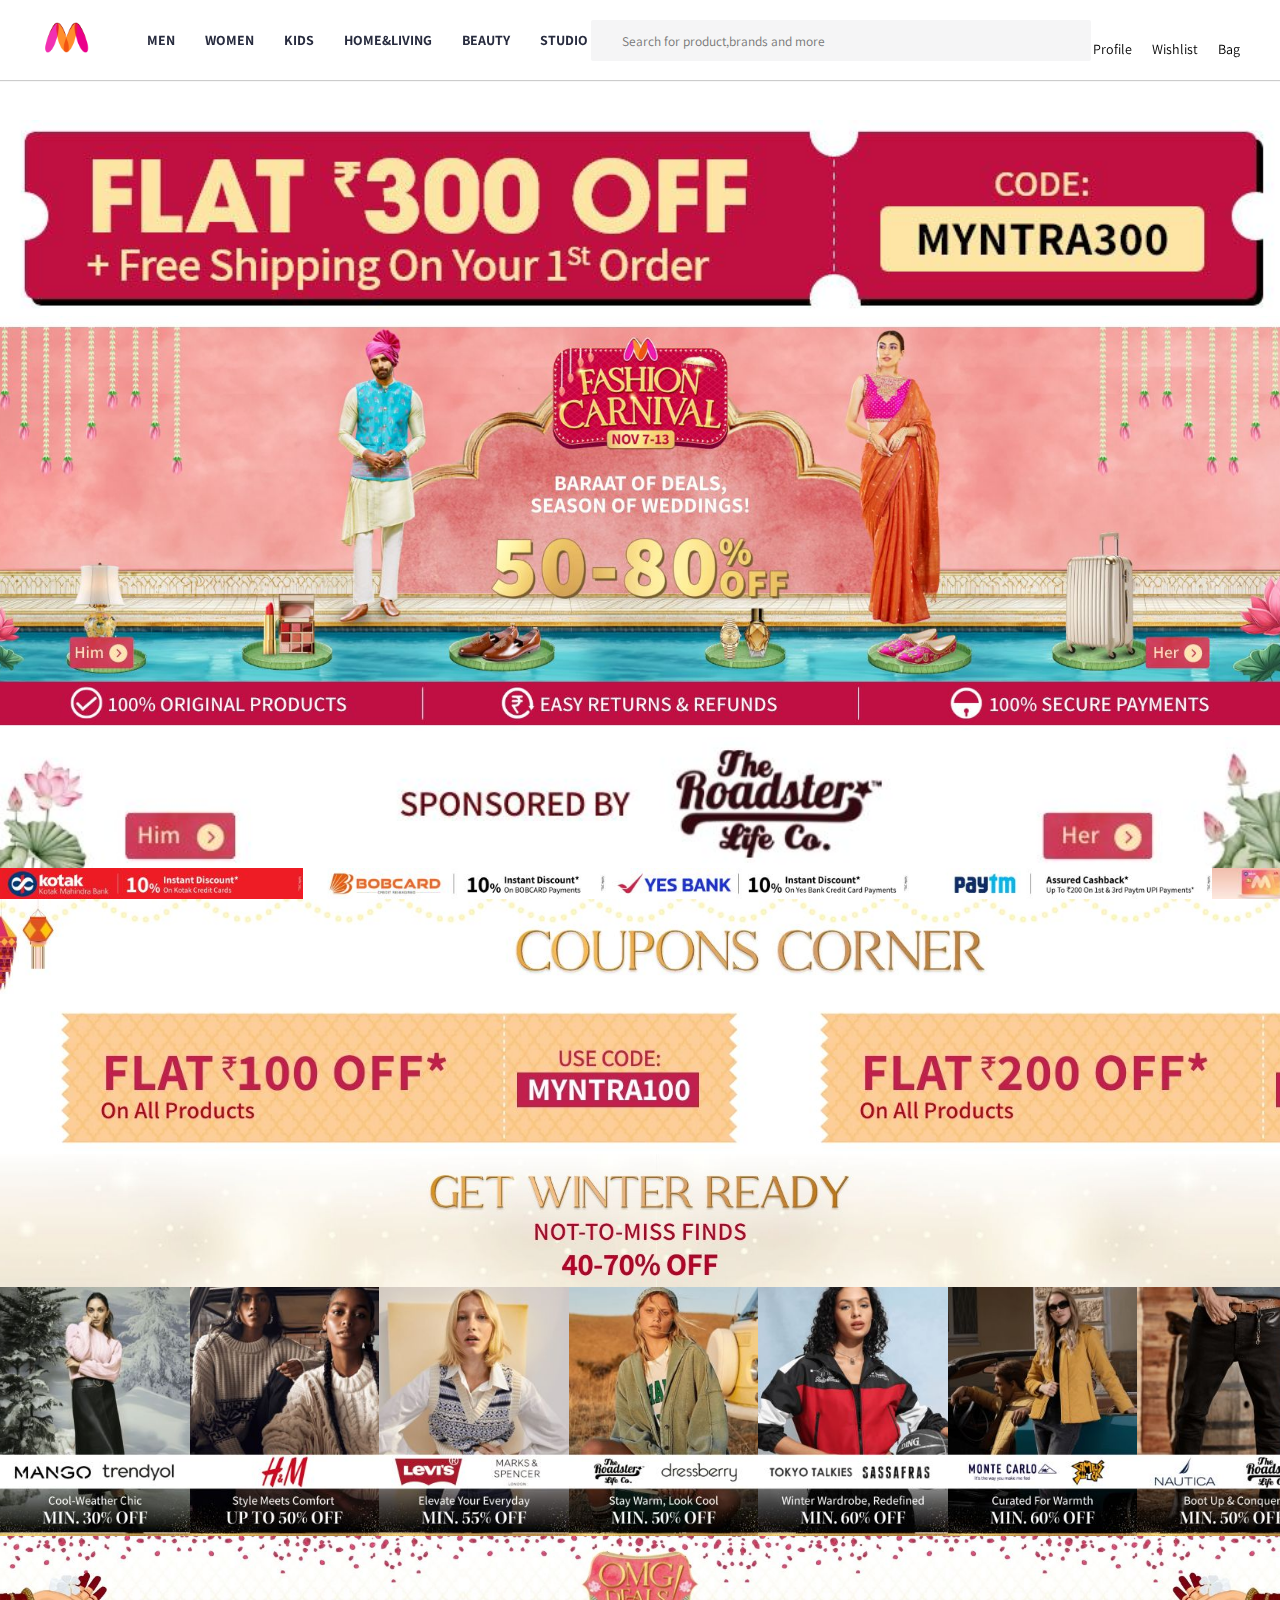
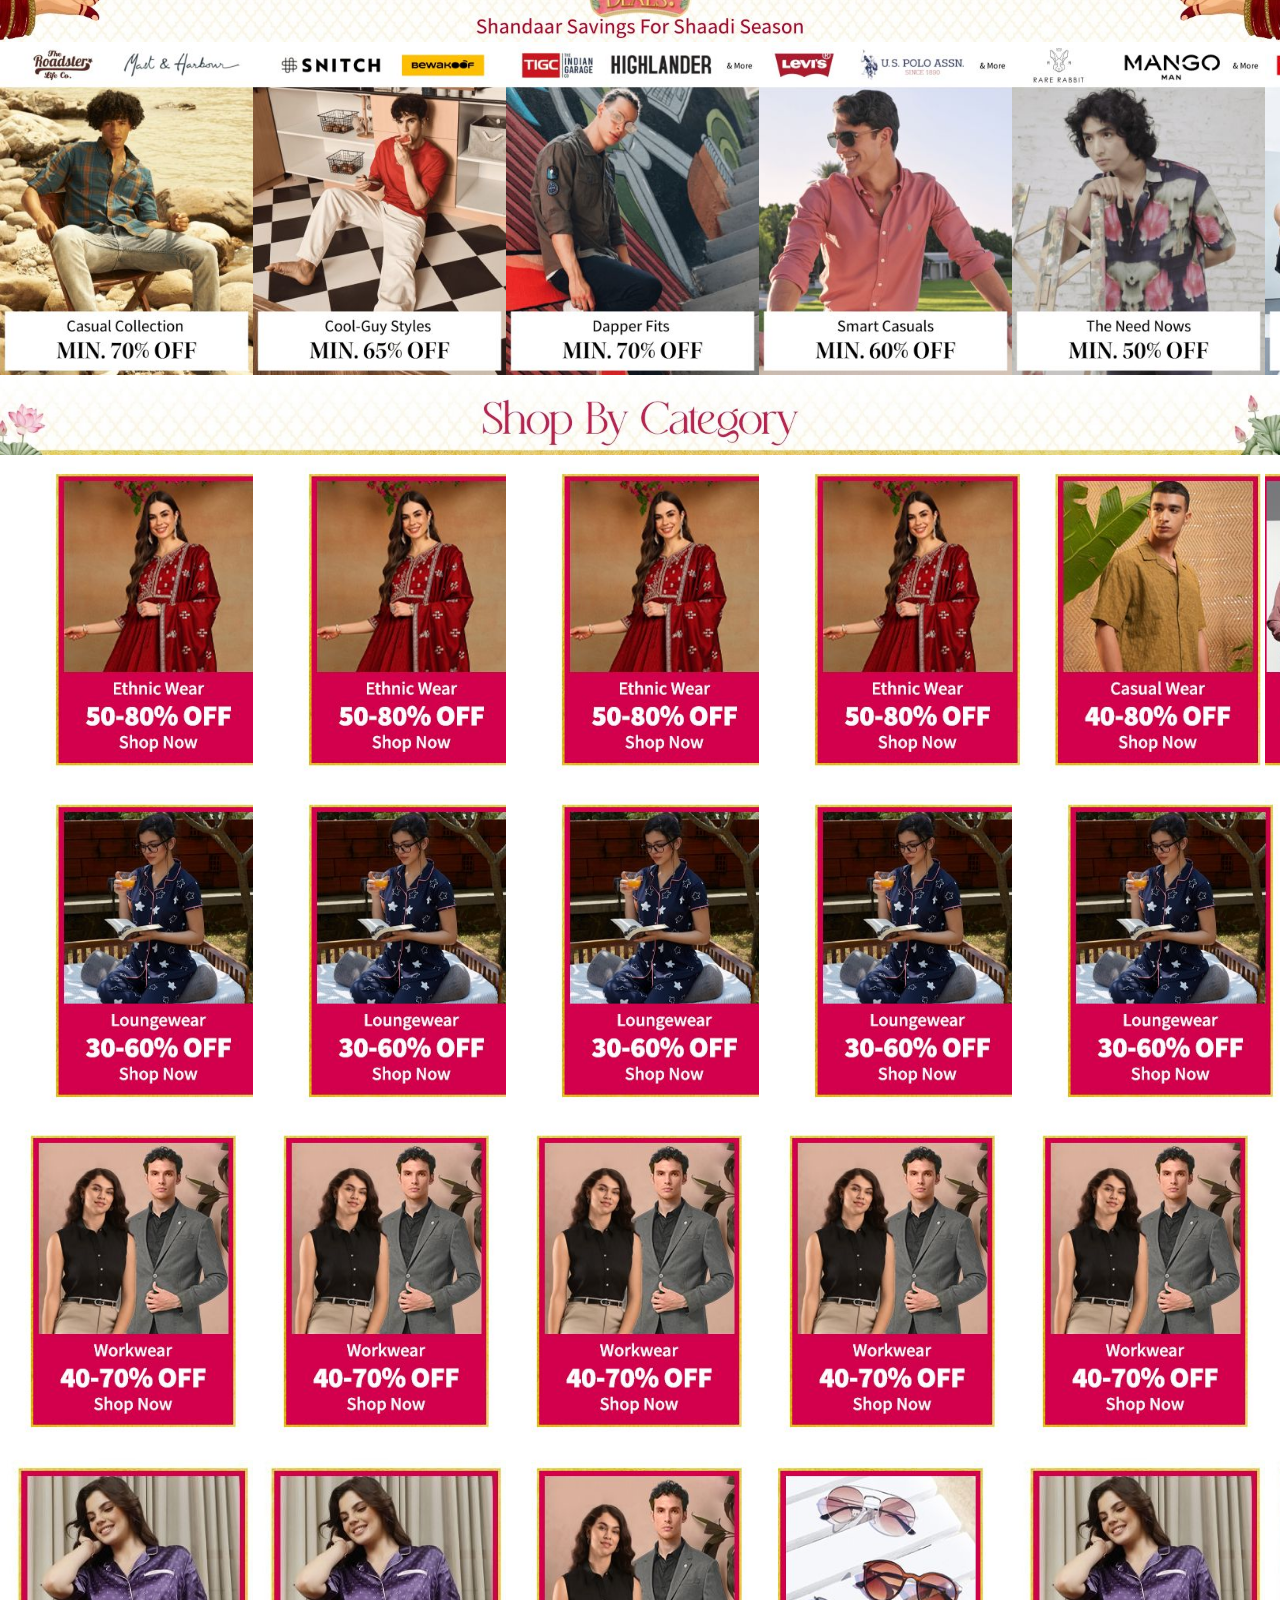
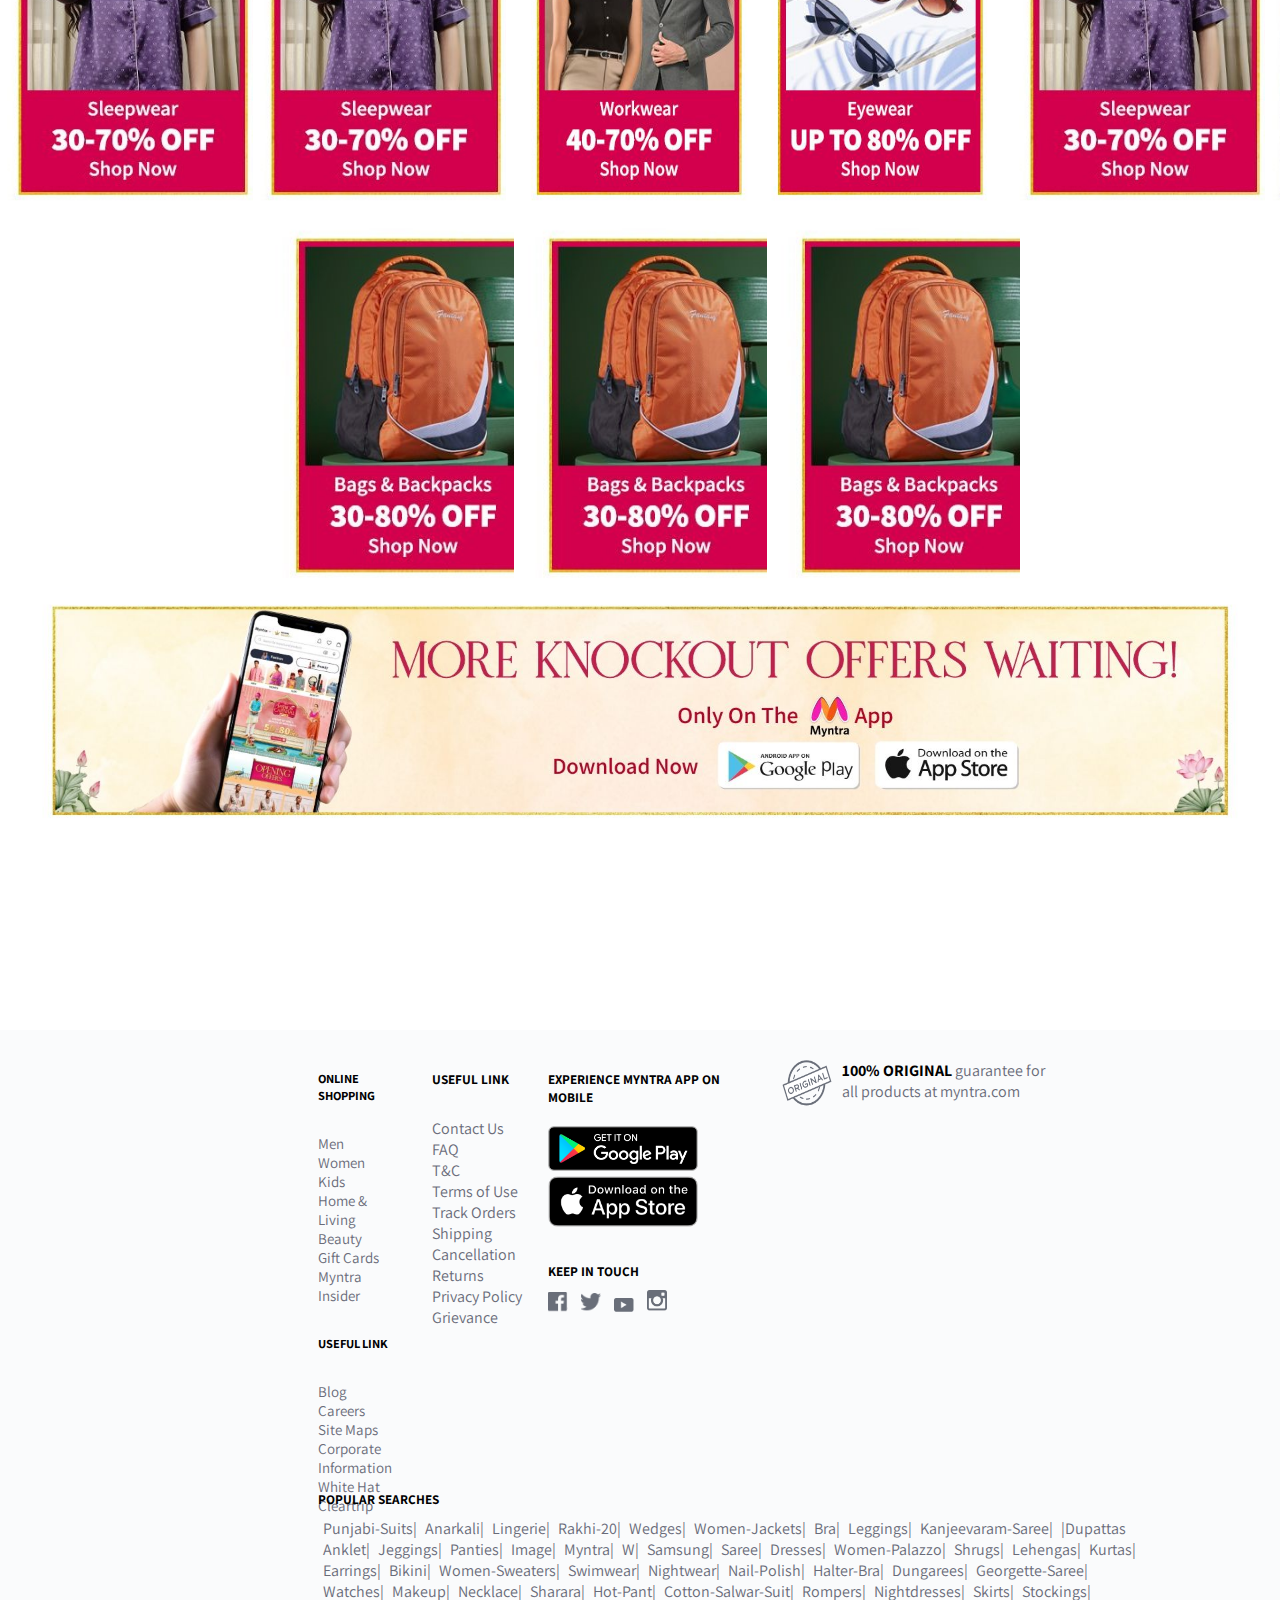
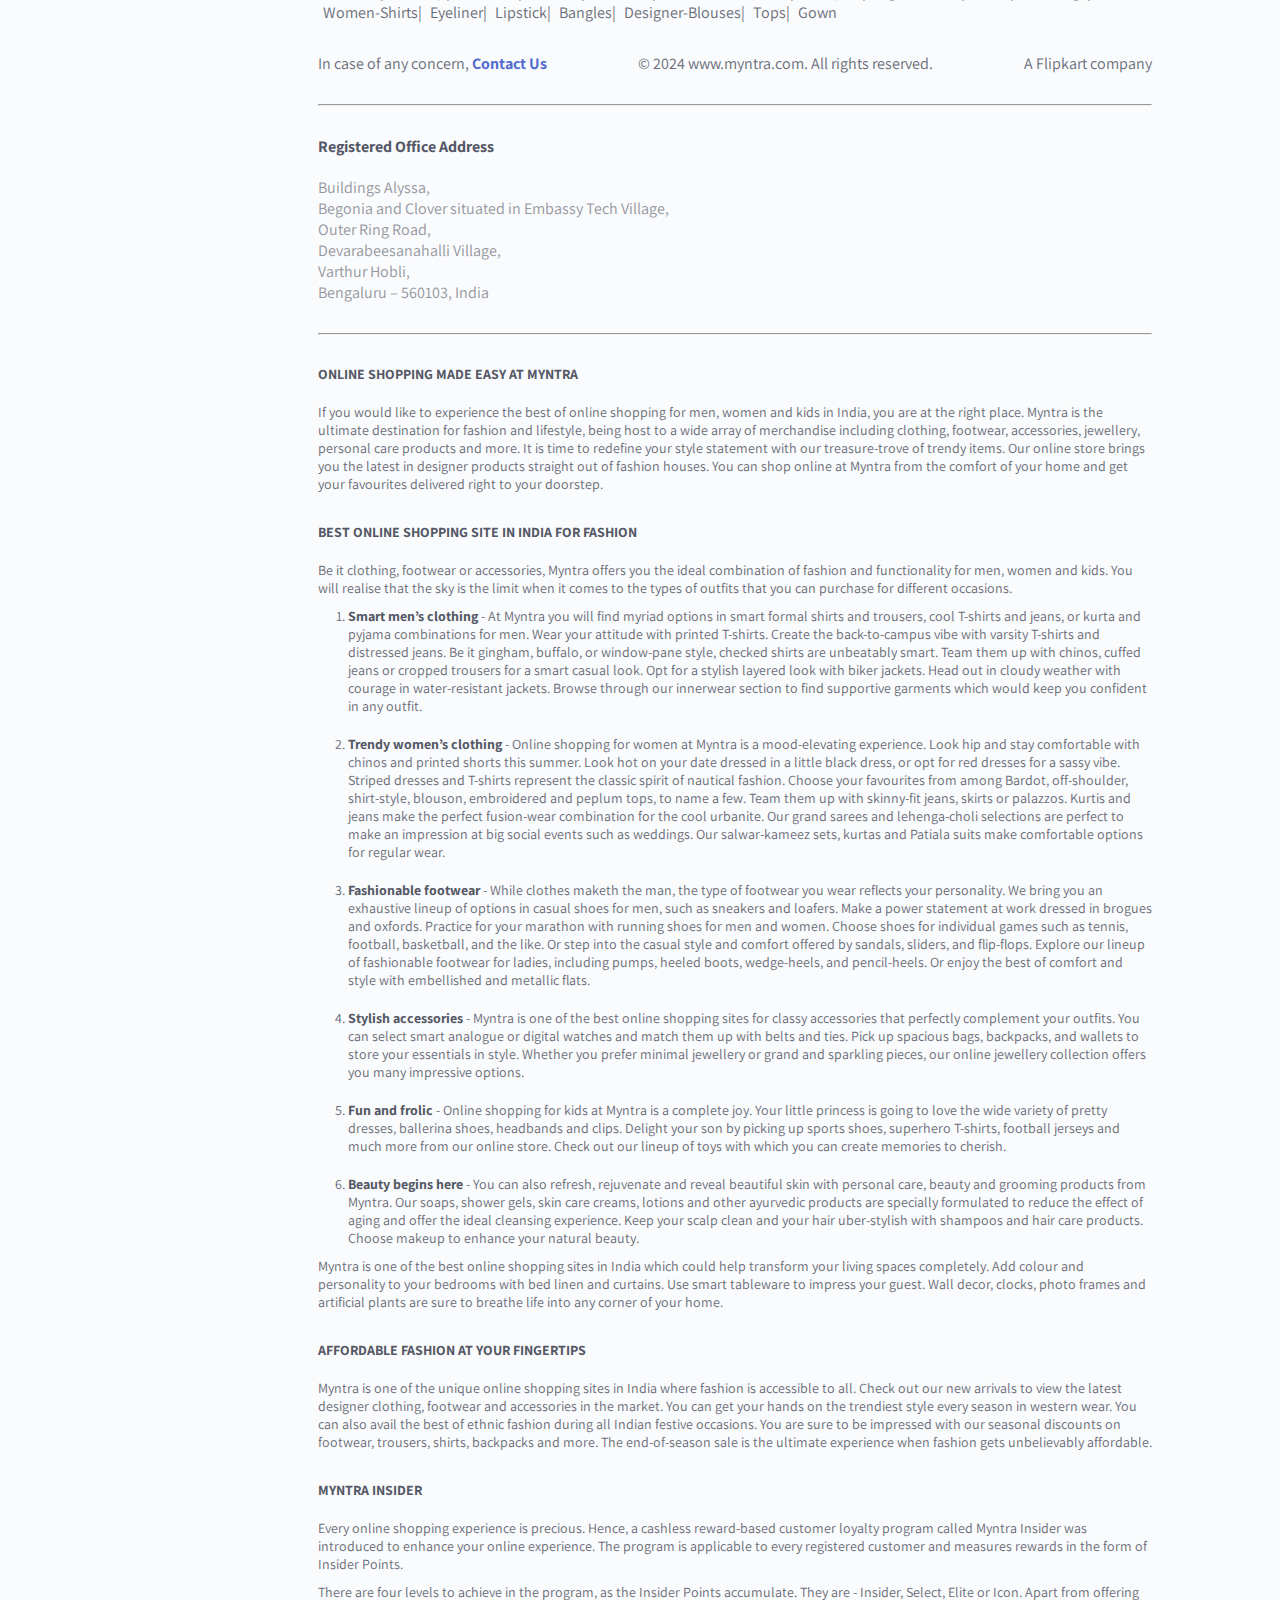
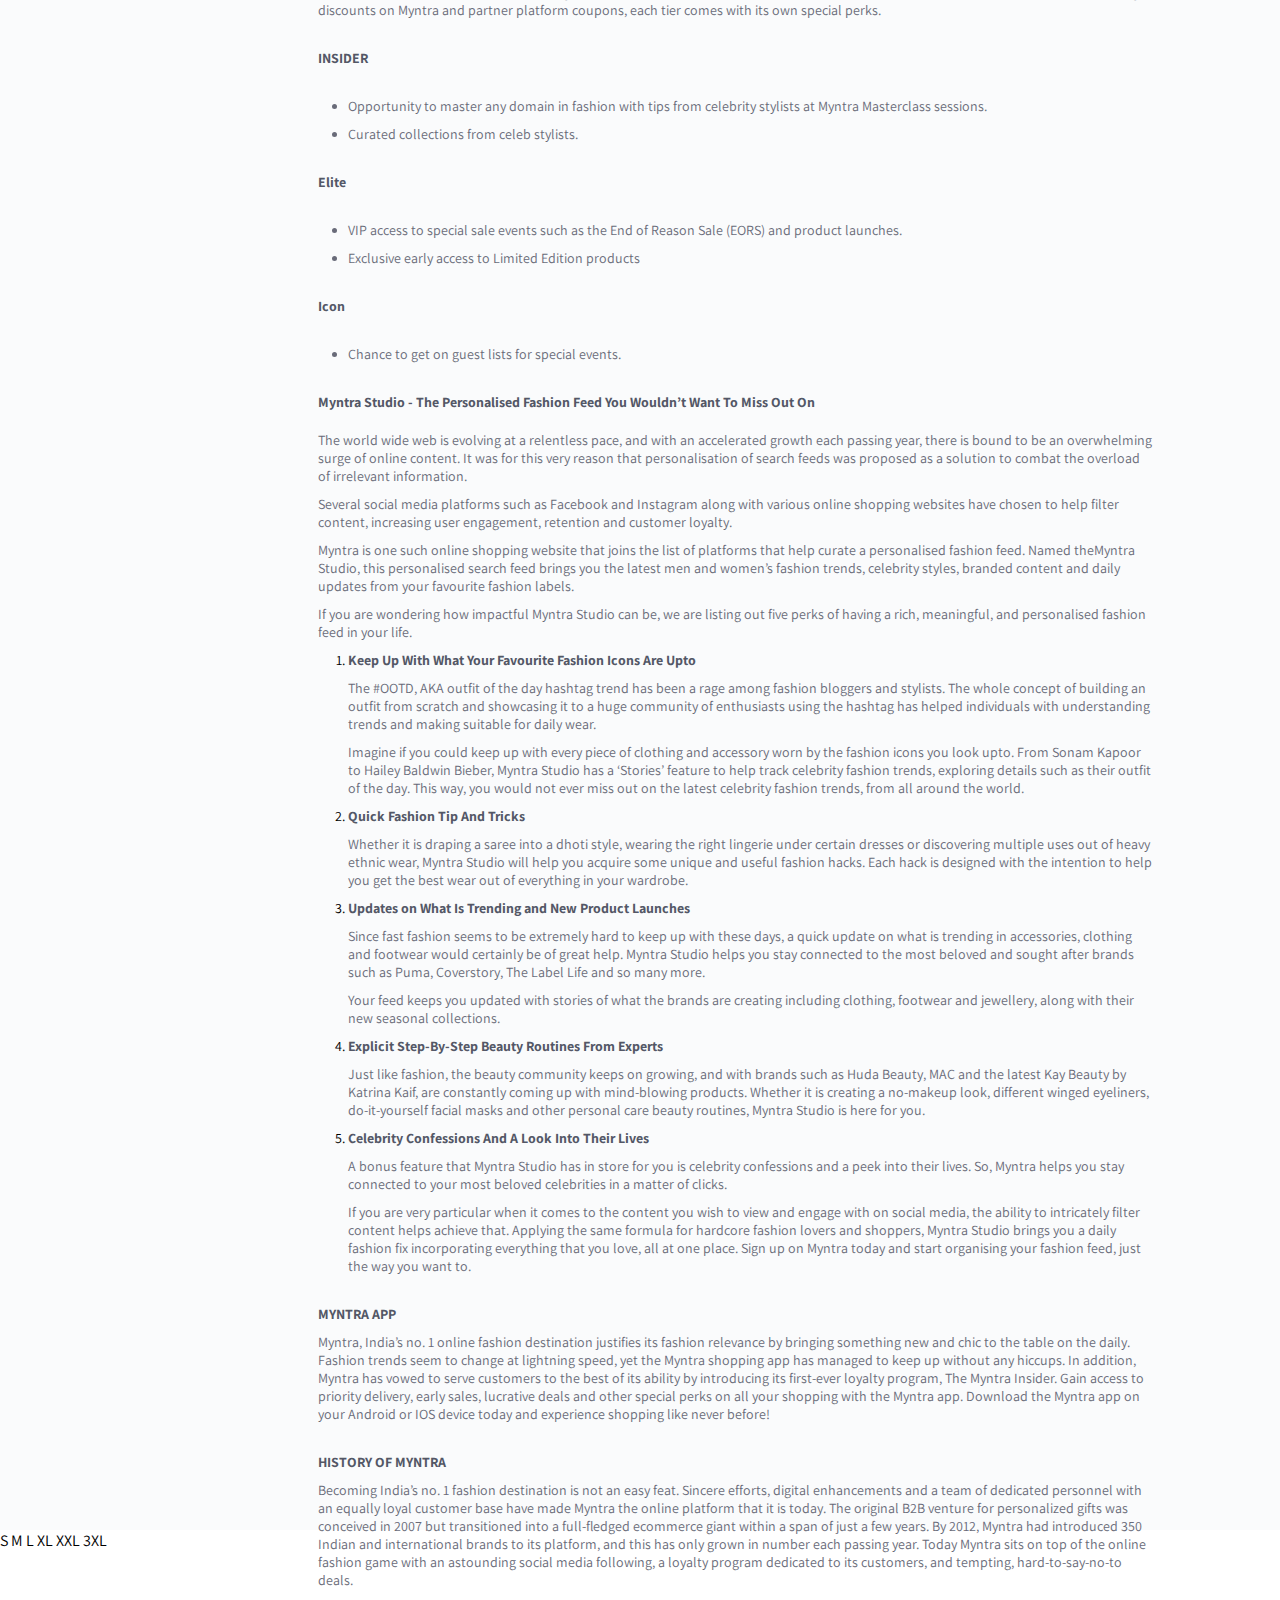
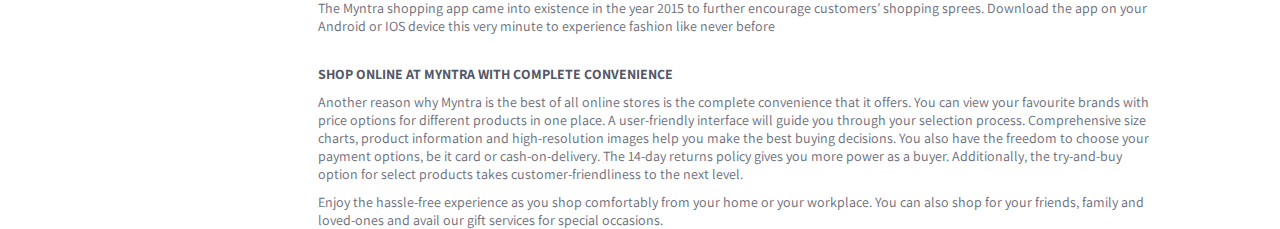
<file: index.html>
<!DOCTYPE html>
<html lang="en">
<head>
    <meta charset="UTF-8">
    <meta name="viewport" content="width=device-width, initial-scale=1.0">
    <title>Myntra</title>
    <link rel="stylesheet" href="css/style.css">
    <link rel="preconnect" href="https://fonts.googleapis.com">
<link rel="preconnect" href="https://fonts.gstatic.com" crossorigin>
<link href="https://fonts.googleapis.com/css2?family=Assistant:wght@200..800&display=swap" rel="stylesheet">
    <link rel="stylesheet" href="https://cdnjs.cloudflare.com/ajax/libs/font-awesome/6.6.0/css/all.min.css" integrity="sha512-Kc323vGBEqzTmouAECnVceyQqyqdsSiqLQISBL29aUW4U/M7pSPA/gEUZQqv1cwx4OnYxTxve5UMg5GT6L4JJg==" crossorigin="anonymous" referrerpolicy="no-referrer" />
</head>
<body>
    <div class="main">
        <!--header section start-->
        <div class="header">
        <div class="logo">
            <a href="index.html"><img src="logo/myntra-1200x900.webp"/></a>
        </div>
        <div class="nav-bar">
               <div class="men"><div class="men-text"> MEN</div>
                <div class="men-part">
                    <div class="topwear">
                      <ul>
                      <li style="color: #FF547C;font-weight: bold;"> Topwear</li>
                      <a href="tshirt.html"> <li> T-Shirt</li></a>
                      <a href="tshirt.html"> <li> Casual Shirts</li></a>
                      <a href="tshirt.html"> <li> Formal Shirts</li></a>
                       <li>SweatShirts</li>
                       <li>Sweaters</li>
                       <li>Jackets</li>
                       <li>Blazers & Coats</li>
                       <li>Suits</li>
                       <li> Rain Jackets</li>
                      </ul>
                      <hr style="margin-top: 5px; margin-bottom: 5px; border: #EAEAEC 0.5px solid;">
                      <ul>
                      <li >Indian & festival wear</li>
                      <li> kurtas & kurtas set</li>
                      <li> sherwanis</li>
                      <li> nehru jackets</li>
                      <li>dhotis</li>
                    </ul>
                    </div>
                    <div class="topwear" style="background-color:#F5F5F6">
                        <ul >
                            <li style="color: #FF547C;font-weight: bold;">Bottomwear</li>
                            <li>jeans</li>
                            <li> casual trousers</li>
                            <li> formal trousers</li>
                            <li>shorts</li>
                            <li>track pants & joggers</li>
                          </ul>
                          <hr style="margin-top: 5px; margin-bottom: 5px;border: #EAEAEC 0.5px solid;">
                          <ul>
                            <li style="color: #FF547C;font-weight: bold;">Innerwear & sleepwear</li>
                            <li>briefs & trucks</li>
                            <li> boxers</li>
                            <li> vests</li>
                            <li>sleepwear & loungewear</li>
                            <li>thermals</li>
                          </ul>
                          <hr style="margin-top: 5px; margin-bottom: 5px;border: #EAEAEC 0.5px solid;">
                          <li style="color: #FF547C;font-weight: bold;">Plus Size</li>
                          </div>
                          <div class="topwear">
                            <ul>
                            <li style="color: #FF547C;font-weight: bold;"> footwear</li>
                             <li> T-Shirt</li>
                             <li> Casual Shoes</li>
                             <li> sports Shoes</li>
                             <li> formal shoes</li>
                             <li>sneakers</li>
                             <li>sandals &  floaters</li>
                             <li>flip flop</li>
                             <li>Socks</li>
    
                            </ul>
                            <hr style="margin-top: 5px; margin-bottom: 5px;border: #EAEAEC 0.5px solid;">
                            <ul>
                                <li style="color: #FF547C;font-weight: bold;"> Personal Care & grooming</li>
                                <li style="color: #FF547C;font-weight: bold;"> Sunglasses & frames</li>
                                <li style="color: #FF547C;font-weight: bold;"> watches</li>
                          </ul>
                          </div>
                          <div class="topwear" style="background-color:#F5F5F6">
                            <ul>
                            <li style="color: #FF547C;font-weight: bold; "> Sports & active wear</li>
                             <li> sports shoes</li>
                             <li> sports sandals</li>
                             <li> active T-Shirts</li>
                             <li>track pants & shorts</li>
                             <li>tracksuits</li>
                             <li>Jackets & SweatShirts</li>
                             <li>sports accessories</li>
                             <li>Swimwear</li>
                            </ul>
                            <hr style="margin-top: 5px; margin-bottom: 5px; border: #EAEAEC 0.5px solid;">
                            <ul>
                            <li style="color: #FF547C;font-weight: bold;"> gadgets</li>
                            <li >smart wearables</li>
                            <li> fitness gadgets</li>
                            <li> headphones</li>
                            <li> speakers</li>
                          </ul>
                          </div>
                          <div class="topwear">
                            <ul>
                            <li style="color: #FF547C;font-weight: bold;">fashion accessories</li>
                             <li> wallets</li>
                             <li> belts</li>
                             <li>perfume & body mists</li>
                             <li>trimmers</li>
                             <li>deodorants</li>
                             <li>ties,cufflinks & pocket squares</li>
                             <li>accessory gifts sets</li>
                             <li>caps & hats</li>
                             <li>muffers,scarves & gloves</li>
                             
                            </ul>
                            <hr style="margin-top: 5px; margin-bottom: 5px; border: #EAEAEC 0.5px solid;" >
                            <ul>
                              <li style="color: #FF547C;font-weight: bold;">bags & backpacks</li>
                              <li style="color: #FF547C;font-weight: bold;">luggages & trolleys</li>
                              
                          </ul>
                          </div>
                    </div>
                    </div>
             
               <!-- women header start -->
               <div class="women"><div class="women-text">WOMEN</div>
                <div class="men-part">
                  <div class="topwear">
                    <ul>
                    <li style="color: #FF547C;font-weight: bold;"> Topwear</li>
                    <a href="tshirt.html"> <li> T-Shirt</li></a>
                    <a href="tshirt.html"> <li> Casual Shirts</li></a>
                    <a href="tshirt.html"> <li> Formal Shirts</li></a>
                     <li>SweatShirts</li>
                     <li>Sweaters</li>
                     <li>Jackets</li>
                     <li>Blazers & Coats</li>
                     <li>Suits</li>
                     <li> Rain Jackets</li>
                    </ul>
                    <hr style="margin-top: 5px; margin-bottom: 5px; border: #EAEAEC 0.5px solid;">
                    <ul>
                    <li >Indian & festival wear</li>
                    <li> kurtas & kurtas set</li>
                    <li> sherwanis</li>
                    <li> nehru jackets</li>
                    <li>dhotis</li>
                  </ul>
                  </div>
                  <div class="topwear" style="background-color:#F5F5F6">
                      <ul >
                          <li style="color: #FF547C;font-weight: bold;">Bottomwear</li>
                          <li>jeans</li>
                          <li> casual trousers</li>
                          <li> formal trousers</li>
                          <li>shorts</li>
                          <li>track pants & joggers</li>
                        </ul>
                        <hr style="margin-top: 5px; margin-bottom: 5px;border: #EAEAEC 0.5px solid;">
                        <ul>
                          <li style="color: #FF547C;font-weight: bold;">Innerwear & sleepwear</li>
                          <li>briefs & trucks</li>
                          <li> boxers</li>
                          <li> vests</li>
                          <li>sleepwear & loungewear</li>
                          <li>thermals</li>
                        </ul>
                        <hr style="margin-top: 5px; margin-bottom: 5px;border: #EAEAEC 0.5px solid;">
                        <li style="color: #FF547C;font-weight: bold;">Plus Size</li>
                        </div>
                        <div class="topwear">
                          <ul>
                          <li style="color: #FF547C;font-weight: bold;"> footwear</li>
                           <li> T-Shirt</li>
                           <li> Casual Shoes</li>
                           <li> sports Shoes</li>
                           <li> formal shoes</li>
                           <li>sneakers</li>
                           <li>sandals &  floaters</li>
                           <li>flip flop</li>
                           <li>Socks</li>
  
                          </ul>
                          <hr style="margin-top: 5px; margin-bottom: 5px;border: #EAEAEC 0.5px solid;">
                          <ul>
                              <li style="color: #FF547C;font-weight: bold;"> Personal Care & grooming</li>
                              <li style="color: #FF547C;font-weight: bold;"> Sunglasses & frames</li>
                              <li style="color: #FF547C;font-weight: bold;"> watches</li>
                        </ul>
                        </div>
                        <div class="topwear" style="background-color:#F5F5F6">
                          <ul>
                          <li style="color: #FF547C;font-weight: bold; "> Sports & active wear</li>
                           <li> sports shoes</li>
                           <li> sports sandals</li>
                           <li> active T-Shirts</li>
                           <li>track pants & shorts</li>
                           <li>tracksuits</li>
                           <li>Jackets & SweatShirts</li>
                           <li>sports accessories</li>
                           <li>Swimwear</li>
                          </ul>
                          <hr style="margin-top: 5px; margin-bottom: 5px; border: #EAEAEC 0.5px solid;">
                          <ul>
                          <li style="color: #FF547C;font-weight: bold;"> gadgets</li>
                          <li >smart wearables</li>
                          <li> fitness gadgets</li>
                          <li> headphones</li>
                          <li> speakers</li>
                        </ul>
                        </div>
                        <div class="topwear">
                          <ul>
                          <li style="color: #FF547C;font-weight: bold;">fashion accessories</li>
                           <li> wallets</li>
                           <li> belts</li>
                           <li>perfume & body mists</li>
                           <li>trimmers</li>
                           <li>deodorants</li>
                           <li>ties,cufflinks & pocket squares</li>
                           <li>accessory gifts sets</li>
                           <li>caps & hats</li>
                           <li>muffers,scarves & gloves</li>
                           
                          </ul>
                          <hr style="margin-top: 5px; margin-bottom: 5px; border: #EAEAEC 0.5px solid;" >
                          <ul>
                            <li style="color: #FF547C;font-weight: bold;">bags & backpacks</li>
                            <li style="color: #FF547C;font-weight: bold;">luggages & trolleys</li>
                            
                        </ul>
                        </div>
                  </div>
               </div>
               <div class="kids"><div class="women-text">KIDS</div>
                <div class="men-part">
                  <div class="topwear">
                    <ul>
                    <li style="color: #FF547C;font-weight: bold;"> Topwear</li>
                    <a href="tshirt.html"> <li> T-Shirt</li></a>
                    <a href="tshirt.html"> <li> Casual Shirts</li></a>
                    <a href="tshirt.html"> <li> Formal Shirts</li></a>
                     <li>SweatShirts</li>
                     <li>Sweaters</li>
                     <li>Jackets</li>
                     <li>Blazers & Coats</li>
                     <li>Suits</li>
                     <li> Rain Jackets</li>
                    </ul>
                    <hr style="margin-top: 5px; margin-bottom: 5px; border: #EAEAEC 0.5px solid;">
                    <ul>
                    <li >Indian & festival wear</li>
                    <li> kurtas & kurtas set</li>
                    <li> sherwanis</li>
                    <li> nehru jackets</li>
                    <li>dhotis</li>
                  </ul>
                  </div>
                  <div class="topwear" style="background-color:#F5F5F6">
                      <ul >
                          <li style="color: #FF547C;font-weight: bold;">Bottomwear</li>
                          <li>jeans</li>
                          <li> casual trousers</li>
                          <li> formal trousers</li>
                          <li>shorts</li>
                          <li>track pants & joggers</li>
                        </ul>
                        <hr style="margin-top: 5px; margin-bottom: 5px;border: #EAEAEC 0.5px solid;">
                        <ul>
                          <li style="color: #FF547C;font-weight: bold;">Innerwear & sleepwear</li>
                          <li>briefs & trucks</li>
                          <li> boxers</li>
                          <li> vests</li>
                          <li>sleepwear & loungewear</li>
                          <li>thermals</li>
                        </ul>
                        <hr style="margin-top: 5px; margin-bottom: 5px;border: #EAEAEC 0.5px solid;">
                        <li style="color: #FF547C;font-weight: bold;">Plus Size</li>
                        </div>
                        <div class="topwear">
                          <ul>
                          <li style="color: #FF547C;font-weight: bold;"> footwear</li>
                           <li> T-Shirt</li>
                           <li> Casual Shoes</li>
                           <li> sports Shoes</li>
                           <li> formal shoes</li>
                           <li>sneakers</li>
                           <li>sandals &  floaters</li>
                           <li>flip flop</li>
                           <li>Socks</li>
  
                          </ul>
                          <hr style="margin-top: 5px; margin-bottom: 5px;border: #EAEAEC 0.5px solid;">
                          <ul>
                              <li style="color: #FF547C;font-weight: bold;"> Personal Care & grooming</li>
                              <li style="color: #FF547C;font-weight: bold;"> Sunglasses & frames</li>
                              <li style="color: #FF547C;font-weight: bold;"> watches</li>
                        </ul>
                        </div>
                        <div class="topwear" style="background-color:#F5F5F6">
                          <ul>
                          <li style="color: #FF547C;font-weight: bold; "> Sports & active wear</li>
                           <li> sports shoes</li>
                           <li> sports sandals</li>
                           <li> active T-Shirts</li>
                           <li>track pants & shorts</li>
                           <li>tracksuits</li>
                           <li>Jackets & SweatShirts</li>
                           <li>sports accessories</li>
                           <li>Swimwear</li>
                          </ul>
                          <hr style="margin-top: 5px; margin-bottom: 5px; border: #EAEAEC 0.5px solid;">
                          <ul>
                          <li style="color: #FF547C;font-weight: bold;"> gadgets</li>
                          <li >smart wearables</li>
                          <li> fitness gadgets</li>
                          <li> headphones</li>
                          <li> speakers</li>
                        </ul>
                        </div>
                        <div class="topwear">
                          <ul>
                          <li style="color: #FF547C;font-weight: bold;">fashion accessories</li>
                           <li> wallets</li>
                           <li> belts</li>
                           <li>perfume & body mists</li>
                           <li>trimmers</li>
                           <li>deodorants</li>
                           <li>ties,cufflinks & pocket squares</li>
                           <li>accessory gifts sets</li>
                           <li>caps & hats</li>
                           <li>muffers,scarves & gloves</li>
                           
                          </ul>
                          <hr style="margin-top: 5px; margin-bottom: 5px; border: #EAEAEC 0.5px solid;" >
                          <ul>
                            <li style="color: #FF547C;font-weight: bold;">bags & backpacks</li>
                            <li style="color: #FF547C;font-weight: bold;">luggages & trolleys</li>
                            
                        </ul>
                        </div>
                  </div>
               </div>
               <div class="home"><div class="women-text">HOME&LIVING</div>
                <div class="men-part">
                  <div class="topwear">
                    <ul>
                    <li style="color: #FF547C;font-weight: bold;"> Topwear</li>
                    <a href="tshirt.html"> <li> T-Shirt</li></a>
                    <a href="tshirt.html"> <li> Casual Shirts</li></a>
                    <a href="tshirt.html"> <li> Formal Shirts</li></a>
                     <li>SweatShirts</li>
                     <li>Sweaters</li>
                     <li>Jackets</li>
                     <li>Blazers & Coats</li>
                     <li>Suits</li>
                     <li> Rain Jackets</li>
                    </ul>
                    <hr style="margin-top: 5px; margin-bottom: 5px; border: #EAEAEC 0.5px solid;">
                    <ul>
                    <li >Indian & festival wear</li>
                    <li> kurtas & kurtas set</li>
                    <li> sherwanis</li>
                    <li> nehru jackets</li>
                    <li>dhotis</li>
                  </ul>
                  </div>
                  <div class="topwear" style="background-color:#F5F5F6">
                      <ul >
                          <li style="color: #FF547C;font-weight: bold;">Bottomwear</li>
                          <li>jeans</li>
                          <li> casual trousers</li>
                          <li> formal trousers</li>
                          <li>shorts</li>
                          <li>track pants & joggers</li>
                        </ul>
                        <hr style="margin-top: 5px; margin-bottom: 5px;border: #EAEAEC 0.5px solid;">
                        <ul>
                          <li style="color: #FF547C;font-weight: bold;">Innerwear & sleepwear</li>
                          <li>briefs & trucks</li>
                          <li> boxers</li>
                          <li> vests</li>
                          <li>sleepwear & loungewear</li>
                          <li>thermals</li>
                        </ul>
                        <hr style="margin-top: 5px; margin-bottom: 5px;border: #EAEAEC 0.5px solid;">
                        <li style="color: #FF547C;font-weight: bold;">Plus Size</li>
                        </div>
                        <div class="topwear">
                          <ul>
                          <li style="color: #FF547C;font-weight: bold;"> footwear</li>
                           <li> T-Shirt</li>
                           <li> Casual Shoes</li>
                           <li> sports Shoes</li>
                           <li> formal shoes</li>
                           <li>sneakers</li>
                           <li>sandals &  floaters</li>
                           <li>flip flop</li>
                           <li>Socks</li>
  
                          </ul>
                          <hr style="margin-top: 5px; margin-bottom: 5px;border: #EAEAEC 0.5px solid;">
                          <ul>
                              <li style="color: #FF547C;font-weight: bold;"> Personal Care & grooming</li>
                              <li style="color: #FF547C;font-weight: bold;"> Sunglasses & frames</li>
                              <li style="color: #FF547C;font-weight: bold;"> watches</li>
                        </ul>
                        </div>
                        <div class="topwear" style="background-color:#F5F5F6">
                          <ul>
                          <li style="color: #FF547C;font-weight: bold; "> Sports & active wear</li>
                           <li> sports shoes</li>
                           <li> sports sandals</li>
                           <li> active T-Shirts</li>
                           <li>track pants & shorts</li>
                           <li>tracksuits</li>
                           <li>Jackets & SweatShirts</li>
                           <li>sports accessories</li>
                           <li>Swimwear</li>
                          </ul>
                          <hr style="margin-top: 5px; margin-bottom: 5px; border: #EAEAEC 0.5px solid;">
                          <ul>
                          <li style="color: #FF547C;font-weight: bold;"> gadgets</li>
                          <li >smart wearables</li>
                          <li> fitness gadgets</li>
                          <li> headphones</li>
                          <li> speakers</li>
                        </ul>
                        </div>
                        <div class="topwear">
                          <ul>
                          <li style="color: #FF547C;font-weight: bold;">fashion accessories</li>
                           <li> wallets</li>
                           <li> belts</li>
                           <li>perfume & body mists</li>
                           <li>trimmers</li>
                           <li>deodorants</li>
                           <li>ties,cufflinks & pocket squares</li>
                           <li>accessory gifts sets</li>
                           <li>caps & hats</li>
                           <li>muffers,scarves & gloves</li>
                           
                          </ul>
                          <hr style="margin-top: 5px; margin-bottom: 5px; border: #EAEAEC 0.5px solid;" >
                          <ul>
                            <li style="color: #FF547C;font-weight: bold;">bags & backpacks</li>
                            <li style="color: #FF547C;font-weight: bold;">luggages & trolleys</li>
                            
                        </ul>
                        </div>
                  </div>
               </div>
               <div class="beauty"><div class="women-text">BEAUTY</div>
                <div class="men-part">
                  <div class="topwear">
                    <ul>
                    <li style="color: #FF547C;font-weight: bold;"> Topwear</li>
                    <a href="tshirt.html"> <li> T-Shirt</li></a>
                    <a href="tshirt.html"> <li> Casual Shirts</li></a>
                    <a href="tshirt.html"> <li> Formal Shirts</li></a>
                     <li>SweatShirts</li>
                     <li>Sweaters</li>
                     <li>Jackets</li>
                     <li>Blazers & Coats</li>
                     <li>Suits</li>
                     <li> Rain Jackets</li>
                    </ul>
                    <hr style="margin-top: 5px; margin-bottom: 5px; border: #EAEAEC 0.5px solid;">
                    <ul>
                    <li >Indian & festival wear</li>
                    <li> kurtas & kurtas set</li>
                    <li> sherwanis</li>
                    <li> nehru jackets</li>
                    <li>dhotis</li>
                  </ul>
                  </div>
                  <div class="topwear" style="background-color:#F5F5F6">
                      <ul >
                          <li style="color: #FF547C;font-weight: bold;">Bottomwear</li>
                          <li>jeans</li>
                          <li> casual trousers</li>
                          <li> formal trousers</li>
                          <li>shorts</li>
                          <li>track pants & joggers</li>
                        </ul>
                        <hr style="margin-top: 5px; margin-bottom: 5px;border: #EAEAEC 0.5px solid;">
                        <ul>
                          <li style="color: #FF547C;font-weight: bold;">Innerwear & sleepwear</li>
                          <li>briefs & trucks</li>
                          <li> boxers</li>
                          <li> vests</li>
                          <li>sleepwear & loungewear</li>
                          <li>thermals</li>
                        </ul>
                        <hr style="margin-top: 5px; margin-bottom: 5px;border: #EAEAEC 0.5px solid;">
                        <li style="color: #FF547C;font-weight: bold;">Plus Size</li>
                        </div>
                        <div class="topwear">
                          <ul>
                          <li style="color: #FF547C;font-weight: bold;"> footwear</li>
                           <li> T-Shirt</li>
                           <li> Casual Shoes</li>
                           <li> sports Shoes</li>
                           <li> formal shoes</li>
                           <li>sneakers</li>
                           <li>sandals &  floaters</li>
                           <li>flip flop</li>
                           <li>Socks</li>
  
                          </ul>
                          <hr style="margin-top: 5px; margin-bottom: 5px;border: #EAEAEC 0.5px solid;">
                          <ul>
                              <li style="color: #FF547C;font-weight: bold;"> Personal Care & grooming</li>
                              <li style="color: #FF547C;font-weight: bold;"> Sunglasses & frames</li>
                              <li style="color: #FF547C;font-weight: bold;"> watches</li>
                        </ul>
                        </div>
                        <div class="topwear" style="background-color:#F5F5F6">
                          <ul>
                          <li style="color: #FF547C;font-weight: bold; "> Sports & active wear</li>
                           <li> sports shoes</li>
                           <li> sports sandals</li>
                           <li> active T-Shirts</li>
                           <li>track pants & shorts</li>
                           <li>tracksuits</li>
                           <li>Jackets & SweatShirts</li>
                           <li>sports accessories</li>
                           <li>Swimwear</li>
                          </ul>
                          <hr style="margin-top: 5px; margin-bottom: 5px; border: #EAEAEC 0.5px solid;">
                          <ul>
                          <li style="color: #FF547C;font-weight: bold;"> gadgets</li>
                          <li >smart wearables</li>
                          <li> fitness gadgets</li>
                          <li> headphones</li>
                          <li> speakers</li>
                        </ul>
                        </div>
                        <div class="topwear">
                          <ul>
                          <li style="color: #FF547C;font-weight: bold;">fashion accessories</li>
                           <li> wallets</li>
                           <li> belts</li>
                           <li>perfume & body mists</li>
                           <li>trimmers</li>
                           <li>deodorants</li>
                           <li>ties,cufflinks & pocket squares</li>
                           <li>accessory gifts sets</li>
                           <li>caps & hats</li>
                           <li>muffers,scarves & gloves</li>
                           
                          </ul>
                          <hr style="margin-top: 5px; margin-bottom: 5px; border: #EAEAEC 0.5px solid;" >
                          <ul>
                            <li style="color: #FF547C;font-weight: bold;">bags & backpacks</li>
                            <li style="color: #FF547C;font-weight: bold;">luggages & trolleys</li>
                            
                        </ul>
                        </div>
                  </div>
               </div>
               <div class="studio"><div class="women-text">STUDIO</div>
                
                  </div>
          
            </div>
        <div class="searchbar">
            <div class="search-icon"> <i class="fa-solid fa-magnifying-glass"></i></div>
            <div>
                <input type="text" placeholder="Search for product,brands and more">
            </div>
        </div>
        <div class="account">
            <div class="profile"><a href="https://www.myntra.com/giftcard"></a><i class="fa-regular fa-user"></i><br>Profile</div>
            <div class="wishlist"><a href="https://www.myntra.com/wishlist"><i class="fa-regular fa-heart"></i><br>Wishlist</a></div>
            <div class="bag"><a href="https://www.myntra.com/checkout/cart"><i class="fa-solid fa-bag-shopping"></i><br>Bag</a></div>
        </div>
    </div>
    <!--header section end-->
    <!--body section start-->
    <div class="body">
        <div class="top">
           <img src="images/1.jpg" style="width: 333px;">
           <img src="images/2.jpg"style="width: 333px;">
           <img src="images/3.jpg"style="width: 333px;">
           <img src="images/4.jpg"style="width: 333px;">
        </div>
        <div class="topnext1">
            <img src="images/banner.jpg" style="width:710px;">
            <img src="images/banner2.jpg" style="width:710px;">
        </div>
        <div class="topnext1">
            <img src="images/f78c2c2b-3674-40a7-8079-ea0925250f941730868992012-Sponsor-Strip_980x100_1--1-.jpg"style="width:710px;">
            <img src="images/1ca30252-5e5c-4375-b226-768c8f2531901730868991992-Sponsor-Strip_980x100_2.jpg"style="width:710px;">
        </div>
        <div class="bank">
            <img src="images/he4FRsr8_8382fb7092d54b668f64db2338cb9bb3.jpg">
            <img src="images/5esQhR7g_f0039ad29aaf46b196ed924585e8ecde.jpg">
            <img src="images/stN1AcY2_592201e9ce6e4894a3314bc57e8d4b5e.jpg">
            <img src="images/rRGfJIU6_cfe897585b274e70b0e18170082c00fc.jpg">
            <img src="images/fKZUzCWR_9663c31a6ce547a8a186ee2b01d1a2aa.jpg">
        </div>
        <div class="coupan">
            <img src="images/56b0f966-2b95-4a4d-a268-1dcf494904f51729500354340-COUPONS-CORNER.jpg" style="width:1519px">
            <div class="coupan-code">
            <img src="images/cdf3c232-c1d7-42f8-9198-a199d40e754e1730143733621-MYNTRA100.jpg">
            <img src="images/619e224b-c310-4fba-be78-9b8e39ce751f1730143733653-MYNTRA200.jpg">
        </div>
        </div>
        <div class="sale">
            <img src="images/12356b14-759f-4132-bc7e-2d203afc952b1729245835769-Get-Winter-Ready--1-.jpg" style="width:100%;"> </div>
            <div class="sale-part">
            <img src="images/Nu2e2Kt8_ffd035a2f446479a9ffde6db35bb4906.jpeg">
            <img src="images/9mPqaUL3_81db2226481341789af513993a6c57e8.jpeg">
            <img src="images/QrSiaeDt_c985a27686bf48139177be9696c0e71c.jpeg">
            <img src="images/ojiPnxmT_e1c69e4c593e4e049889dc3a462c8233.jpeg">
            <img src="images/idfQiUc0_02a70c66d82040d9b9d0c6bad491ea70.jpeg">
            <img src="images/rBUH5NEm_c471020698ab4d7a9d685f2de625f96b.jpeg">
            <img src="images/DD8RtokO_405860993b5a46d4bc33fa24587b7662.jpeg">
            <img src="images/bYeg9aQJ_2a915cabbb6f4fb7ae54c8dc1d60227a.jpeg">
       </div>
       <div class="sale">
        <img src="images/cbcbfc6f-49bd-422c-ba53-cd1d12ca8ec11730143570543-OMG--DEALS.jpg"style="width:100%;" >
       </div>
       <div class="season">
        <img src="images/EileUif6_a1a0700ec4114d748a33d96f6897742e.jpeg">
        <img src="images/eRJfM3xa_1069046ccbcd4370ad227d2cf910f488.jpeg">
        <img SRC="images/958b4bea-3676-481e-9f8c-420b3e4dd4981726130495870-image_png_1989492659.jpeg">
        <img src="images/391b32a3-30ac-4a23-974b-f01a754875ae1726130482495-image_png_2125590105.jpeg">
        <img src="images/057a64eb-f57d-4bbf-a6c0-3c3f7f1ba99c1726130422406-image_png_1312734185.jpeg">
        <img src="images/08b0b89a-8fca-494a-9efe-e1705bc2f10a1726130408450-image_png222705097.jpeg">
       </div>
       <div class="sale">
        <img src="images/664443d4-6285-42ef-a66b-079de565d8ce1730143570607-Shop-By-Category.jpg" style="width:100%;" >
       </div>
       <div class="category">
        <img src="images/rumviYWs_98082df82a4a4043ad4a62f26987371b.jpg">
         <img src="images/rumviYWs_98082df82a4a4043ad4a62f26987371b.jpg">
          <img src="images/rumviYWs_98082df82a4a4043ad4a62f26987371b.jpg">
           <img src="images/rumviYWs_98082df82a4a4043ad4a62f26987371b.jpg">
        <img src="images/J3garsgV_d6c8bd6e1d094a67a0b9466d6205fc0f.jpg">
        <img src="images/FZyKzpLm_335fc346e6ea481eb3cc990fc3666907.jpg">
       </div>
       <div class="category">
        <img src="images/BUBOeRPQ_637b19027f8848bcaeb0046e86c01ae9.jpg">
         <img src="images/BUBOeRPQ_637b19027f8848bcaeb0046e86c01ae9.jpg">
          <img src="images/BUBOeRPQ_637b19027f8848bcaeb0046e86c01ae9.jpg">
           <img src="images/BUBOeRPQ_637b19027f8848bcaeb0046e86c01ae9.jpg">
            <img src="images/BUBOeRPQ_637b19027f8848bcaeb0046e86c01ae9.jpg">
        <img src="images/U50BYEY4_9935f4d054be46f49807b42e80a3f9c2.jpg">
       </div>
       <div class="category">
         <img src="images/mzwZY0Wf_2018f7de127c4c468ab23ed38ba66309.jpg">
         <img src="images/mzwZY0Wf_2018f7de127c4c468ab23ed38ba66309.jpg">
         <img src="images/mzwZY0Wf_2018f7de127c4c468ab23ed38ba66309.jpg">
         <img src="images/mzwZY0Wf_2018f7de127c4c468ab23ed38ba66309.jpg">
         <img src="images/mzwZY0Wf_2018f7de127c4c468ab23ed38ba66309.jpg">
         <img src="images/mzwZY0Wf_2018f7de127c4c468ab23ed38ba66309.jpg">
        </div>
        <div class="category">
            <img src="images/6lCENmn9_c762545b0fec4d11b991abd1471ee4c9.jpg">
            <img src="images/6lCENmn9_c762545b0fec4d11b991abd1471ee4c9.jpg">
            <img src="images/mzwZY0Wf_2018f7de127c4c468ab23ed38ba66309.jpg">
            <img src="images/Ae724eBf_8655858902394adaac53973aeb9d5c07.jpg">
            <img src="images/6lCENmn9_c762545b0fec4d11b991abd1471ee4c9.jpg">
            <img src="images/6lCENmn9_c762545b0fec4d11b991abd1471ee4c9.jpg">
        </div>
        <div class="category-part">
         <img src="images/KpB6LOCo_8a4c0a1f442e4c59894d1fa1f3f10a0c.jpg">
          <img src="images/KpB6LOCo_8a4c0a1f442e4c59894d1fa1f3f10a0c.jpg">
           <img src="images/KpB6LOCo_8a4c0a1f442e4c59894d1fa1f3f10a0c.jpg">
        </div>
        <div class="sale">
            <img src="images/e50f9df7-3426-41e1-8180-bb48dde836e61730205475443-App-Install-Banner.jpg" style="width:100%;">
        </div>
    </div>
    <!--body section stop-->
   <!--footer start-->
   <div class="footer-main">
   <div class="footer">
    <div class="footer-part">
    <div class="shopping">
        <h5 style="padding-bottom: 30px;">ONLINE SHOPPING</h5>
        <UL>
            <li> <a href="https://www.myntra.com/shop/men">Men</a></li>
            <li><a href="https://www.myntra.com/shop/women">Women</a></li>
            <li><a href="https://www.myntra.com/shop/kids">Kids</a></li>
            <li><a href="https://www.myntra.com/shop/home-living">Home & Living</a></li>
            <li><a href="https://www.myntra.com/personal-care">Beauty</a></li>
            <li><a href="https://www.myntra.com/giftcard">Gift Cards</a></li>
            <li><a href="https://www.myntra.com/myntrainsider?cache=false">Myntra Insider</a></li>
        </UL>
        <h5 style="padding-top: 30px;padding-bottom: 30px;">USEFUL LINK</h5>
        <ul>
            <li><a href="https://blog.myntra.com/">Blog</a></li>
            <li><a href="https://blog.myntra.com/">Careers</a></li>
            <li><a href="https://blog.myntra.com/">Site Maps</a></li>
            <li><a href="https://blog.myntra.com/">Corporate Information</a></li>
            <li><a href="https://blog.myntra.com/">White Hat</a></li>
            <li><a href="https://blog.myntra.com/"> Cleartrip</a></li>
        </ul>
    </div>
    <div class="customer">
        <h5 style=" padding-top: 40px;padding-bottom: 30px;">USEFUL LINK</h5>
        <ul>
            <li> <a href="https://www.myntra.com/contactus"> Contact Us </li>
            <li> <a href="https://www.myntra.com/faqs">FAQ</a></li>
            <li><a href="https://www.myntra.com/tac">T&C</a></li>
            <li><a href="https://www.myntra.com/tac">Terms of Use </a></li>
            <li><a href="https://www.myntra.com/tac">Track Orders</a></li>
            <li><a href="https://www.myntra.com/tac">Shipping</a></li>
            <li><a href="https://www.myntra.com/tac">Cancellation</a></li>
            <li><a href="https://www.myntra.com/tac">Returns</a></li>
            <li><a href="https://www.myntra.com/tac">Privacy Policy</a></li>
            <li><a href="https://www.myntra.com/tac">Grievance</a></li>
        </ul>
    </div>
    <div class="apponmobile">
        <h5 style=" padding-top: 40px;padding-bottom: 20px;">EXPERIENCE MYNTRA APP ON MOBILE</h5>
         <div class="playstore" >
           <a href="https://play.google.com/store/apps/details?id=com.myntra.android"> <img src="images/80cc455a-92d2-4b5c-a038-7da0d92af33f1539674178924-google_play.png" style="width: 150px;"></a>
            <a href="https://apps.apple.com/in/app/myntra-fashion-shopping-app/id907394059"><img src="images/bc5e11ad-0250-420a-ac71-115a57ca35d51539674178941-apple_store.png"style="width: 150px;"></a>
         </div>
        <h5 style=" padding-top: 30px;padding-bottom: 10px;">KEEP IN TOUCH </h5>
       <div class="icon">
        <a href="https://www.facebook.com/myntra"><img src="images/d2bec182-bef5-4fab-ade0-034d21ec82e31574604275433-fb.png"></a>
        <a href="https://x.com/myntra"><img src="images/f10bc513-c5a4-490c-9a9c-eb7a3cc8252b1574604275383-twitter.png"></a>
        <a href="https://www.youtube.com/user/myntradotcom"> <img src="images/a7e3c86e-566a-44a6-a733-179389dd87111574604275355-yt.png"></a>
        <a href="https://www.instagram.com/myntra/#"><img src="images/b4fcca19-5fc1-4199-93ca-4cae3210ef7f1574604275408-insta.png"></a>
       </div>
    </div>
    <div class="guarantee">
        <img src="images/6c3306ca-1efa-4a27-8769-3b69d16948741574602902452-original.png">
        <div class="guarantee-text"style="padding-top:30px; color: #696b79;" >
        <b STYLE="COLOR:BLACK">100% ORIGINAL</b> guarantee for<br> all products at myntra.com</div>
        <div class="guaranteee-img"><br><br>
         <br> 
        </div>
    </div>
    </div> 
    <!--Search part-->
    <div class="search">
        <h5 style=" padding-top: 30px;padding-bottom: 10px;">POPULAR SEARCHES</h5>
        <div class="search-part">
            <a href="https://www.myntra.com/punjabi-suits">punjabi-suits|</a>
            <a href="https://www.myntra.com/punjabi-suits">anarkali|</a>
            <a href="https://www.myntra.com/lingerie">lingerie|</a>
            <a href="https://www.myntra.com/shop/rakhi-20">rakhi-20|</a>
            <a href="https://www.myntra.com/wedges">wedges|</a>
            <a href="https://www.myntra.com/women-jackets">women-jackets|</a>
            <a href="https://www.myntra.com/bra">bra|</a>
            <a href="https://www.myntra.com/leggings">leggings|</a>
            <a href="https://www.myntra.com/kanjeevaram-saree">kanjeevaram-saree|</a>
            <a href="https://www.myntra.com/dupattas">|dupattas</a>
            <a href="https://www.myntra.com/anklet">anklet|</a>
            <a href="https://www.myntra.com/jeggings">jeggings|</a>
            <a href="https://www.myntra.com/panties">panties|</a>
            <a href="https://www.myntra.com/image">image|</a>
            <a href="https://www.myntra.com/myntra">myntra|</a>
            <a href="https://www.myntra.com/w">w|</a>
            <a href="https://www.myntra.com/samsung">samsung|</a>
            <a href="https://www.myntra.com/saree">saree|</a>
            <a href="https://www.myntra.com/dresses">dresses|</a>
            <a href="https://www.myntra.com/women-palazzo">women-palazzo|</a>
            <a href="https://www.myntra.com/shrugs">shrugs|</a>
            <a href="https://www.myntra.com/lehengas">lehengas|</a>
            <a href="https://www.myntra.com/kurtas">kurtas|</a>
            <a href="https://www.myntra.com/earrings">earrings|</a>
            <a href="https://www.myntra.com/bikini">bikini|</a>
            <a href="https://www.myntra.com/women-sweaters">women-sweaters|</a>
            <a href="https://www.myntra.com/swimwear">swimwear|</a>
            <a href="https://www.myntra.com/nightwear">nightwear|</a>
            <a href="https://www.myntra.com/nail-polish">nail-polish|</a>
            <a href="https://www.myntra.com/halter-bra">halter-bra|</a>
            <a href="https://www.myntra.com/dungarees">dungarees|</a>
            <a href="https://www.myntra.com/georgette-saree">georgette-saree|</a>
            <a href="https://www.myntra.com/watches">watches|</a>
            <a href="https://www.myntra.com/makeup">makeup|</a>
            <a href="https://www.myntra.com/necklace">necklace|</a>
            <a href="https://www.myntra.com/sharara">sharara|</a>
            <a href="https://www.myntra.com/hot-pant">hot-pant|</a>
            <a href="https://www.myntra.com/cotton-salwar-suit">cotton-salwar-suit|</a>
            <a href="https://www.myntra.com/rompers">rompers|</a>
            <a href="https://www.myntra.com/nightdresses">nightdresses|</a>
            <a href="https://www.myntra.com/skirts">skirts|</a>
            <a href="https://www.myntra.com/stockings">stockings|</a>
            <a href="https://www.myntra.com/women-shirts">women-shirts|</a>
            <a href="https://www.myntra.com/eyeliner">eyeliner|</a>
            <a href="https://www.myntra.com/lipstick">lipstick|</a>
            <a href="https://www.myntra.com/bangles">bangles|</a>
            <a href="https://www.myntra.com/designer-blouses">designer-blouses|</a>
            <a href="https://www.myntra.com/tops">tops|</a>
            <a href="https://www.myntra.com/gown">gown</a>
        </div>
        <div class="concern">
            <div class="first">In case of any concern, <span style="color:#526CD0"><b>Contact Us</b></span></div>
            <div class="first">© 2024 www.myntra.com. All rights reserved.</div>
            <div class="first">A Flipkart company</div>
        </div>
        <hr style="margin-top: 30px; color:#EAEAEC">
        <div class="register">
            <h5 style=" padding-top: 30px;padding-bottom: 20px; font-size:16px ;color:#535766">Registered Office Address</h5>
            <ul>
                <li>Buildings Alyssa,</li>
                <li>Begonia and Clover situated in Embassy Tech Village,</li>
                <li>Outer Ring Road,</li>
                <li>Devarabeesanahalli Village,</li>
                <li>Varthur Hobli, </li>
                <li>Bengaluru – 560103, India</li>  
            </ul>
            
        </div>
        <hr style="margin-top: 30px; color:#EAEAEC">
         <div class="online">
            <h5 style=" padding-top: 30px;padding-bottom: 20px; font-size:14px ;color:#535766">ONLINE SHOPPING MADE EASY AT MYNTRA</h5>
            <p style="color:#696B79; font-size:14px">If you would like to experience the best of online shopping for men, 
                women and kids in India, you are at the right place. 
                Myntra is the ultimate destination for fashion and lifestyle, 
                being host to a wide array of merchandise including clothing, footwear, accessories, jewellery, 
                personal care products and more. It is time to redefine your style statement with our treasure-trove of trendy items. 
                Our online store brings you the latest in designer products straight out of fashion houses. You can shop online at Myntra 
                from the comfort of your home and get your favourites delivered right to your doorstep.</p>
                <h5 style=" padding-top: 30px;padding-bottom: 20px; font-size:14px ; color:#535766">BEST ONLINE SHOPPING SITE IN INDIA FOR FASHION
                </h5>
                <p style="color:#696B79; font-size:14px">Be it clothing, footwear or accessories, Myntra offers you the ideal combination of fashion and functionality for men,
                women and kids. You will realise that the sky is the limit when it comes to the types of
                outfits that you can purchase for different occasions.</p>
                <ol>
                    <li><b >Smart men’s clothing </b>- At Myntra you will find myriad options in smart formal shirts and trousers, cool T-shirts and jeans, or kurta and pyjama combinations for men. Wear your attitude with printed T-shirts. Create the back-to-campus vibe with varsity T-shirts and distressed jeans. Be it gingham, buffalo, or window-pane style, checked shirts are unbeatably smart. Team them up with chinos, cuffed jeans or cropped trousers for a smart casual look. Opt for a stylish layered look with biker jackets. Head out in cloudy weather with courage in water-resistant jackets. Browse through our innerwear section to find supportive garments which would keep you confident in any outfit.</li>

                    <li>
                        <b>Trendy women’s clothing</b> - Online shopping for women at Myntra is a mood-elevating experience. Look hip and stay comfortable with chinos and printed shorts this summer. Look hot on your date dressed in a little black dress, or opt for red dresses for a sassy vibe. Striped dresses and T-shirts represent the classic spirit of nautical fashion. Choose your favourites from among Bardot, off-shoulder, shirt-style, blouson, embroidered and peplum tops, to name a few. Team them up with skinny-fit jeans, skirts or palazzos. Kurtis and jeans make the perfect fusion-wear combination for the cool urbanite. Our grand sarees and lehenga-choli selections are perfect to make an impression at big social events such as weddings. Our salwar-kameez sets, kurtas and Patiala suits make comfortable options for regular wear.
                    </li>
                    <li>
                        <B>Fashionable footwear</B> - While clothes maketh the man, the type of footwear you wear reflects your personality. We bring you an exhaustive lineup of options in casual shoes for men, such as sneakers and loafers. Make a power statement at work dressed in brogues and oxfords. Practice for your marathon with running shoes for men and women. Choose shoes for individual games such as tennis, football, basketball, and the like. Or step into the casual style and comfort offered by sandals, sliders, and flip-flops. Explore our lineup of fashionable footwear for ladies, including pumps, heeled boots, wedge-heels, and pencil-heels. Or enjoy the best of comfort and style with embellished and metallic flats.
                    </li>
                    <li>
                        <b>Stylish accessories</b> - Myntra is one of the best online shopping sites for classy accessories that perfectly complement your outfits. You can select smart analogue or digital watches and match them up with belts and ties. Pick up spacious bags, backpacks, and wallets to store your essentials in style. Whether you prefer minimal jewellery or grand and sparkling pieces, our online jewellery collection offers you many impressive options.
                    </li>
                    <li>
                        <b>Fun and frolic</b> - Online shopping for kids at Myntra is a complete joy. Your little princess is going to love the wide variety of pretty dresses, ballerina shoes, headbands and clips. Delight your son by picking up sports shoes, superhero T-shirts, football jerseys and much more from our online store. Check out our lineup of toys with which you can create memories to cherish.
                    </li>
                    <li>
                        <b>Beauty begins here </b>- You can also refresh, rejuvenate and reveal beautiful skin with personal care, beauty and grooming products from Myntra. Our soaps, shower gels, skin care creams, lotions and other ayurvedic products are specially formulated to reduce the effect of aging and offer the ideal cleansing experience. Keep your scalp clean and your hair uber-stylish with shampoos and hair care products. Choose makeup to enhance your natural beauty.
                    </li>
                </ol>
                <p style="color:#696B79; font-size:14px">Myntra is one of the best online shopping sites in India which could help transform your living spaces completely. Add colour and personality to your bedrooms with bed linen and curtains. Use smart tableware to impress your guest. Wall decor, clocks, photo frames and artificial plants are sure to breathe life into any corner of your home.</p>
         <h5 style=" padding-top: 30px;padding-bottom: 20px; font-size:14px ; color: #535766;">AFFORDABLE FASHION AT YOUR FINGERTIPS</h5>
         <p style="color:#696B79; font-size:14px;">Myntra is one of the unique online shopping sites in India where fashion is accessible to all. Check out our new arrivals to view the latest designer clothing, footwear and accessories in the market. You can get your hands on the trendiest style every season in western wear. You can also avail the best of ethnic fashion during all Indian festive occasions. You are sure to be impressed with our seasonal discounts on footwear, trousers, shirts, backpacks and more. The end-of-season sale is the ultimate experience when fashion gets unbelievably affordable.</p>
         
         <h5 style=" padding-top: 30px;padding-bottom: 20px; font-size:14px ; color: #535766;">MYNTRA INSIDER
        </h5>
        <p style="color:#696B79; font-size:14px;">
            Every online shopping experience is precious. Hence, a cashless reward-based customer loyalty program called Myntra Insider was introduced to enhance your online experience. The program is applicable to every registered customer and measures rewards in the form of Insider Points.
        </p>
         <p style="color:#696B79; font-size:14px; padding-top: 10px;" >
            There are four levels to achieve in the program, as the Insider Points accumulate. They are - Insider, Select, Elite or Icon. Apart from offering discounts on Myntra and partner platform coupons, each tier comes with its own special perks.
         </p>
         <h5 style=" padding-top: 30px;padding-bottom: 20px; font-size:14px ; color: #535766;">INSIDER
        </h5>
        <ul>
            <li>Opportunity to master any domain in fashion with tips from celebrity stylists at Myntra Masterclass sessions.
            </li>
            <li>Curated collections from celeb stylists.
            </li>
        </ul>
        <h5 style=" padding-top: 30px;padding-bottom: 20px; font-size:14px ; color: #535766;">Elite
        </h5>
        <ul>
            <li>VIP access to special sale events such as the End of Reason Sale (EORS) and product launches.
            </li>
            <li>Exclusive early access to Limited Edition products
            </li>
        </ul>
        <h5 style=" padding-top: 30px;padding-bottom: 20px; font-size:14px ; color: #535766;">Icon
        </h5>
        <ul>
            <li>Chance to get on guest lists for special events.
            </li>
        </ul>
        <h5 style=" padding-top: 30px;padding-bottom: 20px; font-size:14px ; color: #535766; ">Myntra Studio - The Personalised Fashion Feed You Wouldn’t Want To Miss Out On
        </h5>
        <p style="color:#696B79; font-size:14px; padding-top:0px;">
            The world wide web is evolving at a relentless pace, and with an accelerated growth each passing year, there is bound to be an overwhelming surge of online content. It was for this very reason that personalisation of search feeds was proposed as a solution to combat the overload of irrelevant information.
        </p>
        <p style="color:#696B79; font-size:14px; padding-top:10px;">
            Several social media platforms such as Facebook and Instagram along with various online shopping websites have chosen to help filter content, increasing user engagement, retention and customer loyalty.
        </p>
        <p style="color:#696B79; font-size:14px; padding-top:10px;">Myntra is one such online shopping website that joins the list of platforms that help curate a personalised fashion feed. Named theMyntra Studio, this personalised search feed brings you the latest men and women’s fashion trends, celebrity styles, branded content and daily updates from your favourite fashion labels.</p>
        <p style="color:#696B79; font-size:14px; padding-top:10px;">If you are wondering how impactful Myntra Studio can be, we are listing out five perks of having a rich, meaningful, and personalised fashion feed in your life.</p>
        <ol>
               <li style="color: black;"><b>Keep Up With What Your Favourite Fashion Icons Are Upto</b></li>
               <p style="color:#696B79; font-size:14px; padding-top:0px;">The #OOTD, AKA outfit of the day hashtag trend has been a rage among fashion bloggers and stylists. The whole concept of building an outfit from scratch and showcasing it to a huge community of enthusiasts using the hashtag has helped individuals with understanding trends and making suitable for daily wear.</p>
               <p style="color:#696B79; font-size:14px; padding-top:10px;">
                Imagine if you could keep up with every piece of clothing and accessory worn by the fashion icons you look upto. From Sonam Kapoor to Hailey Baldwin Bieber, Myntra Studio has a ‘Stories’ feature to help track celebrity fashion trends, exploring details such as their outfit of the day. This way, you would not ever miss out on the latest celebrity fashion trends, from all around the world.
               </p>

               <li style="color: black;"><b>Quick Fashion Tip And Tricks</b></li>
               <p style="color:#696B79; font-size:14px; padding-top:0px;">Whether it is draping a saree into a dhoti style, wearing the right lingerie under certain dresses or discovering multiple uses out of heavy ethnic wear, Myntra Studio will help you acquire some unique and useful fashion hacks. Each hack is designed with the intention to help you get the best wear out of everything in your wardrobe.

               </p>

               <li style="color: black;"><b>Updates on What Is Trending and New Product Launches          </b></li>
               <p style="color:#696B79; font-size:14px; padding-top:0px;">Since fast fashion seems to be extremely hard to keep up with these days, a quick update on what is trending in accessories, clothing and footwear would certainly be of great help. Myntra Studio helps you stay connected to the most beloved and sought after brands such as Puma, Coverstory, The Label Life and so many more.
               </p>
               <p style="color:#696B79; font-size:14px; padding-top:10px;">Your feed keeps you updated with stories of what the brands are creating including clothing, footwear and jewellery, along with their new seasonal collections.
               </p>

               <li style="color: black;"><b>Explicit Step-By-Step Beauty Routines From Experts            </b></li>
               <p style="color:#696B79; font-size:14px; padding-top:0px;">Just like fashion, the beauty community keeps on growing, and with brands such as Huda Beauty, MAC and the latest Kay Beauty by Katrina Kaif, are constantly coming up with mind-blowing products. Whether it is creating a no-makeup look, different winged eyeliners, do-it-yourself facial masks and other personal care beauty routines, Myntra Studio is here for you.
               </p>

               <li style="color: black;"><b>Celebrity Confessions And A Look Into Their Lives            </b></li>
               <p style="color:#696B79; font-size:14px; padding-top:0px;">A bonus feature that Myntra Studio has in store for you is celebrity confessions and a peek into their lives. So, Myntra helps you stay connected to your most beloved celebrities in a matter of clicks. </p>
               <p style="color:#696B79; font-size:14px; padding-top:10px;">If you are very particular when it comes to the content you wish to view and engage with on social media, the ability to intricately filter content helps achieve that. Applying the same formula for hardcore fashion lovers and shoppers, Myntra Studio brings you a daily fashion fix incorporating everything that you love, all at one place. Sign up on Myntra today and start organising your fashion feed, just the way you want to.

               </p>
        </ol>
        <h5 style=" padding-top: 30px;padding-bottom: 10px; font-size:14px ; color: #535766; ">MYNTRA APP
        </h5>
        <p style="color:#696B79; font-size:14px; padding-top:0px;">Myntra, India’s no. 1 online fashion destination justifies its fashion relevance by bringing something new and chic to the table on the daily. Fashion trends seem to change at lightning speed, yet the Myntra shopping app has managed to keep up without any hiccups. In addition, Myntra has vowed to serve customers to the best of its ability by introducing its first-ever loyalty program, The Myntra Insider. Gain access to priority delivery, early sales, lucrative deals and other special perks on all your shopping with the Myntra app. Download the Myntra app on your Android or IOS device today and experience shopping like never before!</p>
        <h5 style=" padding-top: 30px;padding-bottom: 10px; font-size:14px ; color: #535766; ">HISTORY OF MYNTRA
        </h5>
        <p style="color:#696B79; font-size:14px; padding-top:0px;">Becoming India’s no. 1 fashion destination is not an easy feat. Sincere efforts, digital enhancements and a team of dedicated personnel with an equally loyal customer base have made Myntra the online platform that it is today. The original B2B venture for personalized gifts was conceived in 2007 but transitioned into a full-fledged ecommerce giant within a span of just a few years. By 2012, Myntra had introduced 350 Indian and international brands to its platform, and this has only grown in number each passing year. Today Myntra sits on top of the online fashion game with an astounding social media following, a loyalty program dedicated to its customers, and tempting, hard-to-say-no-to deals.</p>
        <p style="color:#696B79; font-size:14px; padding-top:10px;">The Myntra shopping app came into existence in the year 2015 to further encourage customers’ shopping sprees. Download the app on your Android or IOS device this very minute to experience fashion like never before</p>
        <h5 style=" padding-top: 30px;padding-bottom: 10px; font-size:14px ; color: #535766; ">SHOP ONLINE AT MYNTRA WITH COMPLETE CONVENIENCE

        </h5>
        <p style="color:#696B79; font-size:14px; padding-top:0px;">Another reason why Myntra is the best of all online stores is the complete convenience that it offers. You can view your favourite brands with price options for different products in one place. A user-friendly interface will guide you through your selection process. Comprehensive size charts, product information and high-resolution images help you make the best buying decisions. You also have the freedom to choose your payment options, be it card or cash-on-delivery. The 14-day returns policy gives you more power as a buyer. Additionally, the try-and-buy option for select products takes customer-friendliness to the next level.
        </p>
        <p style="color:#696B79; font-size:14px; padding-top:10px;">Enjoy the hassle-free experience as you shop comfortably from your home or your workplace. You can also shop for your friends, family and loved-ones and avail our gift services for special occasions.
        </p>
        
</div>
         
    </div>
</div> 
</div>
   </div>
    <!--footer end-->

</body>
</html>
<span class="size-part1">S</span>
<span class="size-part1">M</span>
<span class="size-part1">L</span>
<span class="size-part1">XL</span>
<span class="size-part1">XXL</span>
<span class="size-part1">3XL</span>
</file>
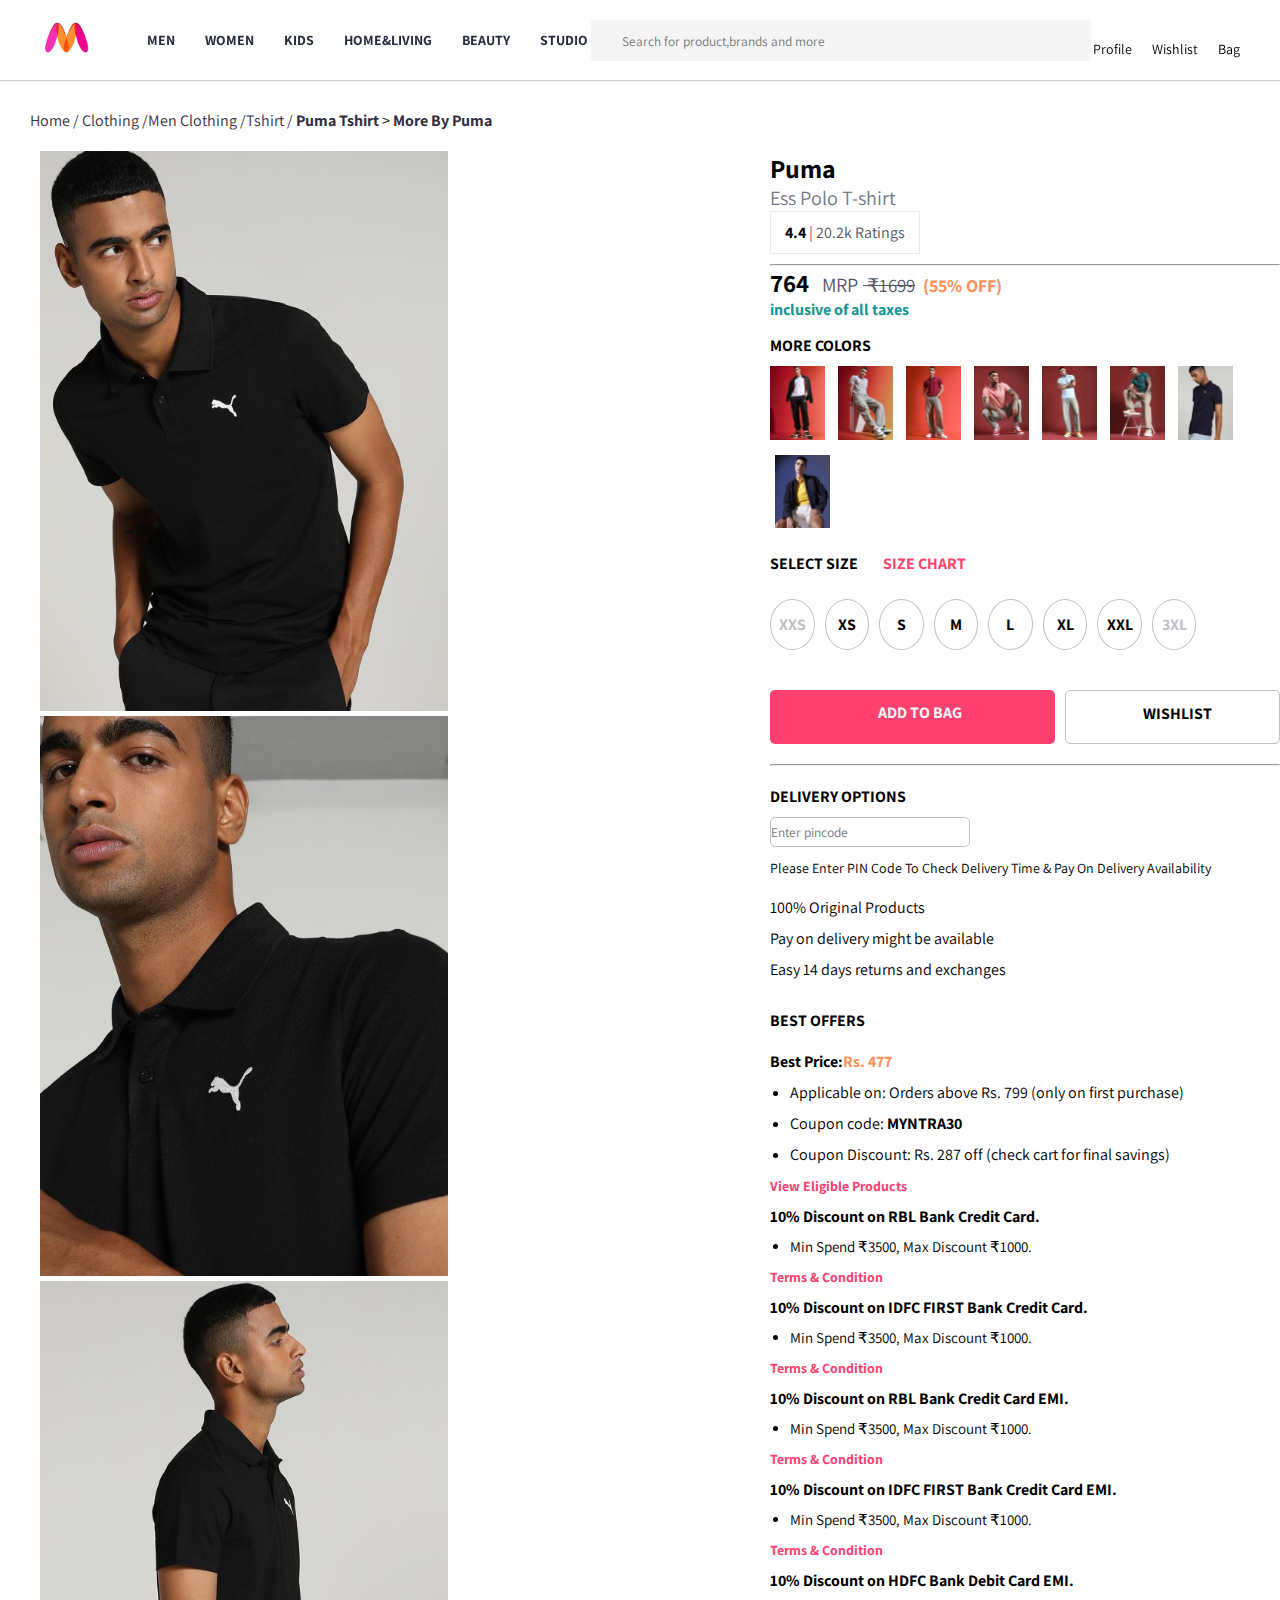
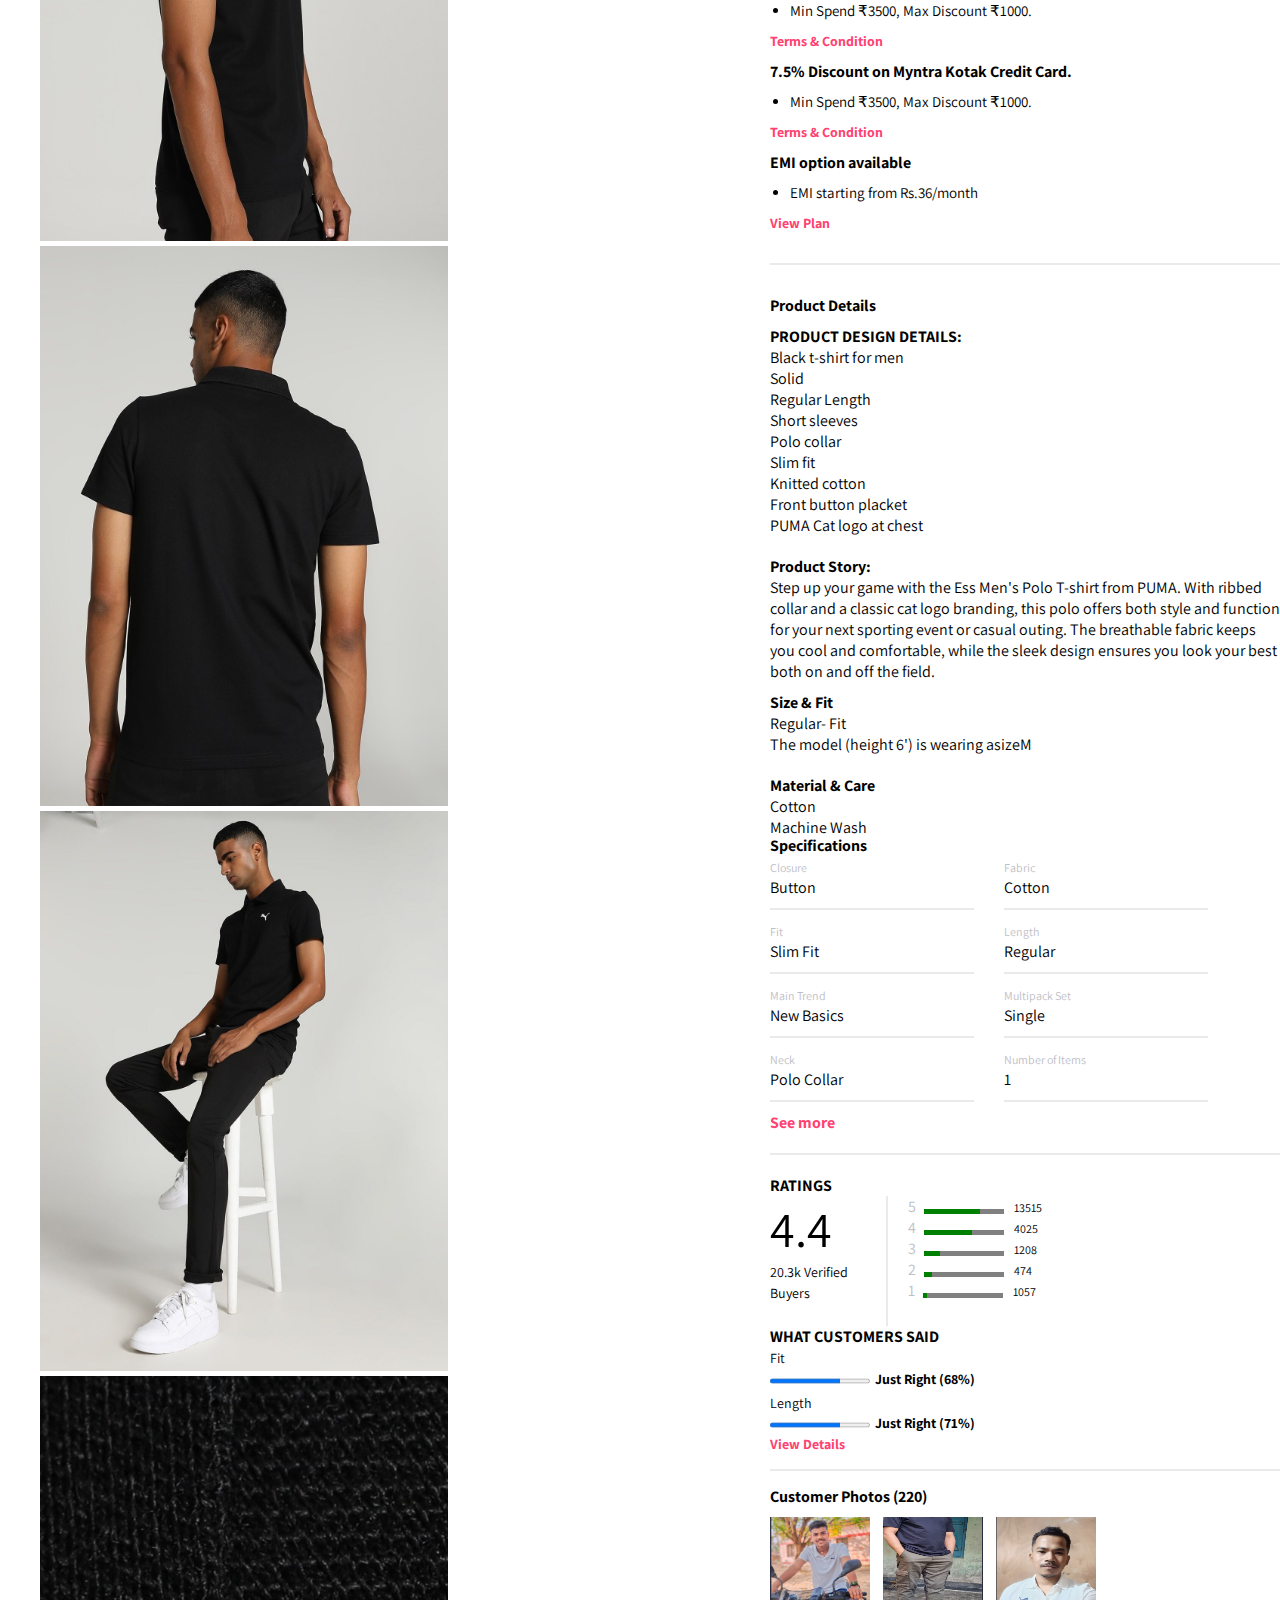
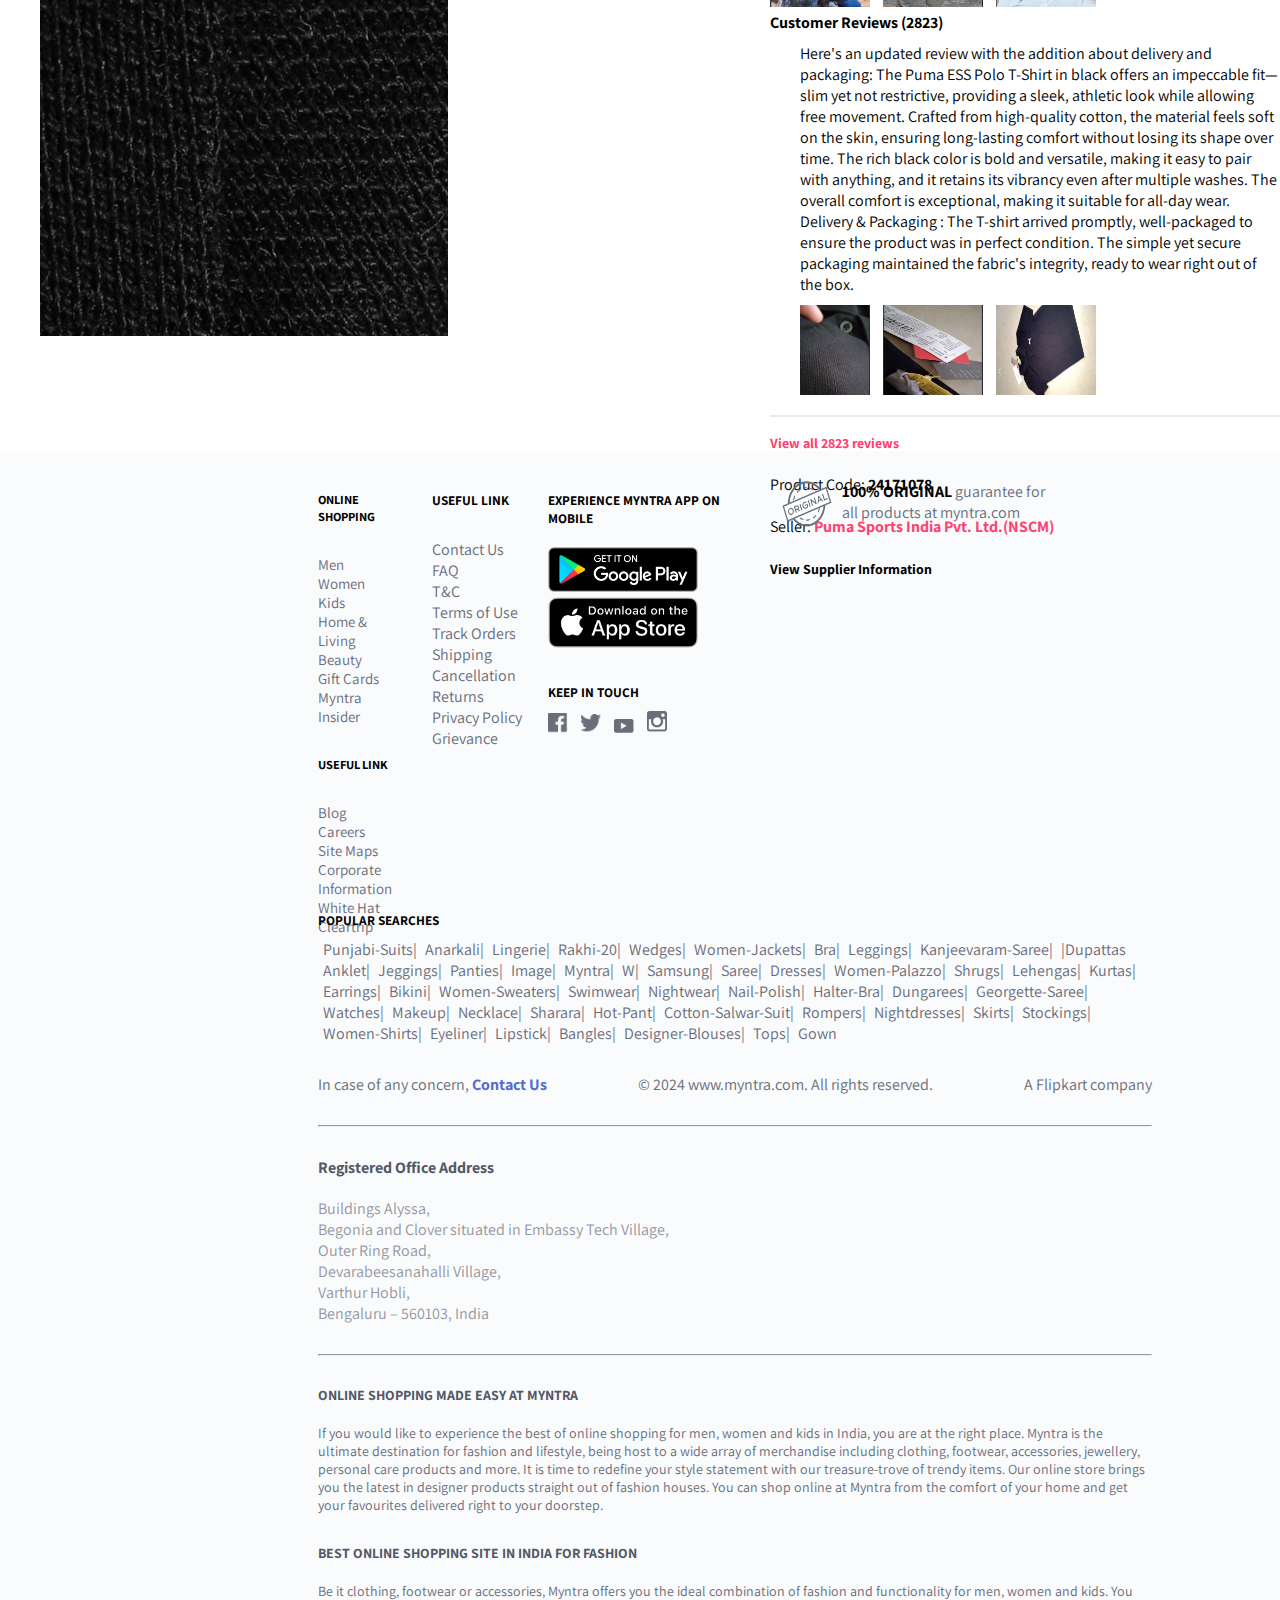
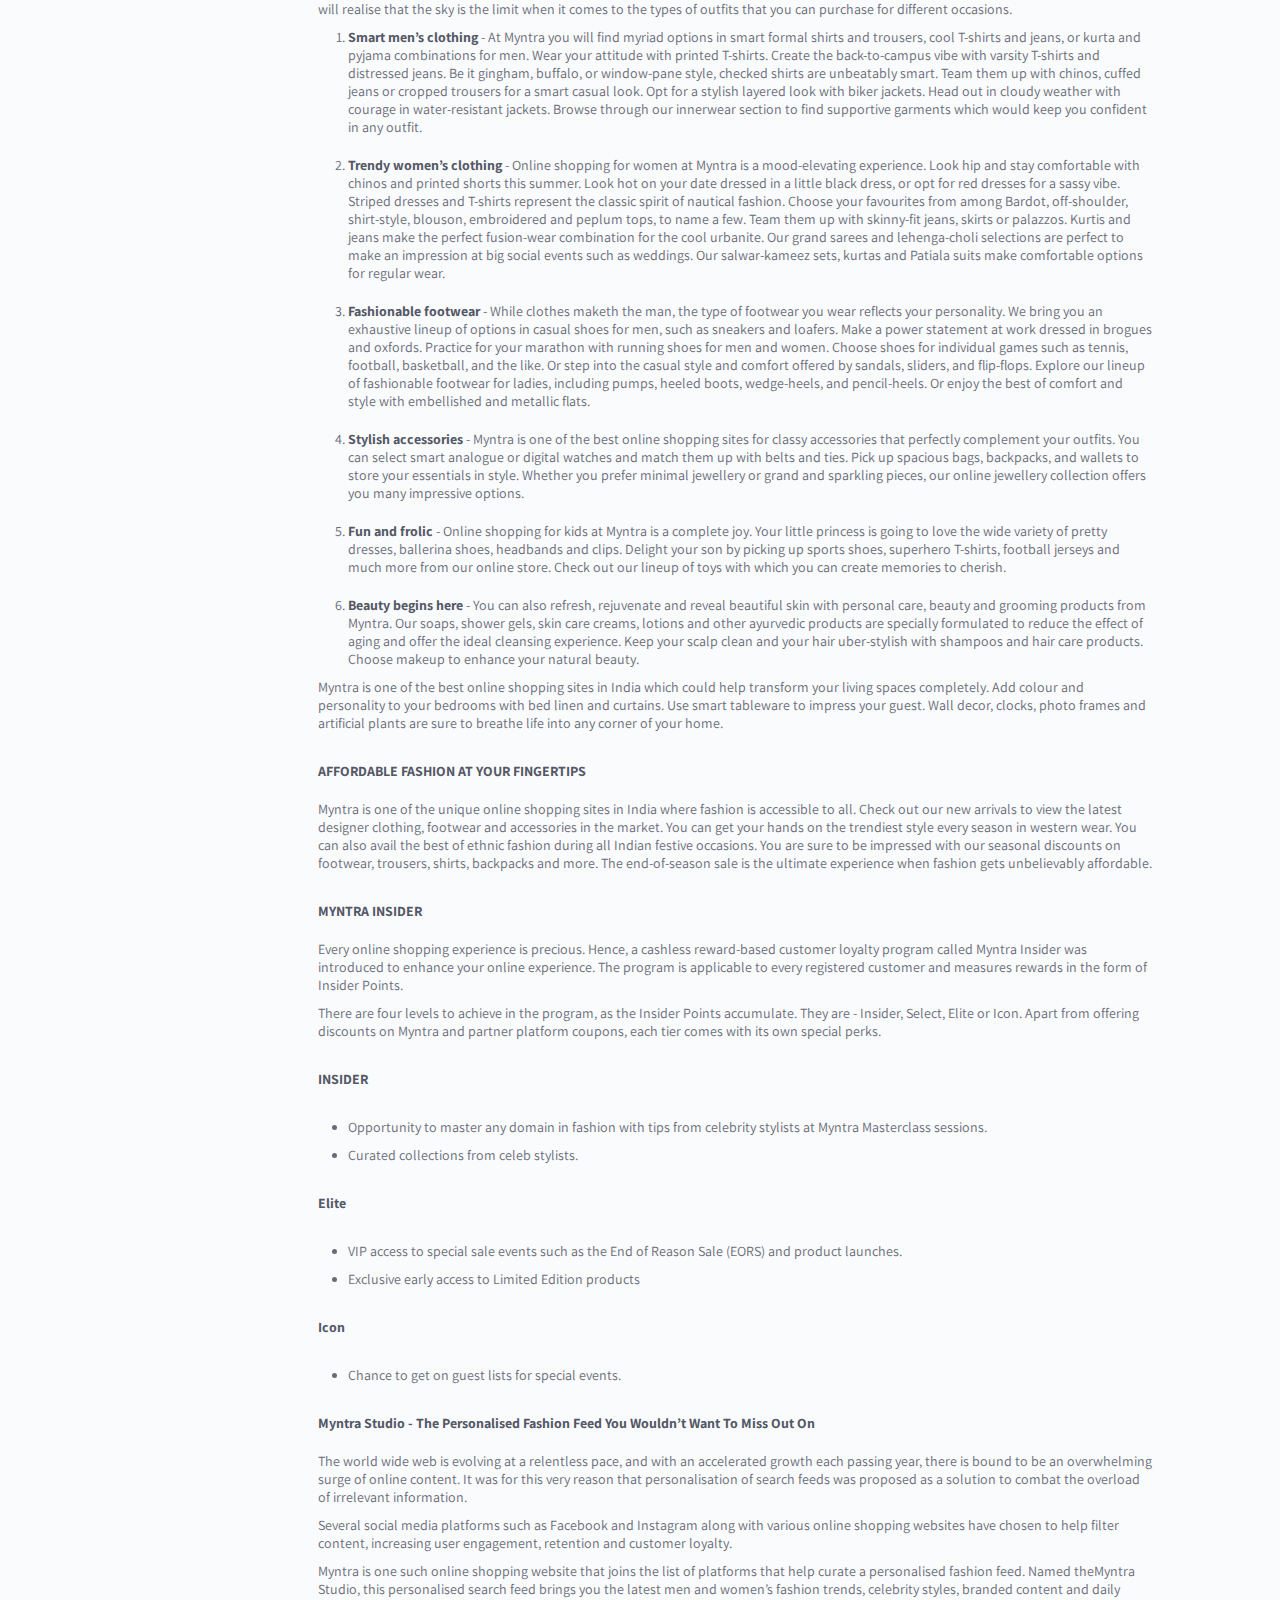
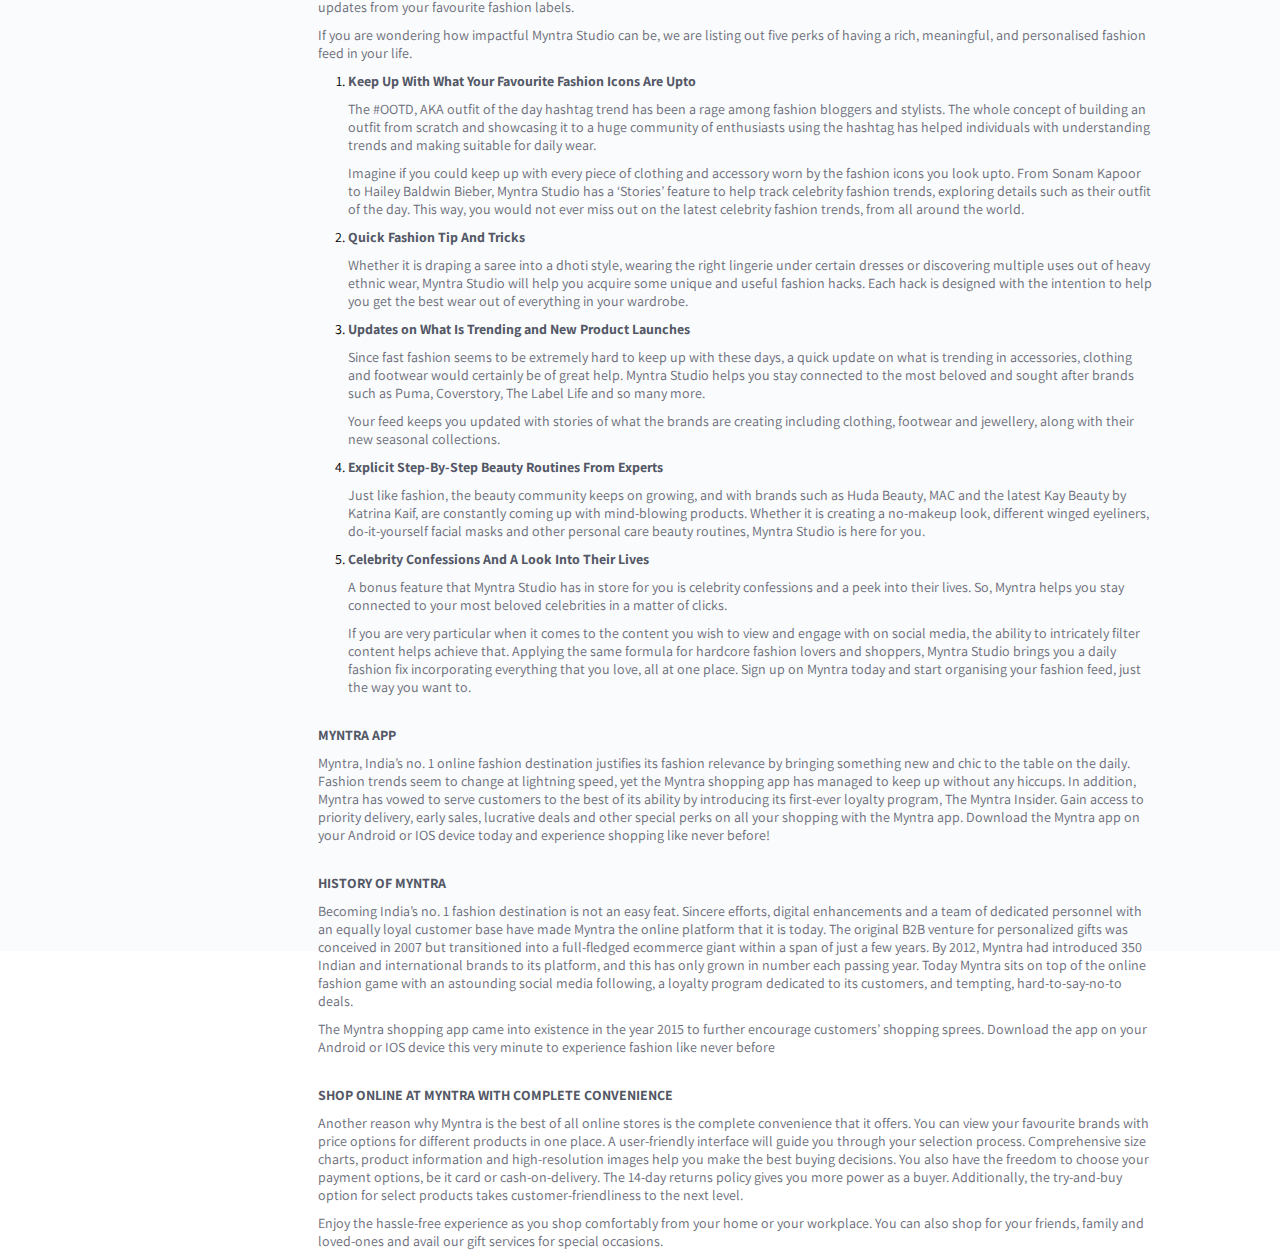
<file: Detail.html>
<!DOCTYPE html>
<html lang="en">
<head>
    <meta charset="UTF-8">
    <meta name="viewport" content="width=device-width, initial-scale=1.0">
    <title>Myntra</title>
    <link rel="stylesheet" href="css/style.css">
    <link rel="preconnect" href="https://fonts.googleapis.com">
<link rel="preconnect" href="https://fonts.gstatic.com" crossorigin>
<link href="https://fonts.googleapis.com/css2?family=Assistant:wght@200..800&display=swap" rel="stylesheet">
    <link rel="stylesheet" href="https://cdnjs.cloudflare.com/ajax/libs/font-awesome/6.6.0/css/all.min.css" integrity="sha512-Kc323vGBEqzTmouAECnVceyQqyqdsSiqLQISBL29aUW4U/M7pSPA/gEUZQqv1cwx4OnYxTxve5UMg5GT6L4JJg==" crossorigin="anonymous" referrerpolicy="no-referrer" />
</head>
<body>
    <div class="main">
        <!--header section start-->
        <div class="header">
        <div class="logo">
            <a href="index.html"><img src="logo/myntra-1200x900.webp"/></a>
        </div>
        <div class="nav-bar">
               <div class="men"><div class="men-text"> MEN</div>
                <div class="men-part">
                    <div class="topwear">
                      <ul>
                      <li style="color: #FF547C;font-weight: bold;"> Topwear</li>
                      <a href="tshirt.html"> <li> T-Shirt</li></a>
                      <a href="tshirt.html"> <li> Casual Shirts</li></a>
                      <a href="tshirt.html"> <li> Formal Shirts</li></a>
                       <li>SweatShirts</li>
                       <li>Sweaters</li>
                       <li>Jackets</li>
                       <li>Blazers & Coats</li>
                       <li>Suits</li>
                       <li> Rain Jackets</li>
                      </ul>
                      <hr style="margin-top: 5px; margin-bottom: 5px; border: #EAEAEC 0.5px solid;">
                      <ul>
                      <li >Indian & festival wear</li>
                      <li> kurtas & kurtas set</li>
                      <li> sherwanis</li>
                      <li> nehru jackets</li>
                      <li>dhotis</li>
                    </ul>
                    </div>
                    <div class="topwear" style="background-color:#F5F5F6">
                        <ul >
                            <li style="color: #FF547C;font-weight: bold;">Bottomwear</li>
                            <li>jeans</li>
                            <li> casual trousers</li>
                            <li> formal trousers</li>
                            <li>shorts</li>
                            <li>track pants & joggers</li>
                          </ul>
                          <hr style="margin-top: 5px; margin-bottom: 5px;border: #EAEAEC 0.5px solid;">
                          <ul>
                            <li style="color: #FF547C;font-weight: bold;">Innerwear & sleepwear</li>
                            <li>briefs & trucks</li>
                            <li> boxers</li>
                            <li> vests</li>
                            <li>sleepwear & loungewear</li>
                            <li>thermals</li>
                          </ul>
                          <hr style="margin-top: 5px; margin-bottom: 5px;border: #EAEAEC 0.5px solid;">
                          <li style="color: #FF547C;font-weight: bold;">Plus Size</li>
                          </div>
                          <div class="topwear">
                            <ul>
                            <li style="color: #FF547C;font-weight: bold;"> footwear</li>
                             <li> T-Shirt</li>
                             <li> Casual Shoes</li>
                             <li> sports Shoes</li>
                             <li> formal shoes</li>
                             <li>sneakers</li>
                             <li>sandals &  floaters</li>
                             <li>flip flop</li>
                             <li>Socks</li>
    
                            </ul>
                            <hr style="margin-top: 5px; margin-bottom: 5px;border: #EAEAEC 0.5px solid;">
                            <ul>
                                <li style="color: #FF547C;font-weight: bold;"> Personal Care & grooming</li>
                                <li style="color: #FF547C;font-weight: bold;"> Sunglasses & frames</li>
                                <li style="color: #FF547C;font-weight: bold;"> watches</li>
                          </ul>
                          </div>
                          <div class="topwear" style="background-color:#F5F5F6">
                            <ul>
                            <li style="color: #FF547C;font-weight: bold; "> Sports & active wear</li>
                             <li> sports shoes</li>
                             <li> sports sandals</li>
                             <li> active T-Shirts</li>
                             <li>track pants & shorts</li>
                             <li>tracksuits</li>
                             <li>Jackets & SweatShirts</li>
                             <li>sports accessories</li>
                             <li>Swimwear</li>
                            </ul>
                            <hr style="margin-top: 5px; margin-bottom: 5px; border: #EAEAEC 0.5px solid;">
                            <ul>
                            <li style="color: #FF547C;font-weight: bold;"> gadgets</li>
                            <li >smart wearables</li>
                            <li> fitness gadgets</li>
                            <li> headphones</li>
                            <li> speakers</li>
                          </ul>
                          </div>
                          <div class="topwear">
                            <ul>
                            <li style="color: #FF547C;font-weight: bold;">fashion accessories</li>
                             <li> wallets</li>
                             <li> belts</li>
                             <li>perfume & body mists</li>
                             <li>trimmers</li>
                             <li>deodorants</li>
                             <li>ties,cufflinks & pocket squares</li>
                             <li>accessory gifts sets</li>
                             <li>caps & hats</li>
                             <li>muffers,scarves & gloves</li>
                             
                            </ul>
                            <hr style="margin-top: 5px; margin-bottom: 5px; border: #EAEAEC 0.5px solid;" >
                            <ul>
                              <li style="color: #FF547C;font-weight: bold;">bags & backpacks</li>
                              <li style="color: #FF547C;font-weight: bold;">luggages & trolleys</li>
                              
                          </ul>
                          </div>
                    </div>
                    </div>
             
               
               <div class="women"><div class="women-text">WOMEN</div>
                <div class="men-part">
                  <div class="topwear">
                    <ul>
                    <li style="color: #FF547C;font-weight: bold;"> Topwear</li>
                    <a href="tshirt.html"> <li> T-Shirt</li></a>
                    <a href="tshirt.html"> <li> Casual Shirts</li></a>
                    <a href="tshirt.html"> <li> Formal Shirts</li></a>
                     <li>SweatShirts</li>
                     <li>Sweaters</li>
                     <li>Jackets</li>
                     <li>Blazers & Coats</li>
                     <li>Suits</li>
                     <li> Rain Jackets</li>
                    </ul>
                    <hr style="margin-top: 5px; margin-bottom: 5px; border: #EAEAEC 0.5px solid;">
                    <ul>
                    <li >Indian & festival wear</li>
                    <li> kurtas & kurtas set</li>
                    <li> sherwanis</li>
                    <li> nehru jackets</li>
                    <li>dhotis</li>
                  </ul>
                  </div>
                  <div class="topwear" style="background-color:#F5F5F6">
                      <ul >
                          <li style="color: #FF547C;font-weight: bold;">Bottomwear</li>
                          <li>jeans</li>
                          <li> casual trousers</li>
                          <li> formal trousers</li>
                          <li>shorts</li>
                          <li>track pants & joggers</li>
                        </ul>
                        <hr style="margin-top: 5px; margin-bottom: 5px;border: #EAEAEC 0.5px solid;">
                        <ul>
                          <li style="color: #FF547C;font-weight: bold;">Innerwear & sleepwear</li>
                          <li>briefs & trucks</li>
                          <li> boxers</li>
                          <li> vests</li>
                          <li>sleepwear & loungewear</li>
                          <li>thermals</li>
                        </ul>
                        <hr style="margin-top: 5px; margin-bottom: 5px;border: #EAEAEC 0.5px solid;">
                        <li style="color: #FF547C;font-weight: bold;">Plus Size</li>
                        </div>
                        <div class="topwear">
                          <ul>
                          <li style="color: #FF547C;font-weight: bold;"> footwear</li>
                           <li> T-Shirt</li>
                           <li> Casual Shoes</li>
                           <li> sports Shoes</li>
                           <li> formal shoes</li>
                           <li>sneakers</li>
                           <li>sandals &  floaters</li>
                           <li>flip flop</li>
                           <li>Socks</li>
  
                          </ul>
                          <hr style="margin-top: 5px; margin-bottom: 5px;border: #EAEAEC 0.5px solid;">
                          <ul>
                              <li style="color: #FF547C;font-weight: bold;"> Personal Care & grooming</li>
                              <li style="color: #FF547C;font-weight: bold;"> Sunglasses & frames</li>
                              <li style="color: #FF547C;font-weight: bold;"> watches</li>
                        </ul>
                        </div>
                        <div class="topwear" style="background-color:#F5F5F6">
                          <ul>
                          <li style="color: #FF547C;font-weight: bold; "> Sports & active wear</li>
                           <li> sports shoes</li>
                           <li> sports sandals</li>
                           <li> active T-Shirts</li>
                           <li>track pants & shorts</li>
                           <li>tracksuits</li>
                           <li>Jackets & SweatShirts</li>
                           <li>sports accessories</li>
                           <li>Swimwear</li>
                          </ul>
                          <hr style="margin-top: 5px; margin-bottom: 5px; border: #EAEAEC 0.5px solid;">
                          <ul>
                          <li style="color: #FF547C;font-weight: bold;"> gadgets</li>
                          <li >smart wearables</li>
                          <li> fitness gadgets</li>
                          <li> headphones</li>
                          <li> speakers</li>
                        </ul>
                        </div>
                        <div class="topwear">
                          <ul>
                          <li style="color: #FF547C;font-weight: bold;">fashion accessories</li>
                           <li> wallets</li>
                           <li> belts</li>
                           <li>perfume & body mists</li>
                           <li>trimmers</li>
                           <li>deodorants</li>
                           <li>ties,cufflinks & pocket squares</li>
                           <li>accessory gifts sets</li>
                           <li>caps & hats</li>
                           <li>muffers,scarves & gloves</li>
                           
                          </ul>
                          <hr style="margin-top: 5px; margin-bottom: 5px; border: #EAEAEC 0.5px solid;" >
                          <ul>
                            <li style="color: #FF547C;font-weight: bold;">bags & backpacks</li>
                            <li style="color: #FF547C;font-weight: bold;">luggages & trolleys</li>
                            
                        </ul>
                        </div>
                  </div>
               </div>
               <div class="kids"><div class="women-text">KIDS</div>
                <div class="men-part">
                  <div class="topwear">
                    <ul>
                    <li style="color: #FF547C;font-weight: bold;"> Topwear</li>
                    <a href="tshirt.html"> <li> T-Shirt</li></a>
                    <a href="tshirt.html"> <li> Casual Shirts</li></a>
                    <a href="tshirt.html"> <li> Formal Shirts</li></a>
                     <li>SweatShirts</li>
                     <li>Sweaters</li>
                     <li>Jackets</li>
                     <li>Blazers & Coats</li>
                     <li>Suits</li>
                     <li> Rain Jackets</li>
                    </ul>
                    <hr style="margin-top: 5px; margin-bottom: 5px; border: #EAEAEC 0.5px solid;">
                    <ul>
                    <li >Indian & festival wear</li>
                    <li> kurtas & kurtas set</li>
                    <li> sherwanis</li>
                    <li> nehru jackets</li>
                    <li>dhotis</li>
                  </ul>
                  </div>
                  <div class="topwear" style="background-color:#F5F5F6">
                      <ul >
                          <li style="color: #FF547C;font-weight: bold;">Bottomwear</li>
                          <li>jeans</li>
                          <li> casual trousers</li>
                          <li> formal trousers</li>
                          <li>shorts</li>
                          <li>track pants & joggers</li>
                        </ul>
                        <hr style="margin-top: 5px; margin-bottom: 5px;border: #EAEAEC 0.5px solid;">
                        <ul>
                          <li style="color: #FF547C;font-weight: bold;">Innerwear & sleepwear</li>
                          <li>briefs & trucks</li>
                          <li> boxers</li>
                          <li> vests</li>
                          <li>sleepwear & loungewear</li>
                          <li>thermals</li>
                        </ul>
                        <hr style="margin-top: 5px; margin-bottom: 5px;border: #EAEAEC 0.5px solid;">
                        <li style="color: #FF547C;font-weight: bold;">Plus Size</li>
                        </div>
                        <div class="topwear">
                          <ul>
                          <li style="color: #FF547C;font-weight: bold;"> footwear</li>
                           <li> T-Shirt</li>
                           <li> Casual Shoes</li>
                           <li> sports Shoes</li>
                           <li> formal shoes</li>
                           <li>sneakers</li>
                           <li>sandals &  floaters</li>
                           <li>flip flop</li>
                           <li>Socks</li>
  
                          </ul>
                          <hr style="margin-top: 5px; margin-bottom: 5px;border: #EAEAEC 0.5px solid;">
                          <ul>
                              <li style="color: #FF547C;font-weight: bold;"> Personal Care & grooming</li>
                              <li style="color: #FF547C;font-weight: bold;"> Sunglasses & frames</li>
                              <li style="color: #FF547C;font-weight: bold;"> watches</li>
                        </ul>
                        </div>
                        <div class="topwear" style="background-color:#F5F5F6">
                          <ul>
                          <li style="color: #FF547C;font-weight: bold; "> Sports & active wear</li>
                           <li> sports shoes</li>
                           <li> sports sandals</li>
                           <li> active T-Shirts</li>
                           <li>track pants & shorts</li>
                           <li>tracksuits</li>
                           <li>Jackets & SweatShirts</li>
                           <li>sports accessories</li>
                           <li>Swimwear</li>
                          </ul>
                          <hr style="margin-top: 5px; margin-bottom: 5px; border: #EAEAEC 0.5px solid;">
                          <ul>
                          <li style="color: #FF547C;font-weight: bold;"> gadgets</li>
                          <li >smart wearables</li>
                          <li> fitness gadgets</li>
                          <li> headphones</li>
                          <li> speakers</li>
                        </ul>
                        </div>
                        <div class="topwear">
                          <ul>
                          <li style="color: #FF547C;font-weight: bold;">fashion accessories</li>
                           <li> wallets</li>
                           <li> belts</li>
                           <li>perfume & body mists</li>
                           <li>trimmers</li>
                           <li>deodorants</li>
                           <li>ties,cufflinks & pocket squares</li>
                           <li>accessory gifts sets</li>
                           <li>caps & hats</li>
                           <li>muffers,scarves & gloves</li>
                           
                          </ul>
                          <hr style="margin-top: 5px; margin-bottom: 5px; border: #EAEAEC 0.5px solid;" >
                          <ul>
                            <li style="color: #FF547C;font-weight: bold;">bags & backpacks</li>
                            <li style="color: #FF547C;font-weight: bold;">luggages & trolleys</li>
                            
                        </ul>
                        </div>
                  </div>
               </div>
               <div class="home"><div class="women-text">HOME&LIVING</div>
                <div class="men-part">
                  <div class="topwear">
                    <ul>
                    <li style="color: #FF547C;font-weight: bold;"> Topwear</li>
                    <a href="tshirt.html"> <li> T-Shirt</li></a>
                    <a href="tshirt.html"> <li> Casual Shirts</li></a>
                    <a href="tshirt.html"> <li> Formal Shirts</li></a>
                     <li>SweatShirts</li>
                     <li>Sweaters</li>
                     <li>Jackets</li>
                     <li>Blazers & Coats</li>
                     <li>Suits</li>
                     <li> Rain Jackets</li>
                    </ul>
                    <hr style="margin-top: 5px; margin-bottom: 5px; border: #EAEAEC 0.5px solid;">
                    <ul>
                    <li >Indian & festival wear</li>
                    <li> kurtas & kurtas set</li>
                    <li> sherwanis</li>
                    <li> nehru jackets</li>
                    <li>dhotis</li>
                  </ul>
                  </div>
                  <div class="topwear" style="background-color:#F5F5F6">
                      <ul >
                          <li style="color: #FF547C;font-weight: bold;">Bottomwear</li>
                          <li>jeans</li>
                          <li> casual trousers</li>
                          <li> formal trousers</li>
                          <li>shorts</li>
                          <li>track pants & joggers</li>
                        </ul>
                        <hr style="margin-top: 5px; margin-bottom: 5px;border: #EAEAEC 0.5px solid;">
                        <ul>
                          <li style="color: #FF547C;font-weight: bold;">Innerwear & sleepwear</li>
                          <li>briefs & trucks</li>
                          <li> boxers</li>
                          <li> vests</li>
                          <li>sleepwear & loungewear</li>
                          <li>thermals</li>
                        </ul>
                        <hr style="margin-top: 5px; margin-bottom: 5px;border: #EAEAEC 0.5px solid;">
                        <li style="color: #FF547C;font-weight: bold;">Plus Size</li>
                        </div>
                        <div class="topwear">
                          <ul>
                          <li style="color: #FF547C;font-weight: bold;"> footwear</li>
                           <li> T-Shirt</li>
                           <li> Casual Shoes</li>
                           <li> sports Shoes</li>
                           <li> formal shoes</li>
                           <li>sneakers</li>
                           <li>sandals &  floaters</li>
                           <li>flip flop</li>
                           <li>Socks</li>
  
                          </ul>
                          <hr style="margin-top: 5px; margin-bottom: 5px;border: #EAEAEC 0.5px solid;">
                          <ul>
                              <li style="color: #FF547C;font-weight: bold;"> Personal Care & grooming</li>
                              <li style="color: #FF547C;font-weight: bold;"> Sunglasses & frames</li>
                              <li style="color: #FF547C;font-weight: bold;"> watches</li>
                        </ul>
                        </div>
                        <div class="topwear" style="background-color:#F5F5F6">
                          <ul>
                          <li style="color: #FF547C;font-weight: bold; "> Sports & active wear</li>
                           <li> sports shoes</li>
                           <li> sports sandals</li>
                           <li> active T-Shirts</li>
                           <li>track pants & shorts</li>
                           <li>tracksuits</li>
                           <li>Jackets & SweatShirts</li>
                           <li>sports accessories</li>
                           <li>Swimwear</li>
                          </ul>
                          <hr style="margin-top: 5px; margin-bottom: 5px; border: #EAEAEC 0.5px solid;">
                          <ul>
                          <li style="color: #FF547C;font-weight: bold;"> gadgets</li>
                          <li >smart wearables</li>
                          <li> fitness gadgets</li>
                          <li> headphones</li>
                          <li> speakers</li>
                        </ul>
                        </div>
                        <div class="topwear">
                          <ul>
                          <li style="color: #FF547C;font-weight: bold;">fashion accessories</li>
                           <li> wallets</li>
                           <li> belts</li>
                           <li>perfume & body mists</li>
                           <li>trimmers</li>
                           <li>deodorants</li>
                           <li>ties,cufflinks & pocket squares</li>
                           <li>accessory gifts sets</li>
                           <li>caps & hats</li>
                           <li>muffers,scarves & gloves</li>
                           
                          </ul>
                          <hr style="margin-top: 5px; margin-bottom: 5px; border: #EAEAEC 0.5px solid;" >
                          <ul>
                            <li style="color: #FF547C;font-weight: bold;">bags & backpacks</li>
                            <li style="color: #FF547C;font-weight: bold;">luggages & trolleys</li>
                            
                        </ul>
                        </div>
                  </div>
               </div>
               <div class="beauty"><div class="women-text">BEAUTY</div>
                <div class="men-part">
                  <div class="topwear">
                    <ul>
                    <li style="color: #FF547C;font-weight: bold;"> Topwear</li>
                    <a href="tshirt.html"> <li> T-Shirt</li></a>
                    <a href="tshirt.html"> <li> Casual Shirts</li></a>
                    <a href="tshirt.html"> <li> Formal Shirts</li></a>
                     <li>SweatShirts</li>
                     <li>Sweaters</li>
                     <li>Jackets</li>
                     <li>Blazers & Coats</li>
                     <li>Suits</li>
                     <li> Rain Jackets</li>
                    </ul>
                    <hr style="margin-top: 5px; margin-bottom: 5px; border: #EAEAEC 0.5px solid;">
                    <ul>
                    <li >Indian & festival wear</li>
                    <li> kurtas & kurtas set</li>
                    <li> sherwanis</li>
                    <li> nehru jackets</li>
                    <li>dhotis</li>
                  </ul>
                  </div>
                  <div class="topwear" style="background-color:#F5F5F6">
                      <ul >
                          <li style="color: #FF547C;font-weight: bold;">Bottomwear</li>
                          <li>jeans</li>
                          <li> casual trousers</li>
                          <li> formal trousers</li>
                          <li>shorts</li>
                          <li>track pants & joggers</li>
                        </ul>
                        <hr style="margin-top: 5px; margin-bottom: 5px;border: #EAEAEC 0.5px solid;">
                        <ul>
                          <li style="color: #FF547C;font-weight: bold;">Innerwear & sleepwear</li>
                          <li>briefs & trucks</li>
                          <li> boxers</li>
                          <li> vests</li>
                          <li>sleepwear & loungewear</li>
                          <li>thermals</li>
                        </ul>
                        <hr style="margin-top: 5px; margin-bottom: 5px;border: #EAEAEC 0.5px solid;">
                        <li style="color: #FF547C;font-weight: bold;">Plus Size</li>
                        </div>
                        <div class="topwear">
                          <ul>
                          <li style="color: #FF547C;font-weight: bold;"> footwear</li>
                           <li> T-Shirt</li>
                           <li> Casual Shoes</li>
                           <li> sports Shoes</li>
                           <li> formal shoes</li>
                           <li>sneakers</li>
                           <li>sandals &  floaters</li>
                           <li>flip flop</li>
                           <li>Socks</li>
  
                          </ul>
                          <hr style="margin-top: 5px; margin-bottom: 5px;border: #EAEAEC 0.5px solid;">
                          <ul>
                              <li style="color: #FF547C;font-weight: bold;"> Personal Care & grooming</li>
                              <li style="color: #FF547C;font-weight: bold;"> Sunglasses & frames</li>
                              <li style="color: #FF547C;font-weight: bold;"> watches</li>
                        </ul>
                        </div>
                        <div class="topwear" style="background-color:#F5F5F6">
                          <ul>
                          <li style="color: #FF547C;font-weight: bold; "> Sports & active wear</li>
                           <li> sports shoes</li>
                           <li> sports sandals</li>
                           <li> active T-Shirts</li>
                           <li>track pants & shorts</li>
                           <li>tracksuits</li>
                           <li>Jackets & SweatShirts</li>
                           <li>sports accessories</li>
                           <li>Swimwear</li>
                          </ul>
                          <hr style="margin-top: 5px; margin-bottom: 5px; border: #EAEAEC 0.5px solid;">
                          <ul>
                          <li style="color: #FF547C;font-weight: bold;"> gadgets</li>
                          <li >smart wearables</li>
                          <li> fitness gadgets</li>
                          <li> headphones</li>
                          <li> speakers</li>
                        </ul>
                        </div>
                        <div class="topwear">
                          <ul>
                          <li style="color: #FF547C;font-weight: bold;">fashion accessories</li>
                           <li> wallets</li>
                           <li> belts</li>
                           <li>perfume & body mists</li>
                           <li>trimmers</li>
                           <li>deodorants</li>
                           <li>ties,cufflinks & pocket squares</li>
                           <li>accessory gifts sets</li>
                           <li>caps & hats</li>
                           <li>muffers,scarves & gloves</li>
                           
                          </ul>
                          <hr style="margin-top: 5px; margin-bottom: 5px; border: #EAEAEC 0.5px solid;" >
                          <ul>
                            <li style="color: #FF547C;font-weight: bold;">bags & backpacks</li>
                            <li style="color: #FF547C;font-weight: bold;">luggages & trolleys</li>
                            
                        </ul>
                        </div>
                  </div>
               </div>
               <div class="studio"><div class="women-text">STUDIO</div>
                
                  </div>
          
            </div>
        <div class="searchbar">
            <div class="search-icon"> <i class="fa-solid fa-magnifying-glass"></i></div>
            <div>
                <input type="text" placeholder="Search for product,brands and more">
            </div>
        </div>
        <div class="account">
            <div class="profile"><i class="fa-regular fa-user"></i><br>Profile</div>
            <div class="wishlist"><a href="https://www.myntra.com/wishlist"><i class="fa-regular fa-heart"></i><br>Wishlist</a></div>
            <div class="bag"><a href="https://www.myntra.com/checkout/cart"><i class="fa-solid fa-bag-shopping"></i><br>Bag</a></div>
        </div>
    </div>
    <!--header section end-->
    <div class="topp">
        <a href="index.html">Home /</a> <a href="index.html">Clothing /</a><a href="https://www.myntra.com/men-clothing">Men Clothing /</a><a href="https://www.myntra.com/tshirts">Tshirt /</a><a href="tshirt.html"><b> Puma Tshirt </b></a> > <a href="https://www.myntra.com/tshirts/puma/puma-ess-polo-t-shirt/24171078/buy"><b>More By Puma</b></a>
       </div>
       <div class="full">
       <div class="left">
        <img src="images3/0a8d7c76-3c62-49be-93c6-97e34f7990a81690226533629PumaEssMensPoloCottonSlim-FitT-shirt1.jpg" style="width:418px; height:560px;">
        <img src="images3/147ea30b-74e7-4ada-8274-fadb10ba6e621690226533595PumaEssMensPoloCottonSlim-FitT-shirt2.jpg" style="width:418px; height:560px; padding-left: 10px;">
        <img src="images3/01c3b036-8470-4f74-930f-4c1ebc0c94501690226533617PumaEssMensPoloCottonSlim-FitT-shirt3.jpg">
        <img src="images3/ac174724-51b4-45d6-b082-7d1e4d1239621690226533637PumaEssMensPoloCottonSlim-FitT-shirt4.jpg">
        <img src="images3/70a50e2d-6853-47d3-9a20-f54d82d8f7eb1690226533607PumaEssMensPoloCottonSlim-FitT-shirt5 (4).jpg">
        <img src="images3/6b3513a9-8aa6-4e1a-a039-4e4c8f19ecf41690226533650PumaEssMensPoloCottonSlim-FitT-shirt6.jpg">
       </div>
       <div class="righttt">
           <div class="righttt-text">
            <h4>Puma</h4>
            <p>Ess Polo T-shirt</p>
            <div class="star">
                <b style="color:black; padding-left:5px;">4.4</b>  <i class="fa-solid fa-star" style="font-size: 12px; color:#14958F"></i>| 20.2k Ratings
            </div>
            <hr style="margin-top:10px; color:#EAEAEC">
             <div class="ruppee">
            <i class="fa-solid fa-indian-rupee-sign" style="padding-top: 10px; font-size: 20px;"></i><b style="font-size: 25px;">764</b>
             <span class="mrp">MRP<s></s></span><span class="section" style="font-size:19px; color:#535766;"><s style="color: #535766;"> ₹1699</s></span>
            <span class="OFF">(55% OFF)</span>
            </div>
            <span class="taxes" style="color:#14958F; font-weight: bold;  margin-top:15px ;">inclusive of all taxes</span>

            <div class="color"><b>MORE COLORS</b><BR>
                <IMG SRC="images3/3d5b3d01-361d-4d27-b5ad-ddeadb347f6a1727947705109-Puma-Ess-Polo-T-shirt-7051727947704519-1.jpg " style="margin:0 5px 0px 0px;">
                    <img src="images3/4a63a4bc-bac7-4732-9030-706ea6e760b31727947832425-Puma-Ess-Polo-T-shirt-61727947831779-1.jpg">
                    <img src="images3/4ada8923-131d-49d5-b673-42a5cfd96ade1727947804514-Puma-Ess-Polo-T-shirt-9411727947804039-1.jpg">
                    <img src="images3/2dda4fb4-b084-4a31-80eb-73773844f0da1727947781445-Puma-Ess-Polo-T-shirt-2361727947780850-1.jpg">
                    <img src="images3/317925bd-3580-4b9b-9871-bb2eef8bd6a71727947745493-Puma-Ess-Polo-T-shirt-9041727947744885-1.jpg">
                    <img src="images3/cd141bbf-2128-4244-abd5-7cfa8b3f71e71727947728320-Puma-Ess-Polo-T-shirt-7561727947727742-1.jpg">
                    <img src="images3/a1adee10-f1b8-4d48-8d2e-6335747855ff1690226519879PumaCottonSlim-FitT-Shirt1.jpg">
                    <img src="images3/d92cd545-081e-4362-a766-ef2d907dadf01727947676886-Puma-Ess-Polo-T-shirt-2711727947676222-1.jpg">
            </div>
            
            <div class="size">
                <b >SELECT SIZE</b><span style="COLOR:#FF4171; padding-left:25px; cursor: pointer; padding-bottom: 20px;"><B>SIZE CHART</B><i class="fa-solid fa-chevron-right" style="font-size: 12px; padding-left:5px;"></i> </span>
                <br><div class="size-part" style="margin-top: 10px;">
                    
                  <div class="PART1" style="margin-left: 0PX;"> XXS</div>
                  <div class="PART">XS</div>
                  <div class="PART">S</div>
                  <div class="PART">M</div>
                  <div class="PART">L</div>
                  <div class="PART">XL</div>
                  <div class="PART">XXL</div>
                  <div class="PART1">3XL</div>
                </div>
            </div>
            <div class="bag">
                <div class="box"><i class="fa-solid fa-bag-shopping "style="padding-right:15px; cursor: pointer;"></i>ADD TO BAG</div>
                <div class="box1"><i class="fa-regular fa-heart "style="padding-right:10px; cursor: pointer;"></i>WISHLIST</div>
            </div>
            <HR STYLE="COLOR:#BFC0C6; margin-top: 20PX;">
                <div class="delivery " style="margin-top: 20px;">
                    <b>Delivery Options<i class="fa-solid fa-truck" style="margin-left:10px ;"></i> </b>
                    <div class="pincode">
                        <input type="text" placeholder="Enter pincode"><BR><BR>
                    </div>
                    <p style="color:black; font-size: 14px; text-transform: capitalize;" >Please enter PIN code to check delivery time & Pay on Delivery Availability</P>
                        <ul>
                            <li>100% Original Products</li>
                            <li>Pay on delivery might be available</li>
                            <li>Easy 14 days returns and exchanges</li>
                        </ul>
                </div>
                <div class="offers">
                    <b>BEST OFFERS </b><br>
                    <div class="price" style="margin-top: 20px;">
                   <b > Best Price:<span style="color:#FF905A">Rs. 477</span>
                 </b>
                 <ul style="margin-bottom: 10px;">
                    <li>Applicable on: Orders above Rs. 799 (only on first purchase)</li>
                    <li>Coupon code: <b>MYNTRA30</b></li>   
                    <li>Coupon Discount: Rs. 287 off (check cart for final savings)</li>
                 </ul>
                 <span class="red">
                    <a href="https://www.myntra.com/online-fashion-store" ><b style="margin-top: 10px;">View Eligible Products</b></a></span><br>
                    <span class="bold" style="margin-top: 10px; display: block;font-size: 16px; "><b>10% Discount on RBL Bank Credit Card.</b>
                        <ul>
                            <li style="font-size: 15px; margin-bottom: 10px;" >Min Spend ₹3500, Max Discount ₹1000.</li>
                        </ul>
                    </span>
                    <span class="red">
                        <a href="https://www.myntra.com/online-fashion-store" ><b style="margin-top: 10px;">Terms & Condition</b></a></span><br>
                        <span class="bold" style="margin-top: 10px; display: block;font-size: 16px; "><b>10% Discount on IDFC FIRST Bank Credit Card.
                        </b>
                            <ul>
                                <li style="font-size: 15px; margin-bottom: 10px;" >Min Spend ₹3500, Max Discount ₹1000.</li>
                            </ul>
                        </span>
                        <span class="red">
                            <a href="https://www.myntra.com/online-fashion-store" ><b style="margin-top: 10px;">Terms & Condition</b></a></span><br>
                            <span class="bold" style="margin-top: 10px; display: block;font-size: 16px; "><b>10% Discount on RBL Bank Credit Card EMI.
                            </b>
                                <ul>
                                    <li style="font-size: 15px; margin-bottom: 10px;" >Min Spend ₹3500, Max Discount ₹1000.</li>
                                </ul>
                            </span>
                            <span class="red">
                                <a href="https://www.myntra.com/online-fashion-store" ><b style="margin-top: 10px;">Terms & Condition</b></a></span><br>
                                <span class="bold" style="margin-top: 10px; display: block;font-size: 16px; "><b>10% Discount on IDFC FIRST Bank Credit Card EMI.
                                </b>
                                    <ul>
                                        <li style="font-size: 15px; margin-bottom: 10px;" >Min Spend ₹3500, Max Discount ₹1000.</li>
                                    </ul>
                                </span>
                                <span class="red">
                                    <a href="https://www.myntra.com/online-fashion-store" ><b style="margin-top: 10px;">Terms & Condition</b></a></span><br>
                                    <span class="bold" style="margin-top: 10px; display: block;font-size: 16px; "><b>10% Discount on HDFC Bank Debit Card EMI.
                                    </b>
                                        <ul>
                                            <li style="font-size: 15px; margin-bottom: 10px;" >Min Spend ₹3500, Max Discount ₹1000.</li>
                                        </ul>
                                    </span>
                                    <span class="red">
                                        <a href="https://www.myntra.com/online-fashion-store" ><b style="margin-top: 10px;">Terms & Condition</b></a></span><br>
                                        <span class="bold" style="margin-top: 10px; display: block;font-size: 16px; "><b>7.5% Discount on Myntra Kotak Credit Card.
                                        </b>
                                            <ul>
                                                <li style="font-size: 15px; margin-bottom: 10px;" >Min Spend ₹3500, Max Discount ₹1000.</li>
                                            </ul>
                                        </span>
                                        <span class="red">
                                            <a href="https://www.myntra.com/online-fashion-store" ><b style="margin-top: 10px;">Terms & Condition</b></a></span><br>
                                            <span class="bold" style="margin-top: 10px; display: block;font-size: 16px; "><b>EMI option available

                                            </b>
                                                <ul>
                                                    <li style="font-size: 15px; margin-bottom: 10px;" >EMI starting from Rs.36/month
                                                    </li>
                                                </ul>
                                            </span>

                                            <span class="red">
                                                <b style="margin-top: 10px; font-size: 14px; color:#FF4171; cursor: pointer;">View Plan</b></span><br>
                </div>
                </div>
                <hr style="margin-top: 30px; margin-bottom: 30px; border: #EAEAEC 0.5px solid;">
                <!--product details start-->
                <div class="product" style="margin-top: 10px;">
                    <b>Product Details </b><br>
                    <span class="product-section">
                     <b>PRODUCT DESIGN DETAILS:</b>
                     <ul>
                     <li>Black t-shirt for men</li>
                     <li>Solid</li>
                     <li>Regular Length</li>
                     <li>Short sleeves</li>
                     <li> Polo collar   </li>
                     <li>Slim fit
                    </li>
                     <li>Knitted cotton
                    </li>
                     <li>Front button placket
                    </li>
                     <li>PUMA Cat logo at chest
                    </li>
                </ul>
                  
                    <b>Product Story: </b><br>
                    <p style="color:black; font-size: 16px; margin-bottom: 10px;">Step up your game with the Ess Men's Polo T-shirt from PUMA. With ribbed collar and a classic cat logo branding, this polo offers both style and function for your next sporting event or casual outing. The breathable fabric keeps you cool and comfortable, while the sleek design ensures you look your best both on and off the field.</p>
                    <b >Size & Fit </b><br>
                    <ul>
                        <li>Regular- Fit</li>
                        <li>The model (height 6') is wearing asizeM</li>
                    </ul>
                    <b >Material & Care </b><br>
                    <ul>
                        <li>Cotton</li>
                        <li>Machine Wash  </li>
                    </ul>
                </span>
            </div>
                    <b >Specifications</b><br>
                    <div class="description-tshirt">
                    <div class="descripe-left">
                       <span style="font-size:12px; color:#BFC0C6"> Closure</span><br>
                            Button
                            <hr style="margin-top: 10px; margin-bottom: 10px;border: #EAEAEC 0.5px solid;">
                            <span style="font-size:12px; color:#BFC0C6"> Fit</span><br>
                            Slim Fit
                            <hr style="margin-top: 10px; margin-bottom: 10px;border: #EAEAEC 0.5px solid;">
                            <span style="font-size:12px; color:#BFC0C6"> Main Trend                            </span><br>
                            New Basics
                            <hr style="margin-top: 10px; margin-bottom: 10px;border: #EAEAEC 0.5px solid;">
                            <span style="font-size:12px; color:#BFC0C6"> Neck </span><br>
                            Polo Collar
                            <hr style="margin-top: 10px; margin-bottom: 10px;border: #EAEAEC 0.5px solid;">
                        </div>
                        <div class="descripe-right">
                            <span style="font-size:12px; color:#BFC0C6"> Fabric</span><br>
                            Cotton
                            <hr style="margin-top: 10px; margin-bottom: 10px;border: #EAEAEC 0.5px solid;">
                            <span style="font-size:12px; color:#BFC0C6"> Length                            </span><br>
                            Regular
                            <hr style="margin-top: 10px; margin-bottom: 10px;border: #EAEAEC 0.5px solid;">
                            <span style="font-size:12px; color:#BFC0C6"> Multipack Set
                            </span><br>
                            Single
                            <hr style="margin-top: 10px; margin-bottom: 10px; border: #EAEAEC 0.5px solid;">
                            <span style="font-size:12px; color:#BFC0C6"> Number of Items </span><br>
                            1
                            <hr style="margin-top: 10px; margin-bottom: 10px; border: #EAEAEC 0.5px solid;">
                        </div>
                       
                    </div>
                    <a href="tshirt.html" style="text-decoration: none;"><b style="color:#FF4171;" >See more</b></a>
   
                
                 <!--product details end-->
                 <!--ratings start-->
              <hr style="margin-top: 20px; margin-bottom: 20px; border: #EAEAEC 0.5px solid;">
              <b >RATINGS</b><br>
              <div class="ratings">
                <div class="point">
                        <span class="pp">4.4
                        </span>
                        <i class="fa-solid fa-star" style="font-size: 25px; text-align: center; color: #14958F;"></i><br>
                        <span style="font-size: 14px;">20.3k Verified Buyers</span>
                </div>
                <hr style="border: #EAEAEC 0.5px solid;">
                <div class="range">
                    <label class="file">5</label><i class="fa-solid fa-star" style="font-size: 8px; padding-left:5px ; color:#BFC0C6"></i>
                  <progress max="100" value="70" style="font-size: 10px;"></progress><span style="font-size: 12px; padding-top: 15px; padding-left: 10px;">13515</span><BR>
                  <label class="file">4</label><i class="fa-solid fa-star" style="font-size: 8px; padding-left:5px ; color:#BFC0C6"></i>
                  <progress max="100" value="60" style="font-size: 10px;"></progress><span style="font-size: 12px; padding-top: 15px; padding-left: 10px;">4025</span><BR>
                  <label class="file">3</label><i class="fa-solid fa-star" style="font-size: 8px; padding-left:5px ; color:#BFC0C6"></i>
                  <progress max="100" value="20" style="font-size: 10px;"></progress><span style="font-size: 12px; padding-top: 15px; padding-left: 10px;">1208</span><br>
                  <label class="file">2</label><i class="fa-solid fa-star" style="font-size: 8px; padding-left:5px ; color:#BFC0C6"></i>
                  <progress max="100" value="10" style="font-size: 10px;"></progress><span style="font-size: 12px; padding-top: 15px; padding-left: 10px;">474</span><br>
                  <label class="file">1</label><i class="fa-solid fa-star" style="font-size: 8px; padding-left:5px ; color:#BFC0C6"></i>
                  <progress max="100" value="5" style="font-size: 10px; background-color: #FF4171;"></progress><span style="font-size: 12px; padding-top: 15px; padding-left: 10px;">1057</span><br>
                 

                </div>
               
                
              </div>
              <!--ratings end-->
              <div class="customers">
              <b style="text-transform: uppercase;">What Customers Said </b><br>
              <span class="fit" style="padding-top: 5px; font-size: 14px; margin-top: 5px;">Fit</span><br>
              <progress max="100" value="70" style="font-size: 10px;"></progress><B style="padding-left: 5PX; font-size:14px;">Just Right (68%)</B>
              <div class="length" style="margin-top:5px;font-size: 14px;">Length</div>
              <progress max="100" value="70" style="font-size: 10px;"></progress><B style="padding-left: 5PX; font-size:14px;">Just Right (71%)</B>
            </div>
            <b style="margin-top: 10px; padding-top: 10px; color:#FF4171; cursor: pointer; font-size: 14px;">View Details</b>
            <hr style="border: #EAEAEC 0.5px solid; margin-top: 15px; margin-bottom: 15px;">
            <div class="photos">
            <b>Customer Photos (220)  </b><br>
            <img src="images3/4.png" style="width:100px;height: 100px;margin-right:10px;padding-top: 10px;">
            <img src="images3/2.png" style="width:100px;height: 100px;margin-right:10px;padding-top: 10px;">
            <img src="images3/3.png" style="width:100px;height: 100px;margin-right:10px;padding-top: 10px;"><br>
            <b style="margin-top: 10px;margin-bottom: 10px;">Customer Reviews (2823)</b>
            <p>Here's an updated review with the addition about delivery and packaging: The Puma ESS Polo T-Shirt in black offers an impeccable fit—slim yet not restrictive, providing a sleek, athletic look while allowing free movement. Crafted from high-quality cotton, the material feels soft on the skin, ensuring long-lasting comfort without losing its shape over time. The rich black color is bold and versatile, making it easy to pair with anything, and it retains its vibrancy even after multiple washes. The overall comfort is exceptional, making it suitable for all-day wear. Delivery & Packaging : The T-shirt arrived promptly, well-packaged to ensure the product was in perfect condition. The simple yet secure packaging maintained the fabric's integrity, ready to wear right out of the box.</p>
            <img src="images3/5.png" style="width:100px;height: 100px;margin-right:10px;padding-top: 10px; padding-left: 30px;">
            <img src="images3/6.png" style="width:100px;height: 100px;margin-right:10px;padding-top: 10px; ">
            <img src="images3/7.png" style="width:100px;height: 100px;margin-right:10px;padding-top: 10px; ">
            <hr style="border: #EAEAEC 0.5px solid; margin-top: 15px; margin-bottom: 15px;">
        </div>
        <b style="margin-top: 10px; padding-top: 10px; color:#FF4171; cursor: pointer; font-size: 14px;">View  all 2823 reviews</b><br>
        <br>
        <span>Product Code: <b>24171078</b>
        </span><br><br>
        <span>Seller: </span><b style="margin-top: 10px; padding-top: 10px; color:#FF4171; cursor: pointer; font-size: 16px;">Puma Sports India Pvt. Ltd.(NSCM)
        </b><br><br>
        <b style="margin-top: 10px; padding-top: 10px;  cursor: pointer; font-size: 14px;">View Supplier Information
        </b>
           </div>
       </div>
    </div>

    </div>
     <!--footer section start-->
     <div class="footer-main">
        <div class="footer">
         <div class="footer-part">
         <div class="shopping">
             <h5 style="padding-bottom: 30px;">ONLINE SHOPPING</h5>
             <UL>
                 <li> <a href="https://www.myntra.com/shop/men">Men</a></li>
                 <li><a href="https://www.myntra.com/shop/women">Women</a></li>
                 <li><a href="https://www.myntra.com/shop/kids">Kids</a></li>
                 <li><a href="https://www.myntra.com/shop/home-living">Home & Living</a></li>
                 <li><a href="https://www.myntra.com/personal-care">Beauty</a></li>
                 <li><a href="https://www.myntra.com/giftcard">Gift Cards</a></li>
                 <li><a href="https://www.myntra.com/myntrainsider?cache=false">Myntra Insider</a></li>
             </UL>
             <h5 style="padding-top: 30px;padding-bottom: 30px;">USEFUL LINK</h5>
             <ul>
                 <li><a href="https://blog.myntra.com/">Blog</a></li>
                 <li><a href="https://blog.myntra.com/">Careers</a></li>
                 <li><a href="https://blog.myntra.com/">Site Maps</a></li>
                 <li><a href="https://blog.myntra.com/">Corporate Information</a></li>
                 <li><a href="https://blog.myntra.com/">White Hat</a></li>
                 <li><a href="https://blog.myntra.com/"> Cleartrip</a></li>
             </ul>
         </div>
         <div class="customer">
             <h5 style=" padding-top: 40px;padding-bottom: 30px;">USEFUL LINK</h5>
             <ul>
                 <li> <a href="https://www.myntra.com/contactus"> Contact Us </li>
                 <li> <a href="https://www.myntra.com/faqs">FAQ</a></li>
                 <li><a href="https://www.myntra.com/tac">T&C</a></li>
                 <li><a href="https://www.myntra.com/tac">Terms of Use </a></li>
                 <li><a href="https://www.myntra.com/tac">Track Orders</a></li>
                 <li><a href="https://www.myntra.com/tac">Shipping</a></li>
                 <li><a href="https://www.myntra.com/tac">Cancellation</a></li>
                 <li><a href="https://www.myntra.com/tac">Returns</a></li>
                 <li><a href="https://www.myntra.com/tac">Privacy Policy</a></li>
                 <li><a href="https://www.myntra.com/tac">Grievance</a></li>
             </ul>
         </div>
         <div class="apponmobile">
             <h5 style=" padding-top: 40px;padding-bottom: 20px;">EXPERIENCE MYNTRA APP ON MOBILE</h5>
              <div class="playstore" >
                <a href="https://play.google.com/store/apps/details?id=com.myntra.android"> <img src="images/80cc455a-92d2-4b5c-a038-7da0d92af33f1539674178924-google_play.png" style="width: 150px;"></a>
                 <a href="https://apps.apple.com/in/app/myntra-fashion-shopping-app/id907394059"><img src="images/bc5e11ad-0250-420a-ac71-115a57ca35d51539674178941-apple_store.png"style="width: 150px;"></a>
              </div>
             <h5 style=" padding-top: 30px;padding-bottom: 10px;">KEEP IN TOUCH </h5>
            <div class="icon">
             <a href="https://www.facebook.com/myntra"><img src="images/d2bec182-bef5-4fab-ade0-034d21ec82e31574604275433-fb.png"></a>
             <a href="https://x.com/myntra"><img src="images/f10bc513-c5a4-490c-9a9c-eb7a3cc8252b1574604275383-twitter.png"></a>
             <a href="https://www.youtube.com/user/myntradotcom"> <img src="images/a7e3c86e-566a-44a6-a733-179389dd87111574604275355-yt.png"></a>
             <a href="https://www.instagram.com/myntra/#"><img src="images/b4fcca19-5fc1-4199-93ca-4cae3210ef7f1574604275408-insta.png"></a>
            </div>
         </div>
         <div class="guarantee">
             <img src="images/6c3306ca-1efa-4a27-8769-3b69d16948741574602902452-original.png">
             <div class="guarantee-text"style="padding-top:30px; color: #696b79;" >
             <b STYLE="COLOR:BLACK">100% ORIGINAL</b> guarantee for<br> all products at myntra.com</div>
             <div class="guaranteee-img"><br><br>
              <br> 
             </div>
         </div>
         </div> 
         <!--Search part-->
         <div class="search">
             <h5 style=" padding-top: 30px;padding-bottom: 10px;">POPULAR SEARCHES</h5>
             <div class="search-part">
                 <a href="https://www.myntra.com/punjabi-suits">punjabi-suits|</a>
                 <a href="https://www.myntra.com/punjabi-suits">anarkali|</a>
                 <a href="https://www.myntra.com/lingerie">lingerie|</a>
                 <a href="https://www.myntra.com/shop/rakhi-20">rakhi-20|</a>
                 <a href="https://www.myntra.com/wedges">wedges|</a>
                 <a href="https://www.myntra.com/women-jackets">women-jackets|</a>
                 <a href="https://www.myntra.com/bra">bra|</a>
                 <a href="https://www.myntra.com/leggings">leggings|</a>
                 <a href="https://www.myntra.com/kanjeevaram-saree">kanjeevaram-saree|</a>
                 <a href="https://www.myntra.com/dupattas">|dupattas</a>
                 <a href="https://www.myntra.com/anklet">anklet|</a>
                 <a href="https://www.myntra.com/jeggings">jeggings|</a>
                 <a href="https://www.myntra.com/panties">panties|</a>
                 <a href="https://www.myntra.com/image">image|</a>
                 <a href="https://www.myntra.com/myntra">myntra|</a>
                 <a href="https://www.myntra.com/w">w|</a>
                 <a href="https://www.myntra.com/samsung">samsung|</a>
                 <a href="https://www.myntra.com/saree">saree|</a>
                 <a href="https://www.myntra.com/dresses">dresses|</a>
                 <a href="https://www.myntra.com/women-palazzo">women-palazzo|</a>
                 <a href="https://www.myntra.com/shrugs">shrugs|</a>
                 <a href="https://www.myntra.com/lehengas">lehengas|</a>
                 <a href="https://www.myntra.com/kurtas">kurtas|</a>
                 <a href="https://www.myntra.com/earrings">earrings|</a>
                 <a href="https://www.myntra.com/bikini">bikini|</a>
                 <a href="https://www.myntra.com/women-sweaters">women-sweaters|</a>
                 <a href="https://www.myntra.com/swimwear">swimwear|</a>
                 <a href="https://www.myntra.com/nightwear">nightwear|</a>
                 <a href="https://www.myntra.com/nail-polish">nail-polish|</a>
                 <a href="https://www.myntra.com/halter-bra">halter-bra|</a>
                 <a href="https://www.myntra.com/dungarees">dungarees|</a>
                 <a href="https://www.myntra.com/georgette-saree">georgette-saree|</a>
                 <a href="https://www.myntra.com/watches">watches|</a>
                 <a href="https://www.myntra.com/makeup">makeup|</a>
                 <a href="https://www.myntra.com/necklace">necklace|</a>
                 <a href="https://www.myntra.com/sharara">sharara|</a>
                 <a href="https://www.myntra.com/hot-pant">hot-pant|</a>
                 <a href="https://www.myntra.com/cotton-salwar-suit">cotton-salwar-suit|</a>
                 <a href="https://www.myntra.com/rompers">rompers|</a>
                 <a href="https://www.myntra.com/nightdresses">nightdresses|</a>
                 <a href="https://www.myntra.com/skirts">skirts|</a>
                 <a href="https://www.myntra.com/stockings">stockings|</a>
                 <a href="https://www.myntra.com/women-shirts">women-shirts|</a>
                 <a href="https://www.myntra.com/eyeliner">eyeliner|</a>
                 <a href="https://www.myntra.com/lipstick">lipstick|</a>
                 <a href="https://www.myntra.com/bangles">bangles|</a>
                 <a href="https://www.myntra.com/designer-blouses">designer-blouses|</a>
                 <a href="https://www.myntra.com/tops">tops|</a>
                 <a href="https://www.myntra.com/gown">gown</a>
             </div>
             <div class="concern">
                 <div class="first">In case of any concern, <span style="color:#526CD0"><b>Contact Us</b></span></div>
                 <div class="first">© 2024 www.myntra.com. All rights reserved.</div>
                 <div class="first">A Flipkart company</div>
             </div>
             <hr style="margin-top: 30px; color:#EAEAEC">
             <div class="register">
                 <h5 style=" padding-top: 30px;padding-bottom: 20px; font-size:16px ;color:#535766">Registered Office Address</h5>
                 <ul>
                     <li>Buildings Alyssa,</li>
                     <li>Begonia and Clover situated in Embassy Tech Village,</li>
                     <li>Outer Ring Road,</li>
                     <li>Devarabeesanahalli Village,</li>
                     <li>Varthur Hobli, </li>
                     <li>Bengaluru – 560103, India</li>  
                 </ul>
                 
             </div>
             <hr style="margin-top: 30px; color:#EAEAEC">
              <div class="online">
                 <h5 style=" padding-top: 30px;padding-bottom: 20px; font-size:14px ;color:#535766">ONLINE SHOPPING MADE EASY AT MYNTRA</h5>
                 <p style="color:#696B79; font-size:14px">If you would like to experience the best of online shopping for men, 
                     women and kids in India, you are at the right place. 
                     Myntra is the ultimate destination for fashion and lifestyle, 
                     being host to a wide array of merchandise including clothing, footwear, accessories, jewellery, 
                     personal care products and more. It is time to redefine your style statement with our treasure-trove of trendy items. 
                     Our online store brings you the latest in designer products straight out of fashion houses. You can shop online at Myntra 
                     from the comfort of your home and get your favourites delivered right to your doorstep.</p>
                     <h5 style=" padding-top: 30px;padding-bottom: 20px; font-size:14px ; color:#535766">BEST ONLINE SHOPPING SITE IN INDIA FOR FASHION
                     </h5>
                     <p style="color:#696B79; font-size:14px">Be it clothing, footwear or accessories, Myntra offers you the ideal combination of fashion and functionality for men,
                     women and kids. You will realise that the sky is the limit when it comes to the types of
                     outfits that you can purchase for different occasions.</p>
                     <ol>
                         <li><b >Smart men’s clothing </b>- At Myntra you will find myriad options in smart formal shirts and trousers, cool T-shirts and jeans, or kurta and pyjama combinations for men. Wear your attitude with printed T-shirts. Create the back-to-campus vibe with varsity T-shirts and distressed jeans. Be it gingham, buffalo, or window-pane style, checked shirts are unbeatably smart. Team them up with chinos, cuffed jeans or cropped trousers for a smart casual look. Opt for a stylish layered look with biker jackets. Head out in cloudy weather with courage in water-resistant jackets. Browse through our innerwear section to find supportive garments which would keep you confident in any outfit.</li>
     
                         <li>
                             <b>Trendy women’s clothing</b> - Online shopping for women at Myntra is a mood-elevating experience. Look hip and stay comfortable with chinos and printed shorts this summer. Look hot on your date dressed in a little black dress, or opt for red dresses for a sassy vibe. Striped dresses and T-shirts represent the classic spirit of nautical fashion. Choose your favourites from among Bardot, off-shoulder, shirt-style, blouson, embroidered and peplum tops, to name a few. Team them up with skinny-fit jeans, skirts or palazzos. Kurtis and jeans make the perfect fusion-wear combination for the cool urbanite. Our grand sarees and lehenga-choli selections are perfect to make an impression at big social events such as weddings. Our salwar-kameez sets, kurtas and Patiala suits make comfortable options for regular wear.
                         </li>
                         <li>
                             <B>Fashionable footwear</B> - While clothes maketh the man, the type of footwear you wear reflects your personality. We bring you an exhaustive lineup of options in casual shoes for men, such as sneakers and loafers. Make a power statement at work dressed in brogues and oxfords. Practice for your marathon with running shoes for men and women. Choose shoes for individual games such as tennis, football, basketball, and the like. Or step into the casual style and comfort offered by sandals, sliders, and flip-flops. Explore our lineup of fashionable footwear for ladies, including pumps, heeled boots, wedge-heels, and pencil-heels. Or enjoy the best of comfort and style with embellished and metallic flats.
                         </li>
                         <li>
                             <b>Stylish accessories</b> - Myntra is one of the best online shopping sites for classy accessories that perfectly complement your outfits. You can select smart analogue or digital watches and match them up with belts and ties. Pick up spacious bags, backpacks, and wallets to store your essentials in style. Whether you prefer minimal jewellery or grand and sparkling pieces, our online jewellery collection offers you many impressive options.
                         </li>
                         <li>
                             <b>Fun and frolic</b> - Online shopping for kids at Myntra is a complete joy. Your little princess is going to love the wide variety of pretty dresses, ballerina shoes, headbands and clips. Delight your son by picking up sports shoes, superhero T-shirts, football jerseys and much more from our online store. Check out our lineup of toys with which you can create memories to cherish.
                         </li>
                         <li>
                             <b>Beauty begins here </b>- You can also refresh, rejuvenate and reveal beautiful skin with personal care, beauty and grooming products from Myntra. Our soaps, shower gels, skin care creams, lotions and other ayurvedic products are specially formulated to reduce the effect of aging and offer the ideal cleansing experience. Keep your scalp clean and your hair uber-stylish with shampoos and hair care products. Choose makeup to enhance your natural beauty.
                         </li>
                     </ol>
                     <p style="color:#696B79; font-size:14px">Myntra is one of the best online shopping sites in India which could help transform your living spaces completely. Add colour and personality to your bedrooms with bed linen and curtains. Use smart tableware to impress your guest. Wall decor, clocks, photo frames and artificial plants are sure to breathe life into any corner of your home.</p>
              <h5 style=" padding-top: 30px;padding-bottom: 20px; font-size:14px ; color: #535766;">AFFORDABLE FASHION AT YOUR FINGERTIPS</h5>
              <p style="color:#696B79; font-size:14px;">Myntra is one of the unique online shopping sites in India where fashion is accessible to all. Check out our new arrivals to view the latest designer clothing, footwear and accessories in the market. You can get your hands on the trendiest style every season in western wear. You can also avail the best of ethnic fashion during all Indian festive occasions. You are sure to be impressed with our seasonal discounts on footwear, trousers, shirts, backpacks and more. The end-of-season sale is the ultimate experience when fashion gets unbelievably affordable.</p>
              
              <h5 style=" padding-top: 30px;padding-bottom: 20px; font-size:14px ; color: #535766;">MYNTRA INSIDER
             </h5>
             <p style="color:#696B79; font-size:14px;">
                 Every online shopping experience is precious. Hence, a cashless reward-based customer loyalty program called Myntra Insider was introduced to enhance your online experience. The program is applicable to every registered customer and measures rewards in the form of Insider Points.
             </p>
              <p style="color:#696B79; font-size:14px; padding-top: 10px;" >
                 There are four levels to achieve in the program, as the Insider Points accumulate. They are - Insider, Select, Elite or Icon. Apart from offering discounts on Myntra and partner platform coupons, each tier comes with its own special perks.
              </p>
              <h5 style=" padding-top: 30px;padding-bottom: 20px; font-size:14px ; color: #535766;">INSIDER
             </h5>
             <ul>
                 <li>Opportunity to master any domain in fashion with tips from celebrity stylists at Myntra Masterclass sessions.
                 </li>
                 <li>Curated collections from celeb stylists.
                 </li>
             </ul>
             <h5 style=" padding-top: 30px;padding-bottom: 20px; font-size:14px ; color: #535766;">Elite
             </h5>
             <ul>
                 <li>VIP access to special sale events such as the End of Reason Sale (EORS) and product launches.
                 </li>
                 <li>Exclusive early access to Limited Edition products
                 </li>
             </ul>
             <h5 style=" padding-top: 30px;padding-bottom: 20px; font-size:14px ; color: #535766;">Icon
             </h5>
             <ul>
                 <li>Chance to get on guest lists for special events.
                 </li>
             </ul>
             <h5 style=" padding-top: 30px;padding-bottom: 20px; font-size:14px ; color: #535766; ">Myntra Studio - The Personalised Fashion Feed You Wouldn’t Want To Miss Out On
             </h5>
             <p style="color:#696B79; font-size:14px; padding-top:0px;">
                 The world wide web is evolving at a relentless pace, and with an accelerated growth each passing year, there is bound to be an overwhelming surge of online content. It was for this very reason that personalisation of search feeds was proposed as a solution to combat the overload of irrelevant information.
             </p>
             <p style="color:#696B79; font-size:14px; padding-top:10px;">
                 Several social media platforms such as Facebook and Instagram along with various online shopping websites have chosen to help filter content, increasing user engagement, retention and customer loyalty.
             </p>
             <p style="color:#696B79; font-size:14px; padding-top:10px;">Myntra is one such online shopping website that joins the list of platforms that help curate a personalised fashion feed. Named theMyntra Studio, this personalised search feed brings you the latest men and women’s fashion trends, celebrity styles, branded content and daily updates from your favourite fashion labels.</p>
             <p style="color:#696B79; font-size:14px; padding-top:10px;">If you are wondering how impactful Myntra Studio can be, we are listing out five perks of having a rich, meaningful, and personalised fashion feed in your life.</p>
             <ol>
                    <li style="color: black;"><b>Keep Up With What Your Favourite Fashion Icons Are Upto</b></li>
                    <p style="color:#696B79; font-size:14px; padding-top:0px;">The #OOTD, AKA outfit of the day hashtag trend has been a rage among fashion bloggers and stylists. The whole concept of building an outfit from scratch and showcasing it to a huge community of enthusiasts using the hashtag has helped individuals with understanding trends and making suitable for daily wear.</p>
                    <p style="color:#696B79; font-size:14px; padding-top:10px;">
                     Imagine if you could keep up with every piece of clothing and accessory worn by the fashion icons you look upto. From Sonam Kapoor to Hailey Baldwin Bieber, Myntra Studio has a ‘Stories’ feature to help track celebrity fashion trends, exploring details such as their outfit of the day. This way, you would not ever miss out on the latest celebrity fashion trends, from all around the world.
                    </p>
     
                    <li style="color: black;"><b>Quick Fashion Tip And Tricks</b></li>
                    <p style="color:#696B79; font-size:14px; padding-top:0px;">Whether it is draping a saree into a dhoti style, wearing the right lingerie under certain dresses or discovering multiple uses out of heavy ethnic wear, Myntra Studio will help you acquire some unique and useful fashion hacks. Each hack is designed with the intention to help you get the best wear out of everything in your wardrobe.
     
                    </p>
     
                    <li style="color: black;"><b>Updates on What Is Trending and New Product Launches          </b></li>
                    <p style="color:#696B79; font-size:14px; padding-top:0px;">Since fast fashion seems to be extremely hard to keep up with these days, a quick update on what is trending in accessories, clothing and footwear would certainly be of great help. Myntra Studio helps you stay connected to the most beloved and sought after brands such as Puma, Coverstory, The Label Life and so many more.
                    </p>
                    <p style="color:#696B79; font-size:14px; padding-top:10px;">Your feed keeps you updated with stories of what the brands are creating including clothing, footwear and jewellery, along with their new seasonal collections.
                    </p>
     
                    <li style="color: black;"><b>Explicit Step-By-Step Beauty Routines From Experts            </b></li>
                    <p style="color:#696B79; font-size:14px; padding-top:0px;">Just like fashion, the beauty community keeps on growing, and with brands such as Huda Beauty, MAC and the latest Kay Beauty by Katrina Kaif, are constantly coming up with mind-blowing products. Whether it is creating a no-makeup look, different winged eyeliners, do-it-yourself facial masks and other personal care beauty routines, Myntra Studio is here for you.
                    </p>
     
                    <li style="color: black;"><b>Celebrity Confessions And A Look Into Their Lives            </b></li>
                    <p style="color:#696B79; font-size:14px; padding-top:0px;">A bonus feature that Myntra Studio has in store for you is celebrity confessions and a peek into their lives. So, Myntra helps you stay connected to your most beloved celebrities in a matter of clicks. </p>
                    <p style="color:#696B79; font-size:14px; padding-top:10px;">If you are very particular when it comes to the content you wish to view and engage with on social media, the ability to intricately filter content helps achieve that. Applying the same formula for hardcore fashion lovers and shoppers, Myntra Studio brings you a daily fashion fix incorporating everything that you love, all at one place. Sign up on Myntra today and start organising your fashion feed, just the way you want to.
     
                    </p>
             </ol>
             <h5 style=" padding-top: 30px;padding-bottom: 10px; font-size:14px ; color: #535766; ">MYNTRA APP
             </h5>
             <p style="color:#696B79; font-size:14px; padding-top:0px;">Myntra, India’s no. 1 online fashion destination justifies its fashion relevance by bringing something new and chic to the table on the daily. Fashion trends seem to change at lightning speed, yet the Myntra shopping app has managed to keep up without any hiccups. In addition, Myntra has vowed to serve customers to the best of its ability by introducing its first-ever loyalty program, The Myntra Insider. Gain access to priority delivery, early sales, lucrative deals and other special perks on all your shopping with the Myntra app. Download the Myntra app on your Android or IOS device today and experience shopping like never before!</p>
             <h5 style=" padding-top: 30px;padding-bottom: 10px; font-size:14px ; color: #535766; ">HISTORY OF MYNTRA
             </h5>
             <p style="color:#696B79; font-size:14px; padding-top:0px;">Becoming India’s no. 1 fashion destination is not an easy feat. Sincere efforts, digital enhancements and a team of dedicated personnel with an equally loyal customer base have made Myntra the online platform that it is today. The original B2B venture for personalized gifts was conceived in 2007 but transitioned into a full-fledged ecommerce giant within a span of just a few years. By 2012, Myntra had introduced 350 Indian and international brands to its platform, and this has only grown in number each passing year. Today Myntra sits on top of the online fashion game with an astounding social media following, a loyalty program dedicated to its customers, and tempting, hard-to-say-no-to deals.</p>
             <p style="color:#696B79; font-size:14px; padding-top:10px;">The Myntra shopping app came into existence in the year 2015 to further encourage customers’ shopping sprees. Download the app on your Android or IOS device this very minute to experience fashion like never before</p>
             <h5 style=" padding-top: 30px;padding-bottom: 10px; font-size:14px ; color: #535766; ">SHOP ONLINE AT MYNTRA WITH COMPLETE CONVENIENCE
     
             </h5>
             <p style="color:#696B79; font-size:14px; padding-top:0px;">Another reason why Myntra is the best of all online stores is the complete convenience that it offers. You can view your favourite brands with price options for different products in one place. A user-friendly interface will guide you through your selection process. Comprehensive size charts, product information and high-resolution images help you make the best buying decisions. You also have the freedom to choose your payment options, be it card or cash-on-delivery. The 14-day returns policy gives you more power as a buyer. Additionally, the try-and-buy option for select products takes customer-friendliness to the next level.
             </p>
             <p style="color:#696B79; font-size:14px; padding-top:10px;">Enjoy the hassle-free experience as you shop comfortably from your home or your workplace. You can also shop for your friends, family and loved-ones and avail our gift services for special occasions.
             </p>
             
     </div>
              
         </div>
     </div> 
     <!--footer section end-->
    </div>
</body>
</file>
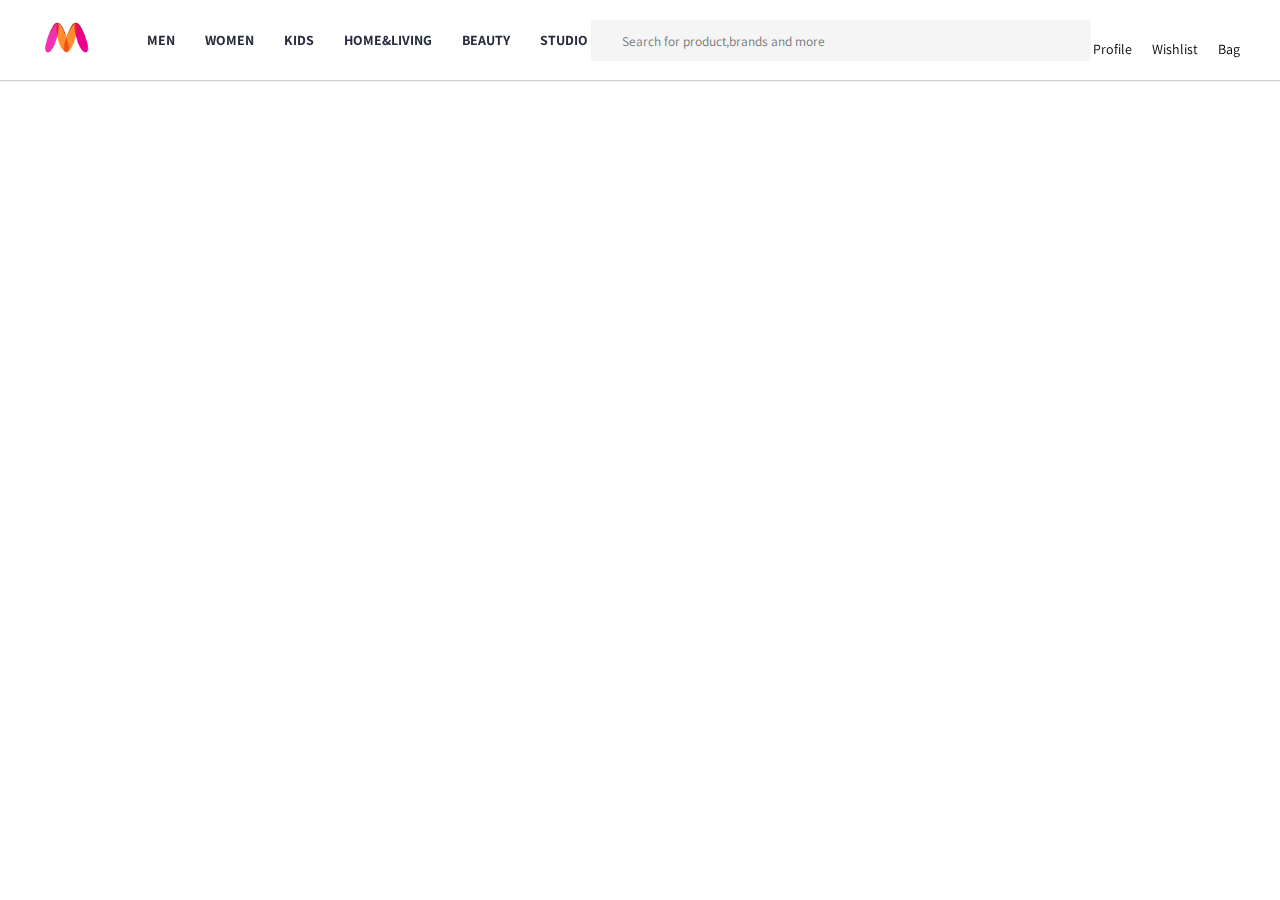
<file: HEADER.HTML>
<!DOCTYPE html>
<html lang="en">
<head>
    <meta charset="UTF-8">
    <meta name="viewport" content="width=device-width, initial-scale=1.0">
    <title>Myntra</title>
    <link rel="stylesheet" href="css/style.css">
    <link rel="preconnect" href="https://fonts.googleapis.com">
<link rel="preconnect" href="https://fonts.gstatic.com" crossorigin>
<link href="https://fonts.googleapis.com/css2?family=Assistant:wght@200..800&display=swap" rel="stylesheet">
    <link rel="stylesheet" href="https://cdnjs.cloudflare.com/ajax/libs/font-awesome/6.6.0/css/all.min.css" integrity="sha512-Kc323vGBEqzTmouAECnVceyQqyqdsSiqLQISBL29aUW4U/M7pSPA/gEUZQqv1cwx4OnYxTxve5UMg5GT6L4JJg==" crossorigin="anonymous" referrerpolicy="no-referrer" />
</head>
<body>
    <div class="main">
        <!--header section start-->
        <div class="header">
        <div class="logo">
            <a href="index.html"><img src="logo/myntra-1200x900.webp"/></a>
        </div>
        <div class="nav-bar">
               <div class="men"><div class="men-text"> MEN</div>
                <div class="men-part">
                    <div class="topwear">
                      <ul>
                      <li style="color: #FF547C;font-weight: bold;"> Topwear</li>
                      <a href="tshirt.html"> <li> T-Shirt</li></a>
                      <a href="tshirt.html"> <li> Casual Shirts</li></a>
                      <a href="tshirt.html"> <li> Formal Shirts</li></a>
                       <li>SweatShirts</li>
                       <li>Sweaters</li>
                       <li>Jackets</li>
                       <li>Blazers & Coats</li>
                       <li>Suits</li>
                       <li> Rain Jackets</li>
                      </ul>
                      <hr style="margin-top: 5px; margin-bottom: 5px; border: #EAEAEC 0.5px solid;">
                      <ul>
                      <li >Indian & festival wear</li>
                      <li> kurtas & kurtas set</li>
                      <li> sherwanis</li>
                      <li> nehru jackets</li>
                      <li>dhotis</li>
                    </ul>
                    </div>
                    <div class="topwear" style="background-color:#F5F5F6">
                        <ul >
                            <li style="color: #FF547C;font-weight: bold;">Bottomwear</li>
                            <li>jeans</li>
                            <li> casual trousers</li>
                            <li> formal trousers</li>
                            <li>shorts</li>
                            <li>track pants & joggers</li>
                          </ul>
                          <hr style="margin-top: 5px; margin-bottom: 5px;border: #EAEAEC 0.5px solid;">
                          <ul>
                            <li style="color: #FF547C;font-weight: bold;">Innerwear & sleepwear</li>
                            <li>briefs & trucks</li>
                            <li> boxers</li>
                            <li> vests</li>
                            <li>sleepwear & loungewear</li>
                            <li>thermals</li>
                          </ul>
                          <hr style="margin-top: 5px; margin-bottom: 5px;border: #EAEAEC 0.5px solid;">
                          <li style="color: #FF547C;font-weight: bold;">Plus Size</li>
                          </div>
                          <div class="topwear">
                            <ul>
                            <li style="color: #FF547C;font-weight: bold;"> footwear</li>
                             <li> T-Shirt</li>
                             <li> Casual Shoes</li>
                             <li> sports Shoes</li>
                             <li> formal shoes</li>
                             <li>sneakers</li>
                             <li>sandals &  floaters</li>
                             <li>flip flop</li>
                             <li>Socks</li>
    
                            </ul>
                            <hr style="margin-top: 5px; margin-bottom: 5px;border: #EAEAEC 0.5px solid;">
                            <ul>
                                <li style="color: #FF547C;font-weight: bold;"> Personal Care & grooming</li>
                                <li style="color: #FF547C;font-weight: bold;"> Sunglasses & frames</li>
                                <li style="color: #FF547C;font-weight: bold;"> watches</li>
                          </ul>
                          </div>
                          <div class="topwear" style="background-color:#F5F5F6">
                            <ul>
                            <li style="color: #FF547C;font-weight: bold; "> Sports & active wear</li>
                             <li> sports shoes</li>
                             <li> sports sandals</li>
                             <li> active T-Shirts</li>
                             <li>track pants & shorts</li>
                             <li>tracksuits</li>
                             <li>Jackets & SweatShirts</li>
                             <li>sports accessories</li>
                             <li>Swimwear</li>
                            </ul>
                            <hr style="margin-top: 5px; margin-bottom: 5px; border: #EAEAEC 0.5px solid;">
                            <ul>
                            <li style="color: #FF547C;font-weight: bold;"> gadgets</li>
                            <li >smart wearables</li>
                            <li> fitness gadgets</li>
                            <li> headphones</li>
                            <li> speakers</li>
                          </ul>
                          </div>
                          <div class="topwear">
                            <ul>
                            <li style="color: #FF547C;font-weight: bold;">fashion accessories</li>
                             <li> wallets</li>
                             <li> belts</li>
                             <li>perfume & body mists</li>
                             <li>trimmers</li>
                             <li>deodorants</li>
                             <li>ties,cufflinks & pocket squares</li>
                             <li>accessory gifts sets</li>
                             <li>caps & hats</li>
                             <li>muffers,scarves & gloves</li>
                             
                            </ul>
                            <hr style="margin-top: 5px; margin-bottom: 5px; border: #EAEAEC 0.5px solid;" >
                            <ul>
                              <li style="color: #FF547C;font-weight: bold;">bags & backpacks</li>
                              <li style="color: #FF547C;font-weight: bold;">luggages & trolleys</li>
                              
                          </ul>
                          </div>
                    </div>
                    </div>
             
               
               <div class="women"><div class="women-text">WOMEN</div>
                <div class="men-part">
                  <div class="topwear">
                    <ul>
                    <li style="color: #FF547C;font-weight: bold;"> Topwear</li>
                    <a href="tshirt.html"> <li> T-Shirt</li></a>
                    <a href="tshirt.html"> <li> Casual Shirts</li></a>
                    <a href="tshirt.html"> <li> Formal Shirts</li></a>
                     <li>SweatShirts</li>
                     <li>Sweaters</li>
                     <li>Jackets</li>
                     <li>Blazers & Coats</li>
                     <li>Suits</li>
                     <li> Rain Jackets</li>
                    </ul>
                    <hr style="margin-top: 5px; margin-bottom: 5px; border: #EAEAEC 0.5px solid;">
                    <ul>
                    <li >Indian & festival wear</li>
                    <li> kurtas & kurtas set</li>
                    <li> sherwanis</li>
                    <li> nehru jackets</li>
                    <li>dhotis</li>
                  </ul>
                  </div>
                  <div class="topwear" style="background-color:#F5F5F6">
                      <ul >
                          <li style="color: #FF547C;font-weight: bold;">Bottomwear</li>
                          <li>jeans</li>
                          <li> casual trousers</li>
                          <li> formal trousers</li>
                          <li>shorts</li>
                          <li>track pants & joggers</li>
                        </ul>
                        <hr style="margin-top: 5px; margin-bottom: 5px;border: #EAEAEC 0.5px solid;">
                        <ul>
                          <li style="color: #FF547C;font-weight: bold;">Innerwear & sleepwear</li>
                          <li>briefs & trucks</li>
                          <li> boxers</li>
                          <li> vests</li>
                          <li>sleepwear & loungewear</li>
                          <li>thermals</li>
                        </ul>
                        <hr style="margin-top: 5px; margin-bottom: 5px;border: #EAEAEC 0.5px solid;">
                        <li style="color: #FF547C;font-weight: bold;">Plus Size</li>
                        </div>
                        <div class="topwear">
                          <ul>
                          <li style="color: #FF547C;font-weight: bold;"> footwear</li>
                           <li> T-Shirt</li>
                           <li> Casual Shoes</li>
                           <li> sports Shoes</li>
                           <li> formal shoes</li>
                           <li>sneakers</li>
                           <li>sandals &  floaters</li>
                           <li>flip flop</li>
                           <li>Socks</li>
  
                          </ul>
                          <hr style="margin-top: 5px; margin-bottom: 5px;border: #EAEAEC 0.5px solid;">
                          <ul>
                              <li style="color: #FF547C;font-weight: bold;"> Personal Care & grooming</li>
                              <li style="color: #FF547C;font-weight: bold;"> Sunglasses & frames</li>
                              <li style="color: #FF547C;font-weight: bold;"> watches</li>
                        </ul>
                        </div>
                        <div class="topwear" style="background-color:#F5F5F6">
                          <ul>
                          <li style="color: #FF547C;font-weight: bold; "> Sports & active wear</li>
                           <li> sports shoes</li>
                           <li> sports sandals</li>
                           <li> active T-Shirts</li>
                           <li>track pants & shorts</li>
                           <li>tracksuits</li>
                           <li>Jackets & SweatShirts</li>
                           <li>sports accessories</li>
                           <li>Swimwear</li>
                          </ul>
                          <hr style="margin-top: 5px; margin-bottom: 5px; border: #EAEAEC 0.5px solid;">
                          <ul>
                          <li style="color: #FF547C;font-weight: bold;"> gadgets</li>
                          <li >smart wearables</li>
                          <li> fitness gadgets</li>
                          <li> headphones</li>
                          <li> speakers</li>
                        </ul>
                        </div>
                        <div class="topwear">
                          <ul>
                          <li style="color: #FF547C;font-weight: bold;">fashion accessories</li>
                           <li> wallets</li>
                           <li> belts</li>
                           <li>perfume & body mists</li>
                           <li>trimmers</li>
                           <li>deodorants</li>
                           <li>ties,cufflinks & pocket squares</li>
                           <li>accessory gifts sets</li>
                           <li>caps & hats</li>
                           <li>muffers,scarves & gloves</li>
                           
                          </ul>
                          <hr style="margin-top: 5px; margin-bottom: 5px; border: #EAEAEC 0.5px solid;" >
                          <ul>
                            <li style="color: #FF547C;font-weight: bold;">bags & backpacks</li>
                            <li style="color: #FF547C;font-weight: bold;">luggages & trolleys</li>
                            
                        </ul>
                        </div>
                  </div>
               </div>
               <div class="kids"><div class="women-text">KIDS</div>
                <div class="men-part">
                  <div class="topwear">
                    <ul>
                    <li style="color: #FF547C;font-weight: bold;"> Topwear</li>
                    <a href="tshirt.html"> <li> T-Shirt</li></a>
                    <a href="tshirt.html"> <li> Casual Shirts</li></a>
                    <a href="tshirt.html"> <li> Formal Shirts</li></a>
                     <li>SweatShirts</li>
                     <li>Sweaters</li>
                     <li>Jackets</li>
                     <li>Blazers & Coats</li>
                     <li>Suits</li>
                     <li> Rain Jackets</li>
                    </ul>
                    <hr style="margin-top: 5px; margin-bottom: 5px; border: #EAEAEC 0.5px solid;">
                    <ul>
                    <li >Indian & festival wear</li>
                    <li> kurtas & kurtas set</li>
                    <li> sherwanis</li>
                    <li> nehru jackets</li>
                    <li>dhotis</li>
                  </ul>
                  </div>
                  <div class="topwear" style="background-color:#F5F5F6">
                      <ul >
                          <li style="color: #FF547C;font-weight: bold;">Bottomwear</li>
                          <li>jeans</li>
                          <li> casual trousers</li>
                          <li> formal trousers</li>
                          <li>shorts</li>
                          <li>track pants & joggers</li>
                        </ul>
                        <hr style="margin-top: 5px; margin-bottom: 5px;border: #EAEAEC 0.5px solid;">
                        <ul>
                          <li style="color: #FF547C;font-weight: bold;">Innerwear & sleepwear</li>
                          <li>briefs & trucks</li>
                          <li> boxers</li>
                          <li> vests</li>
                          <li>sleepwear & loungewear</li>
                          <li>thermals</li>
                        </ul>
                        <hr style="margin-top: 5px; margin-bottom: 5px;border: #EAEAEC 0.5px solid;">
                        <li style="color: #FF547C;font-weight: bold;">Plus Size</li>
                        </div>
                        <div class="topwear">
                          <ul>
                          <li style="color: #FF547C;font-weight: bold;"> footwear</li>
                           <li> T-Shirt</li>
                           <li> Casual Shoes</li>
                           <li> sports Shoes</li>
                           <li> formal shoes</li>
                           <li>sneakers</li>
                           <li>sandals &  floaters</li>
                           <li>flip flop</li>
                           <li>Socks</li>
  
                          </ul>
                          <hr style="margin-top: 5px; margin-bottom: 5px;border: #EAEAEC 0.5px solid;">
                          <ul>
                              <li style="color: #FF547C;font-weight: bold;"> Personal Care & grooming</li>
                              <li style="color: #FF547C;font-weight: bold;"> Sunglasses & frames</li>
                              <li style="color: #FF547C;font-weight: bold;"> watches</li>
                        </ul>
                        </div>
                        <div class="topwear" style="background-color:#F5F5F6">
                          <ul>
                          <li style="color: #FF547C;font-weight: bold; "> Sports & active wear</li>
                           <li> sports shoes</li>
                           <li> sports sandals</li>
                           <li> active T-Shirts</li>
                           <li>track pants & shorts</li>
                           <li>tracksuits</li>
                           <li>Jackets & SweatShirts</li>
                           <li>sports accessories</li>
                           <li>Swimwear</li>
                          </ul>
                          <hr style="margin-top: 5px; margin-bottom: 5px; border: #EAEAEC 0.5px solid;">
                          <ul>
                          <li style="color: #FF547C;font-weight: bold;"> gadgets</li>
                          <li >smart wearables</li>
                          <li> fitness gadgets</li>
                          <li> headphones</li>
                          <li> speakers</li>
                        </ul>
                        </div>
                        <div class="topwear">
                          <ul>
                          <li style="color: #FF547C;font-weight: bold;">fashion accessories</li>
                           <li> wallets</li>
                           <li> belts</li>
                           <li>perfume & body mists</li>
                           <li>trimmers</li>
                           <li>deodorants</li>
                           <li>ties,cufflinks & pocket squares</li>
                           <li>accessory gifts sets</li>
                           <li>caps & hats</li>
                           <li>muffers,scarves & gloves</li>
                           
                          </ul>
                          <hr style="margin-top: 5px; margin-bottom: 5px; border: #EAEAEC 0.5px solid;" >
                          <ul>
                            <li style="color: #FF547C;font-weight: bold;">bags & backpacks</li>
                            <li style="color: #FF547C;font-weight: bold;">luggages & trolleys</li>
                            
                        </ul>
                        </div>
                  </div>
               </div>
               <div class="home"><div class="women-text">HOME&LIVING</div>
                <div class="men-part">
                  <div class="topwear">
                    <ul>
                    <li style="color: #FF547C;font-weight: bold;"> Topwear</li>
                    <a href="tshirt.html"> <li> T-Shirt</li></a>
                    <a href="tshirt.html"> <li> Casual Shirts</li></a>
                    <a href="tshirt.html"> <li> Formal Shirts</li></a>
                     <li>SweatShirts</li>
                     <li>Sweaters</li>
                     <li>Jackets</li>
                     <li>Blazers & Coats</li>
                     <li>Suits</li>
                     <li> Rain Jackets</li>
                    </ul>
                    <hr style="margin-top: 5px; margin-bottom: 5px; border: #EAEAEC 0.5px solid;">
                    <ul>
                    <li >Indian & festival wear</li>
                    <li> kurtas & kurtas set</li>
                    <li> sherwanis</li>
                    <li> nehru jackets</li>
                    <li>dhotis</li>
                  </ul>
                  </div>
                  <div class="topwear" style="background-color:#F5F5F6">
                      <ul >
                          <li style="color: #FF547C;font-weight: bold;">Bottomwear</li>
                          <li>jeans</li>
                          <li> casual trousers</li>
                          <li> formal trousers</li>
                          <li>shorts</li>
                          <li>track pants & joggers</li>
                        </ul>
                        <hr style="margin-top: 5px; margin-bottom: 5px;border: #EAEAEC 0.5px solid;">
                        <ul>
                          <li style="color: #FF547C;font-weight: bold;">Innerwear & sleepwear</li>
                          <li>briefs & trucks</li>
                          <li> boxers</li>
                          <li> vests</li>
                          <li>sleepwear & loungewear</li>
                          <li>thermals</li>
                        </ul>
                        <hr style="margin-top: 5px; margin-bottom: 5px;border: #EAEAEC 0.5px solid;">
                        <li style="color: #FF547C;font-weight: bold;">Plus Size</li>
                        </div>
                        <div class="topwear">
                          <ul>
                          <li style="color: #FF547C;font-weight: bold;"> footwear</li>
                           <li> T-Shirt</li>
                           <li> Casual Shoes</li>
                           <li> sports Shoes</li>
                           <li> formal shoes</li>
                           <li>sneakers</li>
                           <li>sandals &  floaters</li>
                           <li>flip flop</li>
                           <li>Socks</li>
  
                          </ul>
                          <hr style="margin-top: 5px; margin-bottom: 5px;border: #EAEAEC 0.5px solid;">
                          <ul>
                              <li style="color: #FF547C;font-weight: bold;"> Personal Care & grooming</li>
                              <li style="color: #FF547C;font-weight: bold;"> Sunglasses & frames</li>
                              <li style="color: #FF547C;font-weight: bold;"> watches</li>
                        </ul>
                        </div>
                        <div class="topwear" style="background-color:#F5F5F6">
                          <ul>
                          <li style="color: #FF547C;font-weight: bold; "> Sports & active wear</li>
                           <li> sports shoes</li>
                           <li> sports sandals</li>
                           <li> active T-Shirts</li>
                           <li>track pants & shorts</li>
                           <li>tracksuits</li>
                           <li>Jackets & SweatShirts</li>
                           <li>sports accessories</li>
                           <li>Swimwear</li>
                          </ul>
                          <hr style="margin-top: 5px; margin-bottom: 5px; border: #EAEAEC 0.5px solid;">
                          <ul>
                          <li style="color: #FF547C;font-weight: bold;"> gadgets</li>
                          <li >smart wearables</li>
                          <li> fitness gadgets</li>
                          <li> headphones</li>
                          <li> speakers</li>
                        </ul>
                        </div>
                        <div class="topwear">
                          <ul>
                          <li style="color: #FF547C;font-weight: bold;">fashion accessories</li>
                           <li> wallets</li>
                           <li> belts</li>
                           <li>perfume & body mists</li>
                           <li>trimmers</li>
                           <li>deodorants</li>
                           <li>ties,cufflinks & pocket squares</li>
                           <li>accessory gifts sets</li>
                           <li>caps & hats</li>
                           <li>muffers,scarves & gloves</li>
                           
                          </ul>
                          <hr style="margin-top: 5px; margin-bottom: 5px; border: #EAEAEC 0.5px solid;" >
                          <ul>
                            <li style="color: #FF547C;font-weight: bold;">bags & backpacks</li>
                            <li style="color: #FF547C;font-weight: bold;">luggages & trolleys</li>
                            
                        </ul>
                        </div>
                  </div>
               </div>
               <div class="beauty"><div class="women-text">BEAUTY</div>
                <div class="men-part">
                  <div class="topwear">
                    <ul>
                    <li style="color: #FF547C;font-weight: bold;"> Topwear</li>
                    <a href="tshirt.html"> <li> T-Shirt</li></a>
                    <a href="tshirt.html"> <li> Casual Shirts</li></a>
                    <a href="tshirt.html"> <li> Formal Shirts</li></a>
                     <li>SweatShirts</li>
                     <li>Sweaters</li>
                     <li>Jackets</li>
                     <li>Blazers & Coats</li>
                     <li>Suits</li>
                     <li> Rain Jackets</li>
                    </ul>
                    <hr style="margin-top: 5px; margin-bottom: 5px; border: #EAEAEC 0.5px solid;">
                    <ul>
                    <li >Indian & festival wear</li>
                    <li> kurtas & kurtas set</li>
                    <li> sherwanis</li>
                    <li> nehru jackets</li>
                    <li>dhotis</li>
                  </ul>
                  </div>
                  <div class="topwear" style="background-color:#F5F5F6">
                      <ul >
                          <li style="color: #FF547C;font-weight: bold;">Bottomwear</li>
                          <li>jeans</li>
                          <li> casual trousers</li>
                          <li> formal trousers</li>
                          <li>shorts</li>
                          <li>track pants & joggers</li>
                        </ul>
                        <hr style="margin-top: 5px; margin-bottom: 5px;border: #EAEAEC 0.5px solid;">
                        <ul>
                          <li style="color: #FF547C;font-weight: bold;">Innerwear & sleepwear</li>
                          <li>briefs & trucks</li>
                          <li> boxers</li>
                          <li> vests</li>
                          <li>sleepwear & loungewear</li>
                          <li>thermals</li>
                        </ul>
                        <hr style="margin-top: 5px; margin-bottom: 5px;border: #EAEAEC 0.5px solid;">
                        <li style="color: #FF547C;font-weight: bold;">Plus Size</li>
                        </div>
                        <div class="topwear">
                          <ul>
                          <li style="color: #FF547C;font-weight: bold;"> footwear</li>
                           <li> T-Shirt</li>
                           <li> Casual Shoes</li>
                           <li> sports Shoes</li>
                           <li> formal shoes</li>
                           <li>sneakers</li>
                           <li>sandals &  floaters</li>
                           <li>flip flop</li>
                           <li>Socks</li>
  
                          </ul>
                          <hr style="margin-top: 5px; margin-bottom: 5px;border: #EAEAEC 0.5px solid;">
                          <ul>
                              <li style="color: #FF547C;font-weight: bold;"> Personal Care & grooming</li>
                              <li style="color: #FF547C;font-weight: bold;"> Sunglasses & frames</li>
                              <li style="color: #FF547C;font-weight: bold;"> watches</li>
                        </ul>
                        </div>
                        <div class="topwear" style="background-color:#F5F5F6">
                          <ul>
                          <li style="color: #FF547C;font-weight: bold; "> Sports & active wear</li>
                           <li> sports shoes</li>
                           <li> sports sandals</li>
                           <li> active T-Shirts</li>
                           <li>track pants & shorts</li>
                           <li>tracksuits</li>
                           <li>Jackets & SweatShirts</li>
                           <li>sports accessories</li>
                           <li>Swimwear</li>
                          </ul>
                          <hr style="margin-top: 5px; margin-bottom: 5px; border: #EAEAEC 0.5px solid;">
                          <ul>
                          <li style="color: #FF547C;font-weight: bold;"> gadgets</li>
                          <li >smart wearables</li>
                          <li> fitness gadgets</li>
                          <li> headphones</li>
                          <li> speakers</li>
                        </ul>
                        </div>
                        <div class="topwear">
                          <ul>
                          <li style="color: #FF547C;font-weight: bold;">fashion accessories</li>
                           <li> wallets</li>
                           <li> belts</li>
                           <li>perfume & body mists</li>
                           <li>trimmers</li>
                           <li>deodorants</li>
                           <li>ties,cufflinks & pocket squares</li>
                           <li>accessory gifts sets</li>
                           <li>caps & hats</li>
                           <li>muffers,scarves & gloves</li>
                           
                          </ul>
                          <hr style="margin-top: 5px; margin-bottom: 5px; border: #EAEAEC 0.5px solid;" >
                          <ul>
                            <li style="color: #FF547C;font-weight: bold;">bags & backpacks</li>
                            <li style="color: #FF547C;font-weight: bold;">luggages & trolleys</li>
                            
                        </ul>
                        </div>
                  </div>
               </div>
               <div class="studio"><div class="women-text">STUDIO</div>
                
                  </div>
          
            </div>
            
          
        
        <div class="searchbar">
            <div class="search-icon"> <i class="fa-solid fa-magnifying-glass"></i></div>
            <div>
                <input type="text" placeholder="Search for product,brands and more">
            </div>
        </div>
        <div class="account">
            <div class="profile"><i class="fa-regular fa-user"></i><br>Profile</div>
            <div class="wishlist"><a href="https://www.myntra.com/wishlist"><i class="fa-regular fa-heart"></i><br>Wishlist</a></div>
            <div class="bag"><a href="https://www.myntra.com/checkout/cart"><i class="fa-solid fa-bag-shopping"></i><br>Bag</a></div>
        </div>
        </div>
</file>
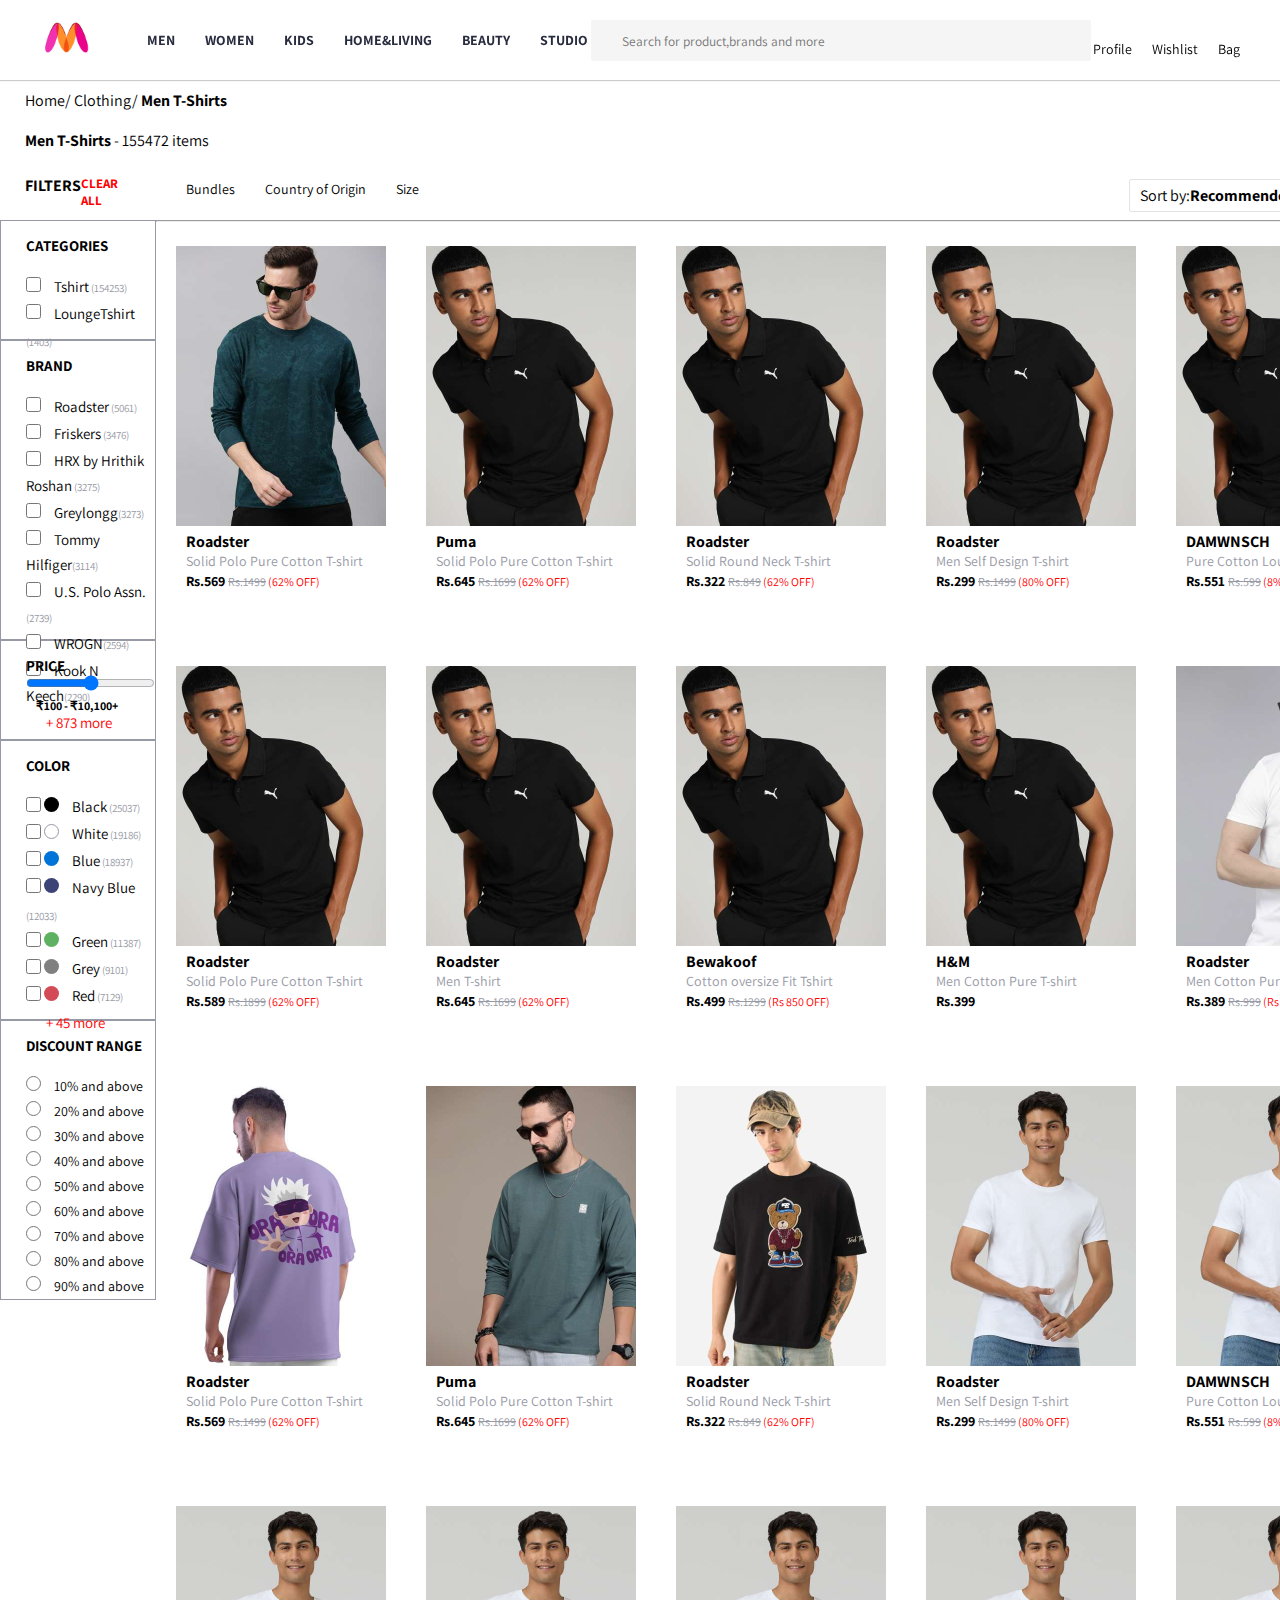
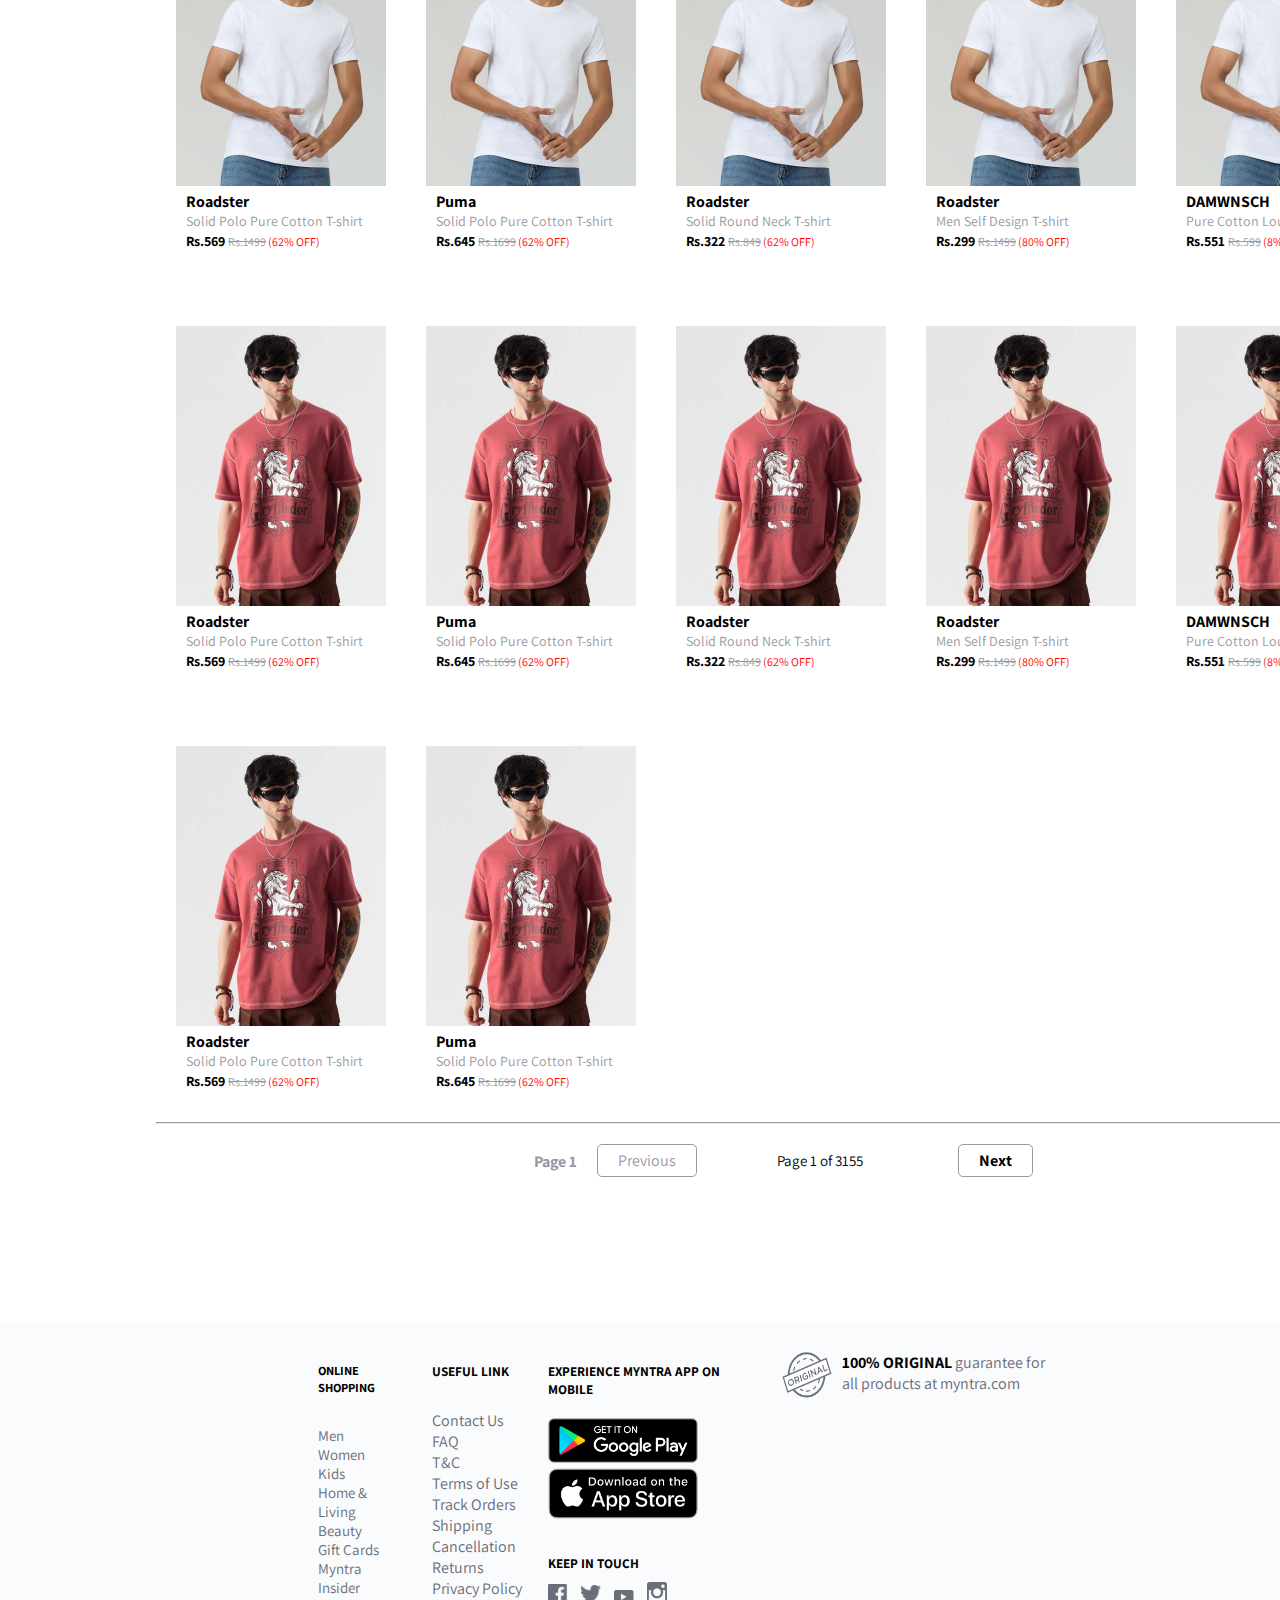
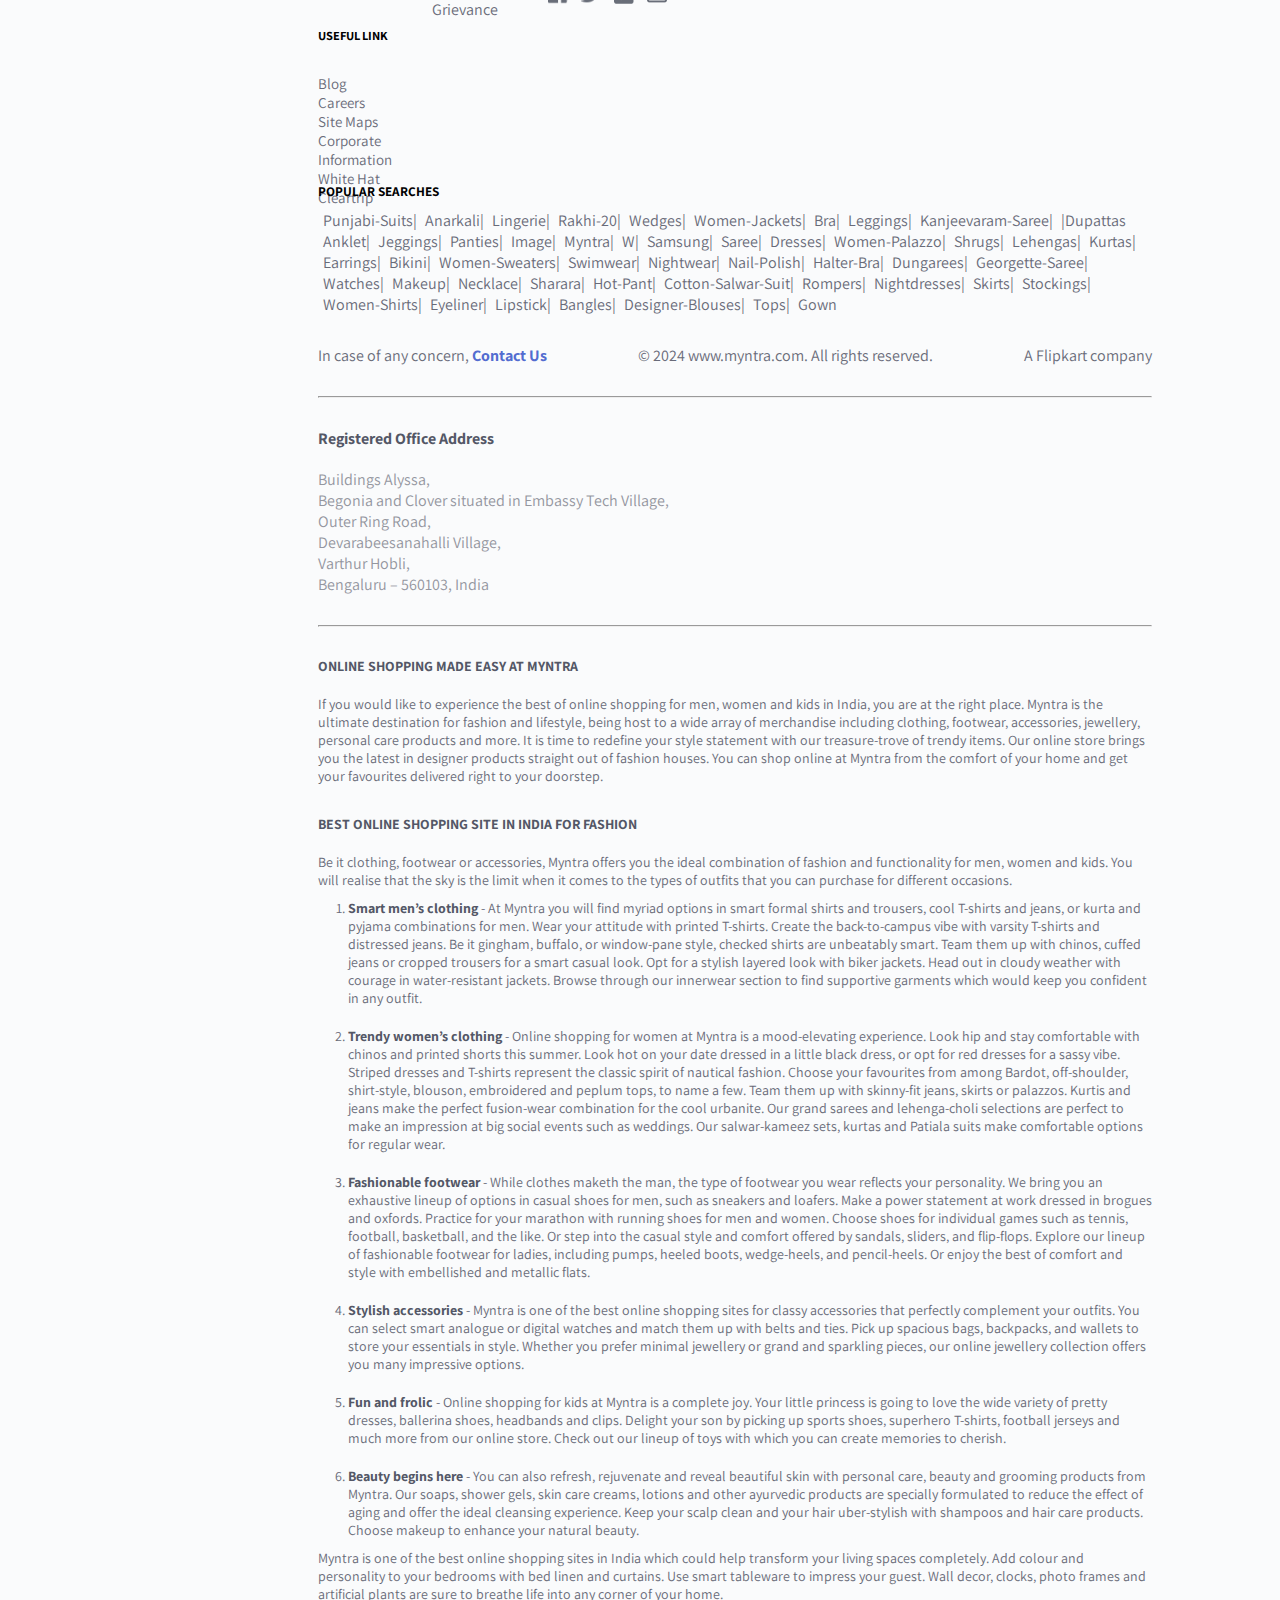
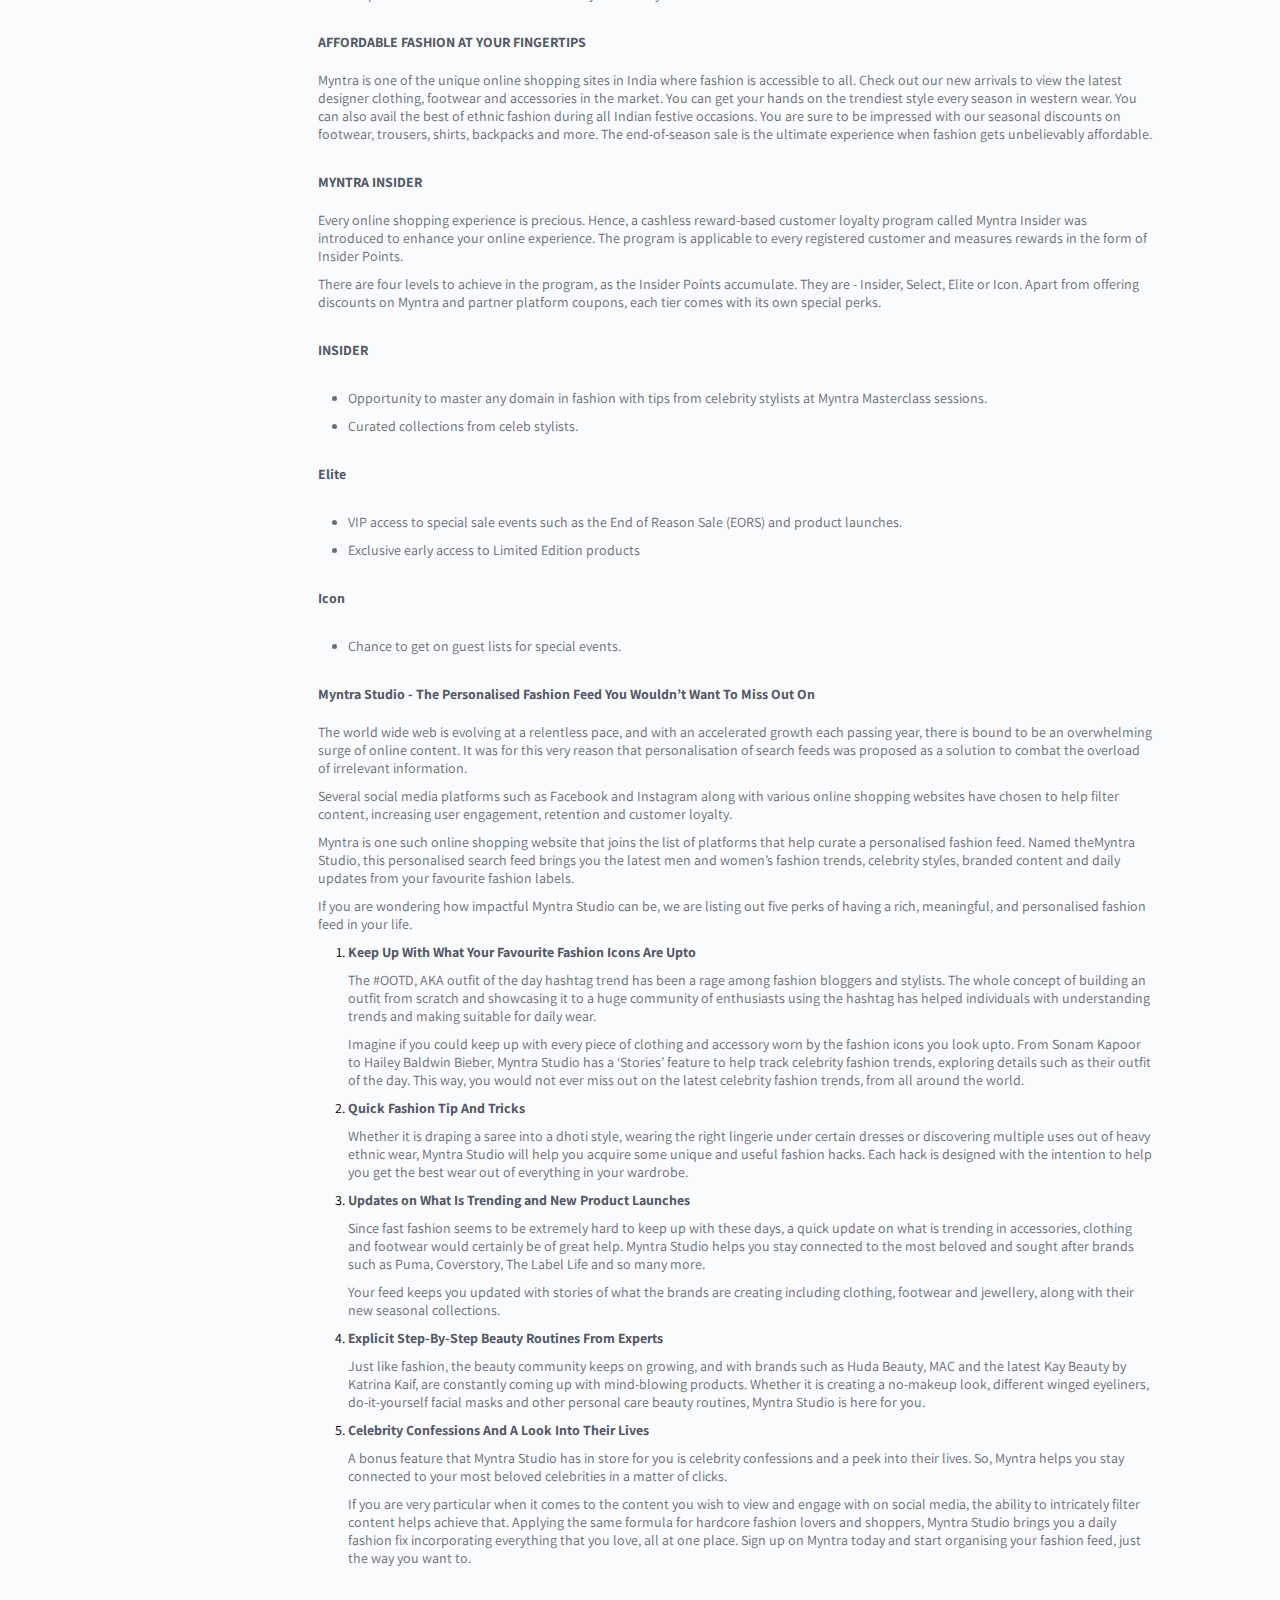
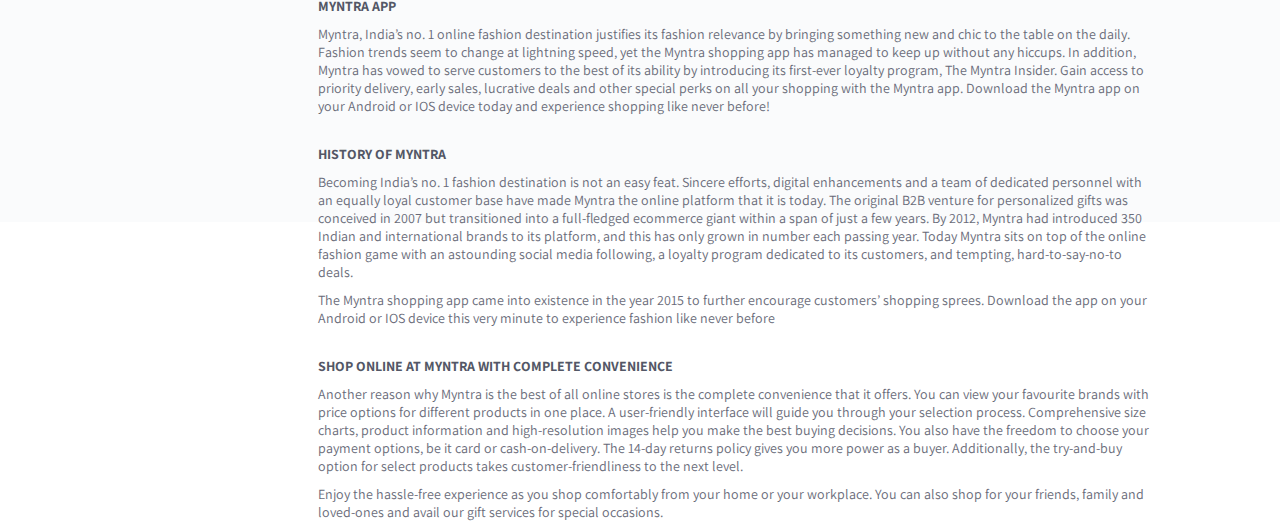
<file: tshirt.html>
<!DOCTYPE html>
<html lang="en">
<head>
    <meta charset="UTF-8">
    <meta name="viewport" content="width=device-width, initial-scale=1.0">
    <title>Document</title>
    <link rel="stylesheet" href="css/style.css">
    <link rel="preconnect" href="https://fonts.googleapis.com">
<link rel="preconnect" href="https://fonts.gstatic.com" crossorigin>
<link href="https://fonts.googleapis.com/css2?family=Assistant:wght@200..800&display=swap" rel="stylesheet">
    <link rel="stylesheet" href="https://cdnjs.cloudflare.com/ajax/libs/font-awesome/6.6.0/css/all.min.css" integrity="sha512-Kc323vGBEqzTmouAECnVceyQqyqdsSiqLQISBL29aUW4U/M7pSPA/gEUZQqv1cwx4OnYxTxve5UMg5GT6L4JJg==" crossorigin="anonymous" referrerpolicy="no-referrer" />
</head>
<body>
    <div class="main">
        <!--header section start-->
        <div class="header">
        <div class="logo">
            <a href="index.html"><img src="logo/myntra-1200x900.webp"/></a>
        </div>
        <div class="nav-bar">
               <div class="men"><div class="men-text"> MEN</div>
                <div class="men-part">
                    <div class="topwear">
                      <ul>
                      <li style="color: #FF547C;font-weight: bold;"> Topwear</li>
                      <a href="tshirt.html"> <li> T-Shirt</li></a>
                      <a href="tshirt.html"> <li> Casual Shirts</li></a>
                      <a href="tshirt.html"> <li> Formal Shirts</li></a>
                       <li>SweatShirts</li>
                       <li>Sweaters</li>
                       <li>Jackets</li>
                       <li>Blazers & Coats</li>
                       <li>Suits</li>
                       <li> Rain Jackets</li>
                      </ul>
                      <hr style="margin-top: 5px; margin-bottom: 5px; border: #EAEAEC 0.5px solid;">
                      <ul>
                      <li >Indian & festival wear</li>
                      <li> kurtas & kurtas set</li>
                      <li> sherwanis</li>
                      <li> nehru jackets</li>
                      <li>dhotis</li>
                    </ul>
                    </div>
                    <div class="topwear" style="background-color:#F5F5F6">
                        <ul >
                            <li style="color: #FF547C;font-weight: bold;">Bottomwear</li>
                            <li>jeans</li>
                            <li> casual trousers</li>
                            <li> formal trousers</li>
                            <li>shorts</li>
                            <li>track pants & joggers</li>
                          </ul>
                          <hr style="margin-top: 5px; margin-bottom: 5px;border: #EAEAEC 0.5px solid;">
                          <ul>
                            <li style="color: #FF547C;font-weight: bold;">Innerwear & sleepwear</li>
                            <li>briefs & trucks</li>
                            <li> boxers</li>
                            <li> vests</li>
                            <li>sleepwear & loungewear</li>
                            <li>thermals</li>
                          </ul>
                          <hr style="margin-top: 5px; margin-bottom: 5px;border: #EAEAEC 0.5px solid;">
                          <li style="color: #FF547C;font-weight: bold;">Plus Size</li>
                          </div>
                          <div class="topwear">
                            <ul>
                            <li style="color: #FF547C;font-weight: bold;"> footwear</li>
                             <li> T-Shirt</li>
                             <li> Casual Shoes</li>
                             <li> sports Shoes</li>
                             <li> formal shoes</li>
                             <li>sneakers</li>
                             <li>sandals &  floaters</li>
                             <li>flip flop</li>
                             <li>Socks</li>
    
                            </ul>
                            <hr style="margin-top: 5px; margin-bottom: 5px;border: #EAEAEC 0.5px solid;">
                            <ul>
                                <li style="color: #FF547C;font-weight: bold;"> Personal Care & grooming</li>
                                <li style="color: #FF547C;font-weight: bold;"> Sunglasses & frames</li>
                                <li style="color: #FF547C;font-weight: bold;"> watches</li>
                          </ul>
                          </div>
                          <div class="topwear" style="background-color:#F5F5F6">
                            <ul>
                            <li style="color: #FF547C;font-weight: bold; "> Sports & active wear</li>
                             <li> sports shoes</li>
                             <li> sports sandals</li>
                             <li> active T-Shirts</li>
                             <li>track pants & shorts</li>
                             <li>tracksuits</li>
                             <li>Jackets & SweatShirts</li>
                             <li>sports accessories</li>
                             <li>Swimwear</li>
                            </ul>
                            <hr style="margin-top: 5px; margin-bottom: 5px; border: #EAEAEC 0.5px solid;">
                            <ul>
                            <li style="color: #FF547C;font-weight: bold;"> gadgets</li>
                            <li >smart wearables</li>
                            <li> fitness gadgets</li>
                            <li> headphones</li>
                            <li> speakers</li>
                          </ul>
                          </div>
                          <div class="topwear">
                            <ul>
                            <li style="color: #FF547C;font-weight: bold;">fashion accessories</li>
                             <li> wallets</li>
                             <li> belts</li>
                             <li>perfume & body mists</li>
                             <li>trimmers</li>
                             <li>deodorants</li>
                             <li>ties,cufflinks & pocket squares</li>
                             <li>accessory gifts sets</li>
                             <li>caps & hats</li>
                             <li>muffers,scarves & gloves</li>
                             
                            </ul>
                            <hr style="margin-top: 5px; margin-bottom: 5px; border: #EAEAEC 0.5px solid;" >
                            <ul>
                              <li style="color: #FF547C;font-weight: bold;">bags & backpacks</li>
                              <li style="color: #FF547C;font-weight: bold;">luggages & trolleys</li>
                              
                          </ul>
                          </div>
                    </div>
                    </div>
             
               
               <div class="women"><div class="women-text">WOMEN</div>
                <div class="men-part">
                  <div class="topwear">
                    <ul>
                    <li style="color: #FF547C;font-weight: bold;"> Topwear</li>
                    <a href="tshirt.html"> <li> T-Shirt</li></a>
                    <a href="tshirt.html"> <li> Casual Shirts</li></a>
                    <a href="tshirt.html"> <li> Formal Shirts</li></a>
                     <li>SweatShirts</li>
                     <li>Sweaters</li>
                     <li>Jackets</li>
                     <li>Blazers & Coats</li>
                     <li>Suits</li>
                     <li> Rain Jackets</li>
                    </ul>
                    <hr style="margin-top: 5px; margin-bottom: 5px; border: #EAEAEC 0.5px solid;">
                    <ul>
                    <li >Indian & festival wear</li>
                    <li> kurtas & kurtas set</li>
                    <li> sherwanis</li>
                    <li> nehru jackets</li>
                    <li>dhotis</li>
                  </ul>
                  </div>
                  <div class="topwear" style="background-color:#F5F5F6">
                      <ul >
                          <li style="color: #FF547C;font-weight: bold;">Bottomwear</li>
                          <li>jeans</li>
                          <li> casual trousers</li>
                          <li> formal trousers</li>
                          <li>shorts</li>
                          <li>track pants & joggers</li>
                        </ul>
                        <hr style="margin-top: 5px; margin-bottom: 5px;border: #EAEAEC 0.5px solid;">
                        <ul>
                          <li style="color: #FF547C;font-weight: bold;">Innerwear & sleepwear</li>
                          <li>briefs & trucks</li>
                          <li> boxers</li>
                          <li> vests</li>
                          <li>sleepwear & loungewear</li>
                          <li>thermals</li>
                        </ul>
                        <hr style="margin-top: 5px; margin-bottom: 5px;border: #EAEAEC 0.5px solid;">
                        <li style="color: #FF547C;font-weight: bold;">Plus Size</li>
                        </div>
                        <div class="topwear">
                          <ul>
                          <li style="color: #FF547C;font-weight: bold;"> footwear</li>
                           <li> T-Shirt</li>
                           <li> Casual Shoes</li>
                           <li> sports Shoes</li>
                           <li> formal shoes</li>
                           <li>sneakers</li>
                           <li>sandals &  floaters</li>
                           <li>flip flop</li>
                           <li>Socks</li>
  
                          </ul>
                          <hr style="margin-top: 5px; margin-bottom: 5px;border: #EAEAEC 0.5px solid;">
                          <ul>
                              <li style="color: #FF547C;font-weight: bold;"> Personal Care & grooming</li>
                              <li style="color: #FF547C;font-weight: bold;"> Sunglasses & frames</li>
                              <li style="color: #FF547C;font-weight: bold;"> watches</li>
                        </ul>
                        </div>
                        <div class="topwear" style="background-color:#F5F5F6">
                          <ul>
                          <li style="color: #FF547C;font-weight: bold; "> Sports & active wear</li>
                           <li> sports shoes</li>
                           <li> sports sandals</li>
                           <li> active T-Shirts</li>
                           <li>track pants & shorts</li>
                           <li>tracksuits</li>
                           <li>Jackets & SweatShirts</li>
                           <li>sports accessories</li>
                           <li>Swimwear</li>
                          </ul>
                          <hr style="margin-top: 5px; margin-bottom: 5px; border: #EAEAEC 0.5px solid;">
                          <ul>
                          <li style="color: #FF547C;font-weight: bold;"> gadgets</li>
                          <li >smart wearables</li>
                          <li> fitness gadgets</li>
                          <li> headphones</li>
                          <li> speakers</li>
                        </ul>
                        </div>
                        <div class="topwear">
                          <ul>
                          <li style="color: #FF547C;font-weight: bold;">fashion accessories</li>
                           <li> wallets</li>
                           <li> belts</li>
                           <li>perfume & body mists</li>
                           <li>trimmers</li>
                           <li>deodorants</li>
                           <li>ties,cufflinks & pocket squares</li>
                           <li>accessory gifts sets</li>
                           <li>caps & hats</li>
                           <li>muffers,scarves & gloves</li>
                           
                          </ul>
                          <hr style="margin-top: 5px; margin-bottom: 5px; border: #EAEAEC 0.5px solid;" >
                          <ul>
                            <li style="color: #FF547C;font-weight: bold;">bags & backpacks</li>
                            <li style="color: #FF547C;font-weight: bold;">luggages & trolleys</li>
                            
                        </ul>
                        </div>
                  </div>
               </div>
               <div class="kids"><div class="women-text">KIDS</div>
                <div class="men-part">
                  <div class="topwear">
                    <ul>
                    <li style="color: #FF547C;font-weight: bold;"> Topwear</li>
                    <a href="tshirt.html"> <li> T-Shirt</li></a>
                    <a href="tshirt.html"> <li> Casual Shirts</li></a>
                    <a href="tshirt.html"> <li> Formal Shirts</li></a>
                     <li>SweatShirts</li>
                     <li>Sweaters</li>
                     <li>Jackets</li>
                     <li>Blazers & Coats</li>
                     <li>Suits</li>
                     <li> Rain Jackets</li>
                    </ul>
                    <hr style="margin-top: 5px; margin-bottom: 5px; border: #EAEAEC 0.5px solid;">
                    <ul>
                    <li >Indian & festival wear</li>
                    <li> kurtas & kurtas set</li>
                    <li> sherwanis</li>
                    <li> nehru jackets</li>
                    <li>dhotis</li>
                  </ul>
                  </div>
                  <div class="topwear" style="background-color:#F5F5F6">
                      <ul >
                          <li style="color: #FF547C;font-weight: bold;">Bottomwear</li>
                          <li>jeans</li>
                          <li> casual trousers</li>
                          <li> formal trousers</li>
                          <li>shorts</li>
                          <li>track pants & joggers</li>
                        </ul>
                        <hr style="margin-top: 5px; margin-bottom: 5px;border: #EAEAEC 0.5px solid;">
                        <ul>
                          <li style="color: #FF547C;font-weight: bold;">Innerwear & sleepwear</li>
                          <li>briefs & trucks</li>
                          <li> boxers</li>
                          <li> vests</li>
                          <li>sleepwear & loungewear</li>
                          <li>thermals</li>
                        </ul>
                        <hr style="margin-top: 5px; margin-bottom: 5px;border: #EAEAEC 0.5px solid;">
                        <li style="color: #FF547C;font-weight: bold;">Plus Size</li>
                        </div>
                        <div class="topwear">
                          <ul>
                          <li style="color: #FF547C;font-weight: bold;"> footwear</li>
                           <li> T-Shirt</li>
                           <li> Casual Shoes</li>
                           <li> sports Shoes</li>
                           <li> formal shoes</li>
                           <li>sneakers</li>
                           <li>sandals &  floaters</li>
                           <li>flip flop</li>
                           <li>Socks</li>
  
                          </ul>
                          <hr style="margin-top: 5px; margin-bottom: 5px;border: #EAEAEC 0.5px solid;">
                          <ul>
                              <li style="color: #FF547C;font-weight: bold;"> Personal Care & grooming</li>
                              <li style="color: #FF547C;font-weight: bold;"> Sunglasses & frames</li>
                              <li style="color: #FF547C;font-weight: bold;"> watches</li>
                        </ul>
                        </div>
                        <div class="topwear" style="background-color:#F5F5F6">
                          <ul>
                          <li style="color: #FF547C;font-weight: bold; "> Sports & active wear</li>
                           <li> sports shoes</li>
                           <li> sports sandals</li>
                           <li> active T-Shirts</li>
                           <li>track pants & shorts</li>
                           <li>tracksuits</li>
                           <li>Jackets & SweatShirts</li>
                           <li>sports accessories</li>
                           <li>Swimwear</li>
                          </ul>
                          <hr style="margin-top: 5px; margin-bottom: 5px; border: #EAEAEC 0.5px solid;">
                          <ul>
                          <li style="color: #FF547C;font-weight: bold;"> gadgets</li>
                          <li >smart wearables</li>
                          <li> fitness gadgets</li>
                          <li> headphones</li>
                          <li> speakers</li>
                        </ul>
                        </div>
                        <div class="topwear">
                          <ul>
                          <li style="color: #FF547C;font-weight: bold;">fashion accessories</li>
                           <li> wallets</li>
                           <li> belts</li>
                           <li>perfume & body mists</li>
                           <li>trimmers</li>
                           <li>deodorants</li>
                           <li>ties,cufflinks & pocket squares</li>
                           <li>accessory gifts sets</li>
                           <li>caps & hats</li>
                           <li>muffers,scarves & gloves</li>
                           
                          </ul>
                          <hr style="margin-top: 5px; margin-bottom: 5px; border: #EAEAEC 0.5px solid;" >
                          <ul>
                            <li style="color: #FF547C;font-weight: bold;">bags & backpacks</li>
                            <li style="color: #FF547C;font-weight: bold;">luggages & trolleys</li>
                            
                        </ul>
                        </div>
                  </div>
               </div>
               <div class="home"><div class="women-text">HOME&LIVING</div>
                <div class="men-part">
                  <div class="topwear">
                    <ul>
                    <li style="color: #FF547C;font-weight: bold;"> Topwear</li>
                    <a href="tshirt.html"> <li> T-Shirt</li></a>
                    <a href="tshirt.html"> <li> Casual Shirts</li></a>
                    <a href="tshirt.html"> <li> Formal Shirts</li></a>
                     <li>SweatShirts</li>
                     <li>Sweaters</li>
                     <li>Jackets</li>
                     <li>Blazers & Coats</li>
                     <li>Suits</li>
                     <li> Rain Jackets</li>
                    </ul>
                    <hr style="margin-top: 5px; margin-bottom: 5px; border: #EAEAEC 0.5px solid;">
                    <ul>
                    <li >Indian & festival wear</li>
                    <li> kurtas & kurtas set</li>
                    <li> sherwanis</li>
                    <li> nehru jackets</li>
                    <li>dhotis</li>
                  </ul>
                  </div>
                  <div class="topwear" style="background-color:#F5F5F6">
                      <ul >
                          <li style="color: #FF547C;font-weight: bold;">Bottomwear</li>
                          <li>jeans</li>
                          <li> casual trousers</li>
                          <li> formal trousers</li>
                          <li>shorts</li>
                          <li>track pants & joggers</li>
                        </ul>
                        <hr style="margin-top: 5px; margin-bottom: 5px;border: #EAEAEC 0.5px solid;">
                        <ul>
                          <li style="color: #FF547C;font-weight: bold;">Innerwear & sleepwear</li>
                          <li>briefs & trucks</li>
                          <li> boxers</li>
                          <li> vests</li>
                          <li>sleepwear & loungewear</li>
                          <li>thermals</li>
                        </ul>
                        <hr style="margin-top: 5px; margin-bottom: 5px;border: #EAEAEC 0.5px solid;">
                        <li style="color: #FF547C;font-weight: bold;">Plus Size</li>
                        </div>
                        <div class="topwear">
                          <ul>
                          <li style="color: #FF547C;font-weight: bold;"> footwear</li>
                           <li> T-Shirt</li>
                           <li> Casual Shoes</li>
                           <li> sports Shoes</li>
                           <li> formal shoes</li>
                           <li>sneakers</li>
                           <li>sandals &  floaters</li>
                           <li>flip flop</li>
                           <li>Socks</li>
  
                          </ul>
                          <hr style="margin-top: 5px; margin-bottom: 5px;border: #EAEAEC 0.5px solid;">
                          <ul>
                              <li style="color: #FF547C;font-weight: bold;"> Personal Care & grooming</li>
                              <li style="color: #FF547C;font-weight: bold;"> Sunglasses & frames</li>
                              <li style="color: #FF547C;font-weight: bold;"> watches</li>
                        </ul>
                        </div>
                        <div class="topwear" style="background-color:#F5F5F6">
                          <ul>
                          <li style="color: #FF547C;font-weight: bold; "> Sports & active wear</li>
                           <li> sports shoes</li>
                           <li> sports sandals</li>
                           <li> active T-Shirts</li>
                           <li>track pants & shorts</li>
                           <li>tracksuits</li>
                           <li>Jackets & SweatShirts</li>
                           <li>sports accessories</li>
                           <li>Swimwear</li>
                          </ul>
                          <hr style="margin-top: 5px; margin-bottom: 5px; border: #EAEAEC 0.5px solid;">
                          <ul>
                          <li style="color: #FF547C;font-weight: bold;"> gadgets</li>
                          <li >smart wearables</li>
                          <li> fitness gadgets</li>
                          <li> headphones</li>
                          <li> speakers</li>
                        </ul>
                        </div>
                        <div class="topwear">
                          <ul>
                          <li style="color: #FF547C;font-weight: bold;">fashion accessories</li>
                           <li> wallets</li>
                           <li> belts</li>
                           <li>perfume & body mists</li>
                           <li>trimmers</li>
                           <li>deodorants</li>
                           <li>ties,cufflinks & pocket squares</li>
                           <li>accessory gifts sets</li>
                           <li>caps & hats</li>
                           <li>muffers,scarves & gloves</li>
                           
                          </ul>
                          <hr style="margin-top: 5px; margin-bottom: 5px; border: #EAEAEC 0.5px solid;" >
                          <ul>
                            <li style="color: #FF547C;font-weight: bold;">bags & backpacks</li>
                            <li style="color: #FF547C;font-weight: bold;">luggages & trolleys</li>
                            
                        </ul>
                        </div>
                  </div>
               </div>
               <div class="beauty"><div class="women-text">BEAUTY</div>
                <div class="men-part">
                  <div class="topwear">
                    <ul>
                    <li style="color: #FF547C;font-weight: bold;"> Topwear</li>
                    <a href="tshirt.html"> <li> T-Shirt</li></a>
                    <a href="tshirt.html"> <li> Casual Shirts</li></a>
                    <a href="tshirt.html"> <li> Formal Shirts</li></a>
                     <li>SweatShirts</li>
                     <li>Sweaters</li>
                     <li>Jackets</li>
                     <li>Blazers & Coats</li>
                     <li>Suits</li>
                     <li> Rain Jackets</li>
                    </ul>
                    <hr style="margin-top: 5px; margin-bottom: 5px; border: #EAEAEC 0.5px solid;">
                    <ul>
                    <li >Indian & festival wear</li>
                    <li> kurtas & kurtas set</li>
                    <li> sherwanis</li>
                    <li> nehru jackets</li>
                    <li>dhotis</li>
                  </ul>
                  </div>
                  <div class="topwear" style="background-color:#F5F5F6">
                      <ul >
                          <li style="color: #FF547C;font-weight: bold;">Bottomwear</li>
                          <li>jeans</li>
                          <li> casual trousers</li>
                          <li> formal trousers</li>
                          <li>shorts</li>
                          <li>track pants & joggers</li>
                        </ul>
                        <hr style="margin-top: 5px; margin-bottom: 5px;border: #EAEAEC 0.5px solid;">
                        <ul>
                          <li style="color: #FF547C;font-weight: bold;">Innerwear & sleepwear</li>
                          <li>briefs & trucks</li>
                          <li> boxers</li>
                          <li> vests</li>
                          <li>sleepwear & loungewear</li>
                          <li>thermals</li>
                        </ul>
                        <hr style="margin-top: 5px; margin-bottom: 5px;border: #EAEAEC 0.5px solid;">
                        <li style="color: #FF547C;font-weight: bold;">Plus Size</li>
                        </div>
                        <div class="topwear">
                          <ul>
                          <li style="color: #FF547C;font-weight: bold;"> footwear</li>
                           <li> T-Shirt</li>
                           <li> Casual Shoes</li>
                           <li> sports Shoes</li>
                           <li> formal shoes</li>
                           <li>sneakers</li>
                           <li>sandals &  floaters</li>
                           <li>flip flop</li>
                           <li>Socks</li>
  
                          </ul>
                          <hr style="margin-top: 5px; margin-bottom: 5px;border: #EAEAEC 0.5px solid;">
                          <ul>
                              <li style="color: #FF547C;font-weight: bold;"> Personal Care & grooming</li>
                              <li style="color: #FF547C;font-weight: bold;"> Sunglasses & frames</li>
                              <li style="color: #FF547C;font-weight: bold;"> watches</li>
                        </ul>
                        </div>
                        <div class="topwear" style="background-color:#F5F5F6">
                          <ul>
                          <li style="color: #FF547C;font-weight: bold; "> Sports & active wear</li>
                           <li> sports shoes</li>
                           <li> sports sandals</li>
                           <li> active T-Shirts</li>
                           <li>track pants & shorts</li>
                           <li>tracksuits</li>
                           <li>Jackets & SweatShirts</li>
                           <li>sports accessories</li>
                           <li>Swimwear</li>
                          </ul>
                          <hr style="margin-top: 5px; margin-bottom: 5px; border: #EAEAEC 0.5px solid;">
                          <ul>
                          <li style="color: #FF547C;font-weight: bold;"> gadgets</li>
                          <li >smart wearables</li>
                          <li> fitness gadgets</li>
                          <li> headphones</li>
                          <li> speakers</li>
                        </ul>
                        </div>
                        <div class="topwear">
                          <ul>
                          <li style="color: #FF547C;font-weight: bold;">fashion accessories</li>
                           <li> wallets</li>
                           <li> belts</li>
                           <li>perfume & body mists</li>
                           <li>trimmers</li>
                           <li>deodorants</li>
                           <li>ties,cufflinks & pocket squares</li>
                           <li>accessory gifts sets</li>
                           <li>caps & hats</li>
                           <li>muffers,scarves & gloves</li>
                           
                          </ul>
                          <hr style="margin-top: 5px; margin-bottom: 5px; border: #EAEAEC 0.5px solid;" >
                          <ul>
                            <li style="color: #FF547C;font-weight: bold;">bags & backpacks</li>
                            <li style="color: #FF547C;font-weight: bold;">luggages & trolleys</li>
                            
                        </ul>
                        </div>
                  </div>
               </div>
               <div class="studio"><div class="women-text">STUDIO</div>
                
                  </div>
          
            </div>
        <div class="searchbar">
            <div class="search-icon"> <i class="fa-solid fa-magnifying-glass"></i></div>
            <div>
                <input type="text" placeholder="Search for product,brands and more">
            </div>
        </div>
        <div class="account">
            <div class="profile"><i class="fa-regular fa-user"></i><br>Profile</div>
            <div class="wishlist"><a href="https://www.myntra.com/wishlist">
                <i class="fa-regular fa-heart"></i><br>Wishlist</a></div>
            <div class="bag"><a href="https://www.myntra.com/checkout/cart">
                <i class="fa-solid fa-bag-shopping"></i><br>Bag</a></div>
        </div>
    </div>
     <!--header section stop-->
      <!--topnext section start-->
     <div class="topnext">
        <div class="topnext-text">
         <a href="index.html">Home/</a> <a href="index.html">Clothing/</a> <b>Men T-Shirts</b>
        </div>
     </div>
     <div class="topnext">
        <div class="topnext-text">
            <b>Men T-Shirts</b> -  155472 items
        </div>
     </div>
      <!--top section end-->
      <div class="both">
    <!--leftsection start-->
<div class="leftsection">
    <div class="leftsection-text">
        <B>FILTERS</B>   
        <div class="clear">CLEAR ALL</div> 
    </div>
    <div class="categories">
       <DIV CLASS="BOLD"> <B>CATEGORIES</B>
<form>  <BR>
<input type="checkbox" >
        <label class="checkbox-inline"> Tshirt<label><span style="color:#9799A5; font-size:11px;" >     (154253)</span><br>
        <input type="checkbox">
        <label class="checkbox-inline">   LoungeTshirt</label><span style="color:#9799A5; font-size:11px;" >      (1403)</span>
        </form>  
    </DIV>
    </div>
    <div class="brand">
        <DIV CLASS="BOLD"> <B>BRAND</B>
            <form><BR>
            <input type="checkbox" >
        <label class="checkbox-inline"> Roadster<label><span style="color:#9799A5; font-size:11px"; >  (5061)</span><br>
        <input type="checkbox">
        <label class="checkbox-inline">Friskers</label><span style="color:#9799A5; font-size:11px"; > (3476)</span>
        <br><input type="checkbox">
        <label class="checkbox-inline">HRX by Hrithik Roshan</label><span style="color:#9799A5; font-size:11px"; > (3275)</span>
        <br><input type="checkbox">
        <label class="checkbox-inline">Greylongg</label><span style="color:#9799A5; font-size:11px"; >(3273)</span>
        <br><input type="checkbox">
        <label class="checkbox-inline">Tommy Hilfiger</label><span style="color:#9799A5; font-size:11px"; >(3114)</span>
        <br><input type="checkbox">
        <label class="checkbox-inline">U.S. Polo Assn.</label><span style="color:#9799A5; font-size:11px"; >(2739)</span>
        <br><input type="checkbox">
        <label class="checkbox-inline">WROGN</label><span style="color:#9799A5; font-size:11px"; >(2594)</span>
        <br><input type="checkbox">
        <label class="checkbox-inline">Kook N Keech</label><span style="color:#9799A5; font-size:11px"; >(2290)</span>
    </form>  
    <div class="number">+ 873 more</div>
    </div>
</div>
<DIV Class="brand" style="height:100px">
<DIV CLASS="BOLD"> <B>PRICE</B>
<form>
    <input type="range" id="vol" name="vol" min="100" max="10100"><br>
    <label class="vol"><b>₹100 - ₹10,100+</b></label>
</form>
</div>
</DIV>
<div class="brand" style="height:280px">
    <div class="BOLD"><b>COLOR</b>
    <form><BR>
    <input type="checkbox">
    <span class="dot" style="background-color: black;"></span>
        <label class="checkbox-inline"> Black<label><span style="color:#9799A5; font-size:11px"; >  (25037)</span><br>
            <input type="checkbox">
            <span class="dot" style="background-color: white;border: 0.5px solid #9799A5;"></span>
        <label class="checkbox-inline"> White<label><span style="color:#9799A5; font-size:11px"; >  (19186)</span><br>
            <input type="checkbox">
            <span class="dot" style="background-color:#0074D9;"></span>
        <label class="checkbox-inline"> Blue<label><span style="color:#9799A5; font-size:11px"; >  (18937)</span><br>
            <input type="checkbox">
            <span class="dot" style="background-color: #3C4477;"></span>
        <label class="checkbox-inline"> Navy Blue<label><span style="color:#9799A5; font-size:11px"; >  (12033)</span><br>
            <input type="checkbox">
            <span class="dot" style="background-color: #5EB160;"></span>
        <label class="checkbox-inline"> Green<label><span style="color:#9799A5; font-size:11px"; >  (11387)</span><br>
            <input type="checkbox">
            <span class="dot" style="background-color: gray;"></span>
        <label class="checkbox-inline"> Grey<label><span style="color:#9799A5; font-size:11px"; >  (9101)</span><br>
            <input type="checkbox">
            <span class="dot" style="background-color: #D34B56;"></span>
        <label class="checkbox-inline"> Red<label><span style="color:#9799A5; font-size:11px"; >  (7129)</span><br>
        </form>
        <div class="number">+ 45 more</div>
    </div>
</div>
    <div class="brand" style="height:280px">
        <div class="BOLD"><b>DISCOUNT RANGE</b>
 
<FORM ><BR>
    <input type="radio" >
        <label class="radio-inline" >10% and above<label><br>
            <input type="radio" >
        <label class="radio-inline" >20% and above<label><br>
                <input type="radio" >
        <label class="radio-inline" >30% and above<label><br>
         <input type="radio" >
        <label class="radio-inline" >40% and above<label><br>
        <input type="radio" >
        <label class="radio-inline" >50% and above<label><br>   
        <input type="radio" >
        <label class="radio-inline">60% and above<label><br>      
        <input type="radio" >
        <label class="radio-inline">70% and above<label><br>
        <input type="radio" >
        <label class="radio-inline">80% and above<label><br>
        <input type="radio" >
    <label class="radio-inline">90% and above<label><br>

</FORM>
</div>
</div>
</div>
    <!--leftsection end-->

     <!--rightsection start-->
    <div class="right-section">
    <div class="right">
        <div class="rightttt">
       <div >Bundles <i class="fa-solid fa-chevron-down" style="font-size: 12px; color:#E3E3E6" ></i></div>
       <div >Country of Origin  <i class="fa-solid fa-chevron-down" style="font-size: 12px; color:#E3E3E6" ></i> </div>
       <div > Size<i class="fa-solid fa-chevron-down" style="font-size: 12px; color:#E3E3E6; padding-left:5px;"></i> </div></div> 
    <div class="sort">Sort by:<b>Recommended</b><i class="fa-solid fa-chevron-down" style="padding: 2px 0px 0 80px; color:#E3E3E6"></i></div></div>
    <hr>
    <div class="tshirtimg">
        <div class="col1">
            <div class="tshirt1">
                    <a href="Detail.html">
                    
                <img src="images1/ab076c69-6b6d-4445-b87a-f727e99e9e771721903964046-Urbano-Fashion-Men-Teal-Green-Slim-Fit-Tropical-Printed-Pure-1.jpg">
                <div class="shirttext">
                    <b>Roadster</b>
                    <br><p style="font-size: 14px; color: #9799A5;">Solid Polo Pure Cotton T-shirt</p>
                    <b style="font-size: 14px;">Rs.569</b>  <span class="cut"> <s>Rs.1499</s>   <span class="red">(62% OFF)</span>
                </div>
              <div class="shirtextpart">
                <div class="heart"><i class="fa-regular fa-heart " style="padding-right: 10px;"></i>Wishlist</div><br>
               <SPAN style="font-size: 14px;">Sizes:XL</SPAN> <br>
                    <b style="font-size: 14px;">Rs.569</b>  <span class="cut"> <s>Rs.1499</s>   <span class="red">(62% OFF)</span>
              </div></a>
            </div>
            
            <div class="tshirt1">
                <a href="Detail.html">
                <img src="images1/0a8d7c76-3c62-49be-93c6-97e34f7990a81690226533629PumaEssMensPoloCottonSlim-FitT-shirt1.jpg">
                <div class="shirttext">
                    <b>Puma</b>
                    <br><p style="font-size: 14px; color: #9799A5;">Solid Polo Pure Cotton T-shirt</p>
                    <b style="font-size: 14px;">Rs.645</b>  <span class="cut"> <s>Rs.1699</s>   <span class="red">(62% OFF)</span>
                </div>
                <div class="shirtextpart">
                    <div class="heart"><i class="fa-regular fa-heart " style="padding-right: 10px;"></i>Wishlist</div><br>
                   <SPAN style="font-size: 14px;">Sizes:XL</SPAN> <br>
                        <b style="font-size: 14px;">Rs.569</b>  <span class="cut"> <s>Rs.1499</s>   <span class="red">(62% OFF)</span>
                  </div></a>
            </div>
                <div class="tshirt1">
                    <a href="Detail.html">
                <img src="images1/0a8d7c76-3c62-49be-93c6-97e34f7990a81690226533629PumaEssMensPoloCottonSlim-FitT-shirt1.jpg">
                <div class="shirttext">
                    <b>Roadster</b>
                    <br><p style="font-size: 14px; color: #9799A5;">Solid Round Neck T-shirt</p>
                    <b style="font-size: 14px;">Rs.322</b>  <span class="cut"> <s>Rs.849</s>   <span class="red">(62% OFF)</span>
                </div>
                <div class="shirtextpart">
                    <div class="heart"><i class="fa-regular fa-heart " style="padding-right: 10px;"></i>Wishlist</div><br>
                   <SPAN style="font-size: 14px;">Sizes:XL</SPAN> <br>
                        <b style="font-size: 14px;">Rs.569</b>  <span class="cut"> <s>Rs.1499</s>   <span class="red">(62% OFF)</span>
                  </div></a>
            </div>
                <div class="tshirt1">
                    <a href="Detail.html">
               <img src="images1/0a8d7c76-3c62-49be-93c6-97e34f7990a81690226533629PumaEssMensPoloCottonSlim-FitT-shirt1.jpg">
                <div class="shirttext">
                    <b>Roadster</b>
                    <br><p style="font-size: 14px; color: #9799A5;">Men Self Design T-shirt</p>
                    <b style="font-size: 14px;">Rs.299</b>  <span class="cut"> <s>Rs.1499</s>   <span class="red">(80% OFF)</span>
                </div>
                <div class="shirtextpart">
                    <div class="heart"><i class="fa-regular fa-heart " style="padding-right: 10px;"></i>Wishlist</div><br>
                   <SPAN style="font-size: 14px;">Sizes:XL</SPAN> <br>
                        <b style="font-size: 14px;">Rs.569</b>  <span class="cut"> <s>Rs.1499</s>   <span class="red">(62% OFF)</span>
                  </div></a>
            </div>
                <div class="tshirt1">
                    <a href="Detail.html">
                <img src="images1/0a8d7c76-3c62-49be-93c6-97e34f7990a81690226533629PumaEssMensPoloCottonSlim-FitT-shirt1.jpg">
                <div class="shirttext">
                    <b>DAMWNSCH</b>
                    <br><p style="font-size: 14px; color: #9799A5;"> Pure Cotton Lounge T-shirt</p>
                    <b style="font-size: 14px;">Rs.551</b>  <span class="cut"> <s>Rs.599</s>   <span class="red">(8% OFF)</span>
                </div>
                <div class="shirtextpart">
                    <div class="heart"><i class="fa-regular fa-heart " style="padding-right: 10px;"></i>Wishlist</div><br>
                   <SPAN style="font-size: 14px;">Sizes:XL</SPAN> <br>
                        <b style="font-size: 14px;">Rs.569</b>  <span class="cut"> <s>Rs.1499</s>   <span class="red">(62% OFF)</span>
                  </div></a>
            </div>
            </div>
       <!-- column-2 start  -->
            <div class="col2">
                <div class="tshirt1"> 
                    <a href="Detail.html">
<img src="images1/0a8d7c76-3c62-49be-93c6-97e34f7990a81690226533629PumaEssMensPoloCottonSlim-FitT-shirt1.jpg">
                    <div class="shirttext">
                        <b>Roadster</b>
                        <br><p style="font-size: 14px; color: #9799A5;">Solid Polo Pure Cotton T-shirt</p>
                        <b style="font-size: 14px;">Rs.589</b>  <span class="cut"> <s>Rs.1899</s>   <span class="red">(62% OFF)</span>
                    </div>
                    <div class="shirtextpart1">
                        <div class="heart"><i class="fa-regular fa-heart " style="padding-right: 10px;"></i>Wishlist</div><br>
                       <SPAN style="font-size: 14px;">Sizes:XL</SPAN> <br>
                            <b style="font-size: 14px;">Rs.569</b>  <span class="cut"> <s>Rs.1499</s>   <span class="red">(62% OFF)</span>
                      </div></a>
                    
                </div>
                <div class="tshirt1">
                    <a href="Detail.html">
                    <img src="images1/0a8d7c76-3c62-49be-93c6-97e34f7990a81690226533629PumaEssMensPoloCottonSlim-FitT-shirt1.jpg">

                    <div class="shirttext">
                        <b>Roadster</b>
                        <br><p style="font-size: 14px; color: #9799A5;">Men T-shirt</p>
                        <b style="font-size: 14px;">Rs.645</b>  <span class="cut"> <s>Rs.1699</s>   <span class="red">(62% OFF)</span>
                    </div>
                    <div class="shirtextpart1">
                        <div class="heart"><i class="fa-regular fa-heart " style="padding-right: 10px;"></i>Wishlist</div><br>
                       <SPAN style="font-size: 14px;">Sizes:XL</SPAN> <br>
                            <b style="font-size: 14px;">Rs.569</b>  <span class="cut"> <s>Rs.1499</s>   <span class="red">(62% OFF)</span>
                      </div></a>
                </div>
                    <div class="tshirt1">
                        <a href="Detail.html">
                            
                   <img src="images1/0a8d7c76-3c62-49be-93c6-97e34f7990a81690226533629PumaEssMensPoloCottonSlim-FitT-shirt1.jpg">
                    <div class="shirttext">
                        <b>Bewakoof</b>
                        <br><p style="font-size: 14px; color: #9799A5;">Cotton oversize Fit Tshirt</p>
                        <b style="font-size: 14px;">Rs.499</b>  <span class="cut"> <s>Rs.1299</s>   <span class="red">(Rs 850 OFF)</span>
                    </div>
                    <div class="shirtextpart1">
                        <div class="heart"><i class="fa-regular fa-heart " style="padding-right: 10px;"></i>Wishlist</div><br>
                       <SPAN style="font-size: 14px;">Sizes:XL</SPAN> <br>
                            <b style="font-size: 14px;">Rs.569</b>  <span class="cut"> <s>Rs.1499</s>   <span class="red">(62% OFF)</span>
                      </div></a>
                </div>
                    <div class="tshirt1">
                        <a href="Detail.html">
                   <img src="images1/0a8d7c76-3c62-49be-93c6-97e34f7990a81690226533629PumaEssMensPoloCottonSlim-FitT-shirt1.jpg">
                    <div class="shirttext">
                        <b>H&M</b>
                        <br><p style="font-size: 14px; color: #9799A5;">Men Cotton Pure T-shirt</p>
                        <b style="font-size: 14px;">Rs.399</b>
                    </div>
                    <div class="shirtextpart1">
                        <div class="heart"><i class="fa-regular fa-heart " style="padding-right: 10px;"></i>Wishlist</div><br>
                       <SPAN style="font-size: 14px;">Sizes:XL</SPAN> <br>
                            <b style="font-size: 14px;">Rs.569</b>  <span class="cut"> <s>Rs.1499</s>   <span class="red">(62% OFF)</span>
                      </div></a>
                </div>
                    <div class="tshirt1">
                        <a href="Detail.html">
                    <img src="images1/b3c749a3-2b72-4714-a18c-1d83dd7b96e11716437638657Tshirts1.jpg">
                    <div class="shirttext">
                        <b>Roadster</b>
                        <br><p style="font-size: 14px; color: #9799A5;"> Men Cotton Pure T-shirt</p>
                        <b style="font-size: 14px;">Rs.389</b>  <span class="cut"> <s>Rs.999</s>   <span class="red">(Rs 610 OFF)</span>
                    </div>
                    <div class="shirtextpart1">
                        <div class="heart"><i class="fa-regular fa-heart " style="padding-right: 10px;"></i>Wishlist</div><br>
                       <SPAN style="font-size: 14px;">Sizes:XL</SPAN> <br>
                            <b style="font-size: 14px;">Rs.569</b>  <span class="cut"> <s>Rs.1499</s>   <span class="red">(62% OFF)</span>
                      </div></a>
                </div>
            </div>
            <!-- 3 column -->
            <div class="col2">
                <div class="tshirt1">
                    <a href="Detail.html">
                    <img src="images1/07a5b0c0-58d1-4939-aeb5-5b8bd3cf39961691231422609CrazymonkUnisexLavenderPrintedPocketsT-shirt1.jpg">
                    <div class="shirttext">
                        <b>Roadster</b>
                        <br><p style="font-size: 14px; color: #9799A5;">Solid Polo Pure Cotton T-shirt</p>
                        <b style="font-size: 14px;">Rs.569</b>  <span class="cut"> <s>Rs.1499</s>   <span class="red">(62% OFF)</span>
                    </div>
                    <div class="shirtextpart1" style="top: 1300px;">
                        <div class="heart"><i class="fa-regular fa-heart " style="padding-right: 10px;"></i>Wishlist</div><br>
                       <SPAN style="font-size: 14px;">Sizes:XL</SPAN> <br>
                            <b style="font-size: 14px;">Rs.569</b>  <span class="cut"> <s>Rs.1499</s>   <span class="red">(62% OFF)</span>
                      </div></a>
                </div>
                <div class="tshirt1">
                    <a href="Detail.html">
                    <img src="images1/8f50be9b-1bb4-4a6c-ac6b-55a4b3dcea8c1702553433240-Roadster-Men-Tshirts-9001702553432886-1.jpg">
                    <div class="shirttext">
                        <b>Puma</b>
                        <br><p style="font-size: 14px; color: #9799A5;">Solid Polo Pure Cotton T-shirt</p>
                        <b style="font-size: 14px;">Rs.645</b>  <span class="cut"> <s>Rs.1699</s>   <span class="red">(62% OFF)</span>
                    </div>
                    <div class="shirtextpart" style="top: 1300px;">
                        <div class="heart"><i class="fa-regular fa-heart " style="padding-right: 10px;"></i>Wishlist</div><br>
                       <SPAN style="font-size: 14px;">Sizes:XL</SPAN> <br>
                            <b style="font-size: 14px;">Rs.569</b>  <span class="cut"> <s>Rs.1499</s>   <span class="red">(62% OFF)</span>
                      </div></a>
                </div>
                    <div class="tshirt1">
                        <a href="Detail.html">
                    <img src="images1/8gXcKKOo_789fb9a024bc43df8b7c98d93824dbe2.jpg">
                    <div class="shirttext">
                        <b>Roadster</b>
                        <br><p style="font-size: 14px; color: #9799A5;">Solid Round Neck T-shirt</p>
                        <b style="font-size: 14px;">Rs.322</b>  <span class="cut"> <s>Rs.849</s>   <span class="red">(62% OFF)</span>
                    </div>
                    <div class="shirtextpart" style="top: 1300px;">
                        <div class="heart"><i class="fa-regular fa-heart " style="padding-right: 10px;"></i>Wishlist</div><br>
                       <SPAN style="font-size: 14px;">Sizes:XL</SPAN> <br>
                            <b style="font-size: 14px;">Rs.569</b>  <span class="cut"> <s>Rs.1499</s>   <span class="red">(62% OFF)</span>
                      </div></a>
                </div>
                    <div class="tshirt1">
                        <a href="Detail.html">
                    <img src="images1/09a53964-d7d4-4b46-8180-5be6cb8870401728025046266-XYXX-Men-White-Pace-Intellieaze-Cotton-Crew-Neck-T-shirt-221-1.jpg">
                    <div class="shirttext">
                        <b>Roadster</b>
                        <br><p style="font-size: 14px; color: #9799A5;">Men Self Design T-shirt</p>
                        <b style="font-size: 14px;">Rs.299</b>  <span class="cut"> <s>Rs.1499</s>   <span class="red">(80% OFF)</span>
                    </div>
                    <div class="shirtextpart"  style="top: 1300px;">
                        <div class="heart"><i class="fa-regular fa-heart " style="padding-right: 10px;"></i>Wishlist</div><br>
                       <SPAN style="font-size: 14px;">Sizes:XL</SPAN> <br>
                            <b style="font-size: 14px;">Rs.569</b>  <span class="cut"> <s>Rs.1499</s>   <span class="red">(62% OFF)</span>
                      </div></a>
                </div>
                    <div class="tshirt1">
                        <a href="Detail.html">
                    <img src="images1/09a53964-d7d4-4b46-8180-5be6cb8870401728025046266-XYXX-Men-White-Pace-Intellieaze-Cotton-Crew-Neck-T-shirt-221-1.jpg">
                    <div class="shirttext">
                        <b>DAMWNSCH</b>
                        <br><p style="font-size: 14px; color: #9799A5;"> Pure Cotton Lounge T-shirt</p>
                        <b style="font-size: 14px;">Rs.551</b>  <span class="cut"> <s>Rs.599</s>   <span class="red">(8% OFF)</span>
                    </div>
                    <div class="shirtextpart"  style="top: 1300px;">
                        <div class="heart"><i class="fa-regular fa-heart " style="padding-right: 10px;"></i>Wishlist</div><br>
                       <SPAN style="font-size: 14px;">Sizes:XL</SPAN> <br>
                            <b style="font-size: 14px;">Rs.569</b>  <span class="cut"> <s>Rs.1499</s>   <span class="red">(62% OFF)</span>
                      </div></a>
                </div>
            </div>
            <!-- 3 column end -->

            <!-- 4 column start -->
            <div class="col2">
                <div class="tshirt1">
                    <a href="Detail.html">
                  <img src="images1/09a53964-d7d4-4b46-8180-5be6cb8870401728025046266-XYXX-Men-White-Pace-Intellieaze-Cotton-Crew-Neck-T-shirt-221-1.jpg">
                    <div class="shirttext">
                        <b>Roadster</b>
                        <br><p style="font-size: 14px; color: #9799A5;">Solid Polo Pure Cotton T-shirt</p>
                        <b style="font-size: 14px;">Rs.569</b>  <span class="cut"> <s>Rs.1499</s>   <span class="red">(62% OFF)</span>
                    </div>
                    <div class="shirtextpart"  style="top: 1700px;">
                        <div class="heart"><i class="fa-regular fa-heart " style="padding-right: 10px;"></i>Wishlist</div><br>
                       <SPAN style="font-size: 14px;">Sizes:XL</SPAN> <br>
                            <b style="font-size: 14px;">Rs.569</b>  <span class="cut"> <s>Rs.1499</s>   <span class="red">(62% OFF)</span>
                      </div></a>
                </div>
                <div class="tshirt1">
                    <a href="Detail.html">
                    <img src="images1/09a53964-d7d4-4b46-8180-5be6cb8870401728025046266-XYXX-Men-White-Pace-Intellieaze-Cotton-Crew-Neck-T-shirt-221-1.jpg">
                    <div class="shirttext">
                        <b>Puma</b>
                        <br><p style="font-size: 14px; color: #9799A5;">Solid Polo Pure Cotton T-shirt</p>
                        <b style="font-size: 14px;">Rs.645</b>  <span class="cut"> <s>Rs.1699</s>   <span class="red">(62% OFF)</span>
                    </div>
                    <div class="shirtextpart" style="top: 1700px;">
                        <div class="heart"><i class="fa-regular fa-heart " style="padding-right: 10px;"></i>Wishlist</div><br>
                       <SPAN style="font-size: 14px;">Sizes:XL</SPAN> <br>
                            <b style="font-size: 14px;">Rs.569</b>  <span class="cut"> <s>Rs.1499</s>   <span class="red">(62% OFF)</span>
                      </div></a>
                </div>
                    <div class="tshirt1">
                        <a href="Detail.html">
                    <img src="images1/09a53964-d7d4-4b46-8180-5be6cb8870401728025046266-XYXX-Men-White-Pace-Intellieaze-Cotton-Crew-Neck-T-shirt-221-1.jpg">
                    <div class="shirttext">
                        <b>Roadster</b>
                        <br><p style="font-size: 14px; color: #9799A5;">Solid Round Neck T-shirt</p>
                        <b style="font-size: 14px;">Rs.322</b>  <span class="cut"> <s>Rs.849</s>   <span class="red">(62% OFF)</span>
                    </div>
                    <div class="shirtextpart" style="top: 1700px;">
                        <div class="heart"><i class="fa-regular fa-heart " style="padding-right: 10px;"></i>Wishlist</div><br>
                       <SPAN style="font-size: 14px;">Sizes:XL</SPAN> <br>
                            <b style="font-size: 14px;">Rs.569</b>  <span class="cut"> <s>Rs.1499</s>   <span class="red">(62% OFF)</span>
                      </div></a>
                </div>
                    <div class="tshirt1">
                        <a href="Detail.html">
                    <img src="images1/09a53964-d7d4-4b46-8180-5be6cb8870401728025046266-XYXX-Men-White-Pace-Intellieaze-Cotton-Crew-Neck-T-shirt-221-1.jpg">
                    <div class="shirttext">
                        <b>Roadster</b>
                        <br><p style="font-size: 14px; color: #9799A5;">Men Self Design T-shirt</p>
                        <b style="font-size: 14px;">Rs.299</b>  <span class="cut"> <s>Rs.1499</s>   <span class="red">(80% OFF)</span>
                    </div>
                    <div class="shirtextpart" style="top: 1700px;">
                        <div class="heart"><i class="fa-regular fa-heart " style="padding-right: 10px;"></i>Wishlist</div><br>
                       <SPAN style="font-size: 14px;">Sizes:XL</SPAN> <br>
                            <b style="font-size: 14px;">Rs.569</b>  <span class="cut"> <s>Rs.1499</s>   <span class="red">(62% OFF)</span>
                      </div></a>
                </div>
                    <div class="tshirt1">
                        <a href="Detail.html">
<img src="images1/09a53964-d7d4-4b46-8180-5be6cb8870401728025046266-XYXX-Men-White-Pace-Intellieaze-Cotton-Crew-Neck-T-shirt-221-1.jpg">
                    <div class="shirttext">
                        <b>DAMWNSCH</b>
                        <br><p style="font-size: 14px; color: #9799A5;"> Pure Cotton Lounge T-shirt</p>
                        <b style="font-size: 14px;">Rs.551</b>  <span class="cut"> <s>Rs.599</s>   <span class="red">(8% OFF)</span>
                    </div>
                    <div class="shirtextpart" style="top: 1700px;">
                        <div class="heart"><i class="fa-regular fa-heart " style="padding-right: 10px;"></i>Wishlist</div><br>
                       <SPAN style="font-size: 14px;">Sizes:XL</SPAN> <br>
                            <b style="font-size: 14px;">Rs.569</b>  <span class="cut"> <s>Rs.1499</s>   <span class="red">(62% OFF)</span>
                      </div></a>
                </div>
            </div>
            <!-- 4 column end -->
             <!-- 5 column start -->
            <div class="col2">
                <div class="tshirt1">
                    <a href="Detail.html">
                    <img src="images1/93e4ffa4-db64-46a8-9b0d-9a16f568dbbd1698756117384TheSouledStoreMenRedPrintedV-NeckT-shirt1.jpg">
                    <div class="shirttext">
                        <b>Roadster</b>
                        <br><p style="font-size: 14px; color: #9799A5;">Solid Polo Pure Cotton T-shirt</p>
                        <b style="font-size: 14px;">Rs.569</b>  <span class="cut"> <s>Rs.1499</s>   <span class="red">(62% OFF)</span>
                    </div>
                    <div class="shirtextpart1" style="top: 2150px;">
                        <div class="heart"><i class="fa-regular fa-heart " style="padding-right: 10px;"></i>Wishlist</div><br>
                       <SPAN style="font-size: 14px;">Sizes:XL</SPAN> <br>
                            <b style="font-size: 14px;">Rs.569</b>  <span class="cut"> <s>Rs.1499</s>   <span class="red">(62% OFF)</span>
                      </div></a>
                </div>
                <div class="tshirt1">
                    <a href="Detail.html">
                     <img src="images1/93e4ffa4-db64-46a8-9b0d-9a16f568dbbd1698756117384TheSouledStoreMenRedPrintedV-NeckT-shirt1.jpg">
                    <div class="shirttext">
                        <b>Puma</b>
                        <br><p style="font-size: 14px; color: #9799A5;">Solid Polo Pure Cotton T-shirt</p>
                        <b style="font-size: 14px;">Rs.645</b>  <span class="cut"> <s>Rs.1699</s>   <span class="red">(62% OFF)</span>
                    </div>
                    <div class="shirtextpart1" style="top: 2150px;">
                        <div class="heart"><i class="fa-regular fa-heart " style="padding-right: 10px;"></i>Wishlist</div><br>
                       <SPAN style="font-size: 14px;">Sizes:XL</SPAN> <br>
                            <b style="font-size: 14px;">Rs.569</b>  <span class="cut"> <s>Rs.1499</s>   <span class="red">(62% OFF)</span>
                      </div></a>
                </div>
                    <div class="tshirt1">
                        <a href="Detail.html">
                    <img src="images1/93e4ffa4-db64-46a8-9b0d-9a16f568dbbd1698756117384TheSouledStoreMenRedPrintedV-NeckT-shirt1.jpg">
                    <div class="shirttext">
                        <b>Roadster</b>
                        <br><p style="font-size: 14px; color: #9799A5;">Solid Round Neck T-shirt</p>
                        <b style="font-size: 14px;">Rs.322</b>  <span class="cut"> <s>Rs.849</s>   <span class="red">(62% OFF)</span>
                    </div>
                    <div class="shirtextpart1" style="top: 2150px;">
                        <div class="heart"><i class="fa-regular fa-heart " style="padding-right: 10px;"></i>Wishlist</div><br>
                       <SPAN style="font-size: 14px;">Sizes:XL</SPAN> <br>
                            <b style="font-size: 14px;">Rs.569</b>  <span class="cut"> <s>Rs.1499</s>   <span class="red">(62% OFF)</span>
                      </div></a>
                </div>
                    <div class="tshirt1">
                        <a href="Detail.html">
                     <img src="images1/93e4ffa4-db64-46a8-9b0d-9a16f568dbbd1698756117384TheSouledStoreMenRedPrintedV-NeckT-shirt1.jpg">
                    <div class="shirttext">
                        <b>Roadster</b>
                        <br><p style="font-size: 14px; color: #9799A5;">Men Self Design T-shirt</p>
                        <b style="font-size: 14px;">Rs.299</b>  <span class="cut"> <s>Rs.1499</s>   <span class="red">(80% OFF)</span>
                    </div>
                    <div class="shirtextpart1" style="top: 2150px;">
                        <div class="heart"><i class="fa-regular fa-heart " style="padding-right: 10px;"></i>Wishlist</div><br>
                       <SPAN style="font-size: 14px;">Sizes:XL</SPAN> <br>
                            <b style="font-size: 14px;">Rs.569</b>  <span class="cut"> <s>Rs.1499</s>   <span class="red">(62% OFF)</span>
                      </div></a>
                </div>
                    <div class="tshirt1">
                        <a href="Detail.html">
                    <img src="images1/93e4ffa4-db64-46a8-9b0d-9a16f568dbbd1698756117384TheSouledStoreMenRedPrintedV-NeckT-shirt1.jpg">
                    <div class="shirttext">
                        <b>DAMWNSCH</b>
                        <br><p style="font-size: 14px; color: #9799A5;"> Pure Cotton Lounge T-shirt</p>
                        <b style="font-size: 14px;">Rs.551</b>  <span class="cut"> <s>Rs.599</s>   <span class="red">(8% OFF)</span>
                    </div>
                    <div class="shirtextpart1" style="top: 2150px;">
                        <div class="heart"><i class="fa-regular fa-heart " style="padding-right: 10px;"></i>Wishlist</div><br>
                       <SPAN style="font-size: 14px;">Sizes:XL</SPAN> <br>
                            <b style="font-size: 14px;">Rs.569</b>  <span class="cut"> <s>Rs.1499</s>   <span class="red">(62% OFF)</span>
                      </div></a>
                </div>
                
            </div>

            <div class="col3">
                <div class="tshirt1">          
                    <a href="Detail.html">
                   <img src="images1/93e4ffa4-db64-46a8-9b0d-9a16f568dbbd1698756117384TheSouledStoreMenRedPrintedV-NeckT-shirt1.jpg">
                    <div class="shirttext">
                        <b>Roadster</b>
                        <br><p style="font-size: 14px; color: #9799A5;">Solid Polo Pure Cotton T-shirt</p>
                        <b style="font-size: 14px;">Rs.569</b>  <span class="cut"> <s>Rs.1499</s>   <span class="red">(62% OFF)</span>
                    </div>
                    <div class="shirtextpart1" style="top: 2550px;">
                        <div class="heart"><i class="fa-regular fa-heart " style="padding-right: 10px;"></i>Wishlist</div><br>
                       <SPAN style="font-size: 14px;">Sizes:XL</SPAN> <br>
                            <b style="font-size: 14px;">Rs.569</b>  <span class="cut"> <s>Rs.1499</s>   <span class="red">(62% OFF)</span>
                      </div></a>
                </div>
                <div class="tshirt1">
                    <a href="Detail.html">
                    <img src="images1/93e4ffa4-db64-46a8-9b0d-9a16f568dbbd1698756117384TheSouledStoreMenRedPrintedV-NeckT-shirt1.jpg">
                    <div class="shirttext">
                        <b>Puma</b>
                        <br><p style="font-size: 14px; color: #9799A5;">Solid Polo Pure Cotton T-shirt</p>
                        <b style="font-size: 14px;">Rs.645</b>  <span class="cut"> <s>Rs.1699</s>   <span class="red">(62% OFF)</span>
                    </div>
                    <div class="shirtextpart1" style="top: 2550px;">
                        <div class="heart"><i class="fa-regular fa-heart " style="padding-right: 10px;"></i>Wishlist</div><br>
                       <SPAN style="font-size: 14px;">Sizes:XL</SPAN> <br>
                            <b style="font-size: 14px;">Rs.569</b>  <span class="cut"> <s>Rs.1499</s>   <span class="red">(62% OFF)</span>
                      </div></a>
                </div>
                </div>
            
            <!--Tshirt end-->
            <hr>
            <div class="page">
                <div class="page2">
                <i class="fa-solid fa-chevron-left "></i>
                <i class="fa-solid fa-chevron-left"></i> 
                 <b style="color:#9799A5; padding:5px;">Page 1 </b></div>
                 <div class="previous" style="border:1px solid #9799A5; color:#9799A5;">
                 <i class="fa-solid fa-chevron-left"></i> 
                 Previous</div>
                  <div class="page1" >Page 1 of 3155</div>  
                  <div class="next"><b>Next</b>
                    <i class="fa-solid fa-chevron-right"></i></div>
                </div>
                </div>
        </div>
        </div>
            
        
     <!--rightsection end-->
     <!--body section end-->
     <!--footer section start-->
     <div class="footer-main">
        <div class="footer">
         <div class="footer-part">
         <div class="shopping">
             <h5 style="padding-bottom: 30px;">ONLINE SHOPPING</h5>
             <UL>
                 <li> <a href="https://www.myntra.com/shop/men">Men</a></li>
                 <li><a href="https://www.myntra.com/shop/women">Women</a></li>
                 <li><a href="https://www.myntra.com/shop/kids">Kids</a></li>
                 <li><a href="https://www.myntra.com/shop/home-living">Home & Living</a></li>
                 <li><a href="https://www.myntra.com/personal-care">Beauty</a></li>
                 <li><a href="https://www.myntra.com/giftcard">Gift Cards</a></li>
                 <li><a href="https://www.myntra.com/myntrainsider?cache=false">Myntra Insider</a></li>
             </UL>
             <h5 style="padding-top: 30px;padding-bottom: 30px;">USEFUL LINK</h5>
             <ul>
                 <li><a href="https://blog.myntra.com/">Blog</a></li>
                 <li><a href="https://blog.myntra.com/">Careers</a></li>
                 <li><a href="https://blog.myntra.com/">Site Maps</a></li>
                 <li><a href="https://blog.myntra.com/">Corporate Information</a></li>
                 <li><a href="https://blog.myntra.com/">White Hat</a></li>
                 <li><a href="https://blog.myntra.com/"> Cleartrip</a></li>
             </ul>
         </div>
         <div class="customer">
             <h5 style=" padding-top: 40px;padding-bottom: 30px;">USEFUL LINK</h5>
             <ul>
                 <li> <a href="https://www.myntra.com/contactus"> Contact Us </li>
                 <li> <a href="https://www.myntra.com/faqs">FAQ</a></li>
                 <li><a href="https://www.myntra.com/tac">T&C</a></li>
                 <li><a href="https://www.myntra.com/tac">Terms of Use </a></li>
                 <li><a href="https://www.myntra.com/tac">Track Orders</a></li>
                 <li><a href="https://www.myntra.com/tac">Shipping</a></li>
                 <li><a href="https://www.myntra.com/tac">Cancellation</a></li>
                 <li><a href="https://www.myntra.com/tac">Returns</a></li>
                 <li><a href="https://www.myntra.com/tac">Privacy Policy</a></li>
                 <li><a href="https://www.myntra.com/tac">Grievance</a></li>
             </ul>
         </div>
         <div class="apponmobile">
             <h5 style=" padding-top: 40px;padding-bottom: 20px;">EXPERIENCE MYNTRA APP ON MOBILE</h5>
              <div class="playstore" >
                <a href="https://play.google.com/store/apps/details?id=com.myntra.android"> <img src="images/80cc455a-92d2-4b5c-a038-7da0d92af33f1539674178924-google_play.png" style="width: 150px;"></a>
                 <a href="https://apps.apple.com/in/app/myntra-fashion-shopping-app/id907394059"><img src="images/bc5e11ad-0250-420a-ac71-115a57ca35d51539674178941-apple_store.png"style="width: 150px;"></a>
              </div>
             <h5 style=" padding-top: 30px;padding-bottom: 10px;">KEEP IN TOUCH </h5>
            <div class="icon">
             <a href="https://www.facebook.com/myntra"><img src="images/d2bec182-bef5-4fab-ade0-034d21ec82e31574604275433-fb.png"></a>
             <a href="https://x.com/myntra"><img src="images/f10bc513-c5a4-490c-9a9c-eb7a3cc8252b1574604275383-twitter.png"></a>
             <a href="https://www.youtube.com/user/myntradotcom"> <img src="images/a7e3c86e-566a-44a6-a733-179389dd87111574604275355-yt.png"></a>
             <a href="https://www.instagram.com/myntra/#"><img src="images/b4fcca19-5fc1-4199-93ca-4cae3210ef7f1574604275408-insta.png"></a>
            </div>
         </div>
         <div class="guarantee">
             <img src="images/6c3306ca-1efa-4a27-8769-3b69d16948741574602902452-original.png">
             <div class="guarantee-text"style="padding-top:30px; color: #696b79;" >
             <b STYLE="COLOR:BLACK">100% ORIGINAL</b> guarantee for<br> all products at myntra.com</div>
             <div class="guaranteee-img"><br><br>
              <br> 
             </div>
         </div>
         </div> 
         <!--Search part-->
         <div class="search">
             <h5 style=" padding-top: 30px;padding-bottom: 10px;">POPULAR SEARCHES</h5>
             <div class="search-part">
                 <a href="https://www.myntra.com/punjabi-suits">punjabi-suits|</a>
                 <a href="https://www.myntra.com/punjabi-suits">anarkali|</a>
                 <a href="https://www.myntra.com/lingerie">lingerie|</a>
                 <a href="https://www.myntra.com/shop/rakhi-20">rakhi-20|</a>
                 <a href="https://www.myntra.com/wedges">wedges|</a>
                 <a href="https://www.myntra.com/women-jackets">women-jackets|</a>
                 <a href="https://www.myntra.com/bra">bra|</a>
                 <a href="https://www.myntra.com/leggings">leggings|</a>
                 <a href="https://www.myntra.com/kanjeevaram-saree">kanjeevaram-saree|</a>
                 <a href="https://www.myntra.com/dupattas">|dupattas</a>
                 <a href="https://www.myntra.com/anklet">anklet|</a>
                 <a href="https://www.myntra.com/jeggings">jeggings|</a>
                 <a href="https://www.myntra.com/panties">panties|</a>
                 <a href="https://www.myntra.com/image">image|</a>
                 <a href="https://www.myntra.com/myntra">myntra|</a>
                 <a href="https://www.myntra.com/w">w|</a>
                 <a href="https://www.myntra.com/samsung">samsung|</a>
                 <a href="https://www.myntra.com/saree">saree|</a>
                 <a href="https://www.myntra.com/dresses">dresses|</a>
                 <a href="https://www.myntra.com/women-palazzo">women-palazzo|</a>
                 <a href="https://www.myntra.com/shrugs">shrugs|</a>
                 <a href="https://www.myntra.com/lehengas">lehengas|</a>
                 <a href="https://www.myntra.com/kurtas">kurtas|</a>
                 <a href="https://www.myntra.com/earrings">earrings|</a>
                 <a href="https://www.myntra.com/bikini">bikini|</a>
                 <a href="https://www.myntra.com/women-sweaters">women-sweaters|</a>
                 <a href="https://www.myntra.com/swimwear">swimwear|</a>
                 <a href="https://www.myntra.com/nightwear">nightwear|</a>
                 <a href="https://www.myntra.com/nail-polish">nail-polish|</a>
                 <a href="https://www.myntra.com/halter-bra">halter-bra|</a>
                 <a href="https://www.myntra.com/dungarees">dungarees|</a>
                 <a href="https://www.myntra.com/georgette-saree">georgette-saree|</a>
                 <a href="https://www.myntra.com/watches">watches|</a>
                 <a href="https://www.myntra.com/makeup">makeup|</a>
                 <a href="https://www.myntra.com/necklace">necklace|</a>
                 <a href="https://www.myntra.com/sharara">sharara|</a>
                 <a href="https://www.myntra.com/hot-pant">hot-pant|</a>
                 <a href="https://www.myntra.com/cotton-salwar-suit">cotton-salwar-suit|</a>
                 <a href="https://www.myntra.com/rompers">rompers|</a>
                 <a href="https://www.myntra.com/nightdresses">nightdresses|</a>
                 <a href="https://www.myntra.com/skirts">skirts|</a>
                 <a href="https://www.myntra.com/stockings">stockings|</a>
                 <a href="https://www.myntra.com/women-shirts">women-shirts|</a>
                 <a href="https://www.myntra.com/eyeliner">eyeliner|</a>
                 <a href="https://www.myntra.com/lipstick">lipstick|</a>
                 <a href="https://www.myntra.com/bangles">bangles|</a>
                 <a href="https://www.myntra.com/designer-blouses">designer-blouses|</a>
                 <a href="https://www.myntra.com/tops">tops|</a>
                 <a href="https://www.myntra.com/gown">gown</a>
             </div>
             <div class="concern">
                 <div class="first">In case of any concern, <span style="color:#526CD0"><b>Contact Us</b></span></div>
                 <div class="first">© 2024 www.myntra.com. All rights reserved.</div>
                 <div class="first">A Flipkart company</div>
             </div>
             <hr style="margin-top: 30px; color:#EAEAEC">
             <div class="register">
                 <h5 style=" padding-top: 30px;padding-bottom: 20px; font-size:16px ;color:#535766">Registered Office Address</h5>
                 <ul>
                     <li>Buildings Alyssa,</li>
                     <li>Begonia and Clover situated in Embassy Tech Village,</li>
                     <li>Outer Ring Road,</li>
                     <li>Devarabeesanahalli Village,</li>
                     <li>Varthur Hobli, </li>
                     <li>Bengaluru – 560103, India</li>  
                 </ul>
                 
             </div>
             <hr style="margin-top: 30px; color:#EAEAEC">
              <div class="online">
                 <h5 style=" padding-top: 30px;padding-bottom: 20px; font-size:14px ;color:#535766">ONLINE SHOPPING MADE EASY AT MYNTRA</h5>
                 <p style="color:#696B79; font-size:14px">If you would like to experience the best of online shopping for men, 
                     women and kids in India, you are at the right place. 
                     Myntra is the ultimate destination for fashion and lifestyle, 
                     being host to a wide array of merchandise including clothing, footwear, accessories, jewellery, 
                     personal care products and more. It is time to redefine your style statement with our treasure-trove of trendy items. 
                     Our online store brings you the latest in designer products straight out of fashion houses. You can shop online at Myntra 
                     from the comfort of your home and get your favourites delivered right to your doorstep.</p>
                     <h5 style=" padding-top: 30px;padding-bottom: 20px; font-size:14px ; color:#535766">BEST ONLINE SHOPPING SITE IN INDIA FOR FASHION
                     </h5>
                     <p style="color:#696B79; font-size:14px">Be it clothing, footwear or accessories, Myntra offers you the ideal combination of fashion and functionality for men,
                     women and kids. You will realise that the sky is the limit when it comes to the types of
                     outfits that you can purchase for different occasions.</p>
                     <ol>
                         <li><b >Smart men’s clothing </b>- At Myntra you will find myriad options in smart formal shirts and trousers, cool T-shirts and jeans, or kurta and pyjama combinations for men. Wear your attitude with printed T-shirts. Create the back-to-campus vibe with varsity T-shirts and distressed jeans. Be it gingham, buffalo, or window-pane style, checked shirts are unbeatably smart. Team them up with chinos, cuffed jeans or cropped trousers for a smart casual look. Opt for a stylish layered look with biker jackets. Head out in cloudy weather with courage in water-resistant jackets. Browse through our innerwear section to find supportive garments which would keep you confident in any outfit.</li>
     
                         <li>
                             <b>Trendy women’s clothing</b> - Online shopping for women at Myntra is a mood-elevating experience. Look hip and stay comfortable with chinos and printed shorts this summer. Look hot on your date dressed in a little black dress, or opt for red dresses for a sassy vibe. Striped dresses and T-shirts represent the classic spirit of nautical fashion. Choose your favourites from among Bardot, off-shoulder, shirt-style, blouson, embroidered and peplum tops, to name a few. Team them up with skinny-fit jeans, skirts or palazzos. Kurtis and jeans make the perfect fusion-wear combination for the cool urbanite. Our grand sarees and lehenga-choli selections are perfect to make an impression at big social events such as weddings. Our salwar-kameez sets, kurtas and Patiala suits make comfortable options for regular wear.
                         </li>
                         <li>
                             <B>Fashionable footwear</B> - While clothes maketh the man, the type of footwear you wear reflects your personality. We bring you an exhaustive lineup of options in casual shoes for men, such as sneakers and loafers. Make a power statement at work dressed in brogues and oxfords. Practice for your marathon with running shoes for men and women. Choose shoes for individual games such as tennis, football, basketball, and the like. Or step into the casual style and comfort offered by sandals, sliders, and flip-flops. Explore our lineup of fashionable footwear for ladies, including pumps, heeled boots, wedge-heels, and pencil-heels. Or enjoy the best of comfort and style with embellished and metallic flats.
                         </li>
                         <li>
                             <b>Stylish accessories</b> - Myntra is one of the best online shopping sites for classy accessories that perfectly complement your outfits. You can select smart analogue or digital watches and match them up with belts and ties. Pick up spacious bags, backpacks, and wallets to store your essentials in style. Whether you prefer minimal jewellery or grand and sparkling pieces, our online jewellery collection offers you many impressive options.
                         </li>
                         <li>
                             <b>Fun and frolic</b> - Online shopping for kids at Myntra is a complete joy. Your little princess is going to love the wide variety of pretty dresses, ballerina shoes, headbands and clips. Delight your son by picking up sports shoes, superhero T-shirts, football jerseys and much more from our online store. Check out our lineup of toys with which you can create memories to cherish.
                         </li>
                         <li>
                             <b>Beauty begins here </b>- You can also refresh, rejuvenate and reveal beautiful skin with personal care, beauty and grooming products from Myntra. Our soaps, shower gels, skin care creams, lotions and other ayurvedic products are specially formulated to reduce the effect of aging and offer the ideal cleansing experience. Keep your scalp clean and your hair uber-stylish with shampoos and hair care products. Choose makeup to enhance your natural beauty.
                         </li>
                     </ol>
                     <p style="color:#696B79; font-size:14px">Myntra is one of the best online shopping sites in India which could help transform your living spaces completely. Add colour and personality to your bedrooms with bed linen and curtains. Use smart tableware to impress your guest. Wall decor, clocks, photo frames and artificial plants are sure to breathe life into any corner of your home.</p>
              <h5 style=" padding-top: 30px;padding-bottom: 20px; font-size:14px ; color: #535766;">AFFORDABLE FASHION AT YOUR FINGERTIPS</h5>
              <p style="color:#696B79; font-size:14px;">Myntra is one of the unique online shopping sites in India where fashion is accessible to all. Check out our new arrivals to view the latest designer clothing, footwear and accessories in the market. You can get your hands on the trendiest style every season in western wear. You can also avail the best of ethnic fashion during all Indian festive occasions. You are sure to be impressed with our seasonal discounts on footwear, trousers, shirts, backpacks and more. The end-of-season sale is the ultimate experience when fashion gets unbelievably affordable.</p>
              
              <h5 style=" padding-top: 30px;padding-bottom: 20px; font-size:14px ; color: #535766;">MYNTRA INSIDER
             </h5>
             <p style="color:#696B79; font-size:14px;">
                 Every online shopping experience is precious. Hence, a cashless reward-based customer loyalty program called Myntra Insider was introduced to enhance your online experience. The program is applicable to every registered customer and measures rewards in the form of Insider Points.
             </p>
              <p style="color:#696B79; font-size:14px; padding-top: 10px;" >
                 There are four levels to achieve in the program, as the Insider Points accumulate. They are - Insider, Select, Elite or Icon. Apart from offering discounts on Myntra and partner platform coupons, each tier comes with its own special perks.
              </p>
              <h5 style=" padding-top: 30px;padding-bottom: 20px; font-size:14px ; color: #535766;">INSIDER
             </h5>
             <ul>
                 <li>Opportunity to master any domain in fashion with tips from celebrity stylists at Myntra Masterclass sessions.
                 </li>
                 <li>Curated collections from celeb stylists.
                 </li>
             </ul>
             <h5 style=" padding-top: 30px;padding-bottom: 20px; font-size:14px ; color: #535766;">Elite
             </h5>
             <ul>
                 <li>VIP access to special sale events such as the End of Reason Sale (EORS) and product launches.
                 </li>
                 <li>Exclusive early access to Limited Edition products
                 </li>
             </ul>
             <h5 style=" padding-top: 30px;padding-bottom: 20px; font-size:14px ; color: #535766;">Icon
             </h5>
             <ul>
                 <li>Chance to get on guest lists for special events.
                 </li>
             </ul>
             <h5 style=" padding-top: 30px;padding-bottom: 20px; font-size:14px ; color: #535766; ">Myntra Studio - The Personalised Fashion Feed You Wouldn’t Want To Miss Out On
             </h5>
             <p style="color:#696B79; font-size:14px; padding-top:0px;">
                 The world wide web is evolving at a relentless pace, and with an accelerated growth each passing year, there is bound to be an overwhelming surge of online content. It was for this very reason that personalisation of search feeds was proposed as a solution to combat the overload of irrelevant information.
             </p>
             <p style="color:#696B79; font-size:14px; padding-top:10px;">
                 Several social media platforms such as Facebook and Instagram along with various online shopping websites have chosen to help filter content, increasing user engagement, retention and customer loyalty.
             </p>
             <p style="color:#696B79; font-size:14px; padding-top:10px;">Myntra is one such online shopping website that joins the list of platforms that help curate a personalised fashion feed. Named theMyntra Studio, this personalised search feed brings you the latest men and women’s fashion trends, celebrity styles, branded content and daily updates from your favourite fashion labels.</p>
             <p style="color:#696B79; font-size:14px; padding-top:10px;">If you are wondering how impactful Myntra Studio can be, we are listing out five perks of having a rich, meaningful, and personalised fashion feed in your life.</p>
             <ol>
                    <li style="color: black;"><b>Keep Up With What Your Favourite Fashion Icons Are Upto</b></li>
                    <p style="color:#696B79; font-size:14px; padding-top:0px;">The #OOTD, AKA outfit of the day hashtag trend has been a rage among fashion bloggers and stylists. The whole concept of building an outfit from scratch and showcasing it to a huge community of enthusiasts using the hashtag has helped individuals with understanding trends and making suitable for daily wear.</p>
                    <p style="color:#696B79; font-size:14px; padding-top:10px;">
                     Imagine if you could keep up with every piece of clothing and accessory worn by the fashion icons you look upto. From Sonam Kapoor to Hailey Baldwin Bieber, Myntra Studio has a ‘Stories’ feature to help track celebrity fashion trends, exploring details such as their outfit of the day. This way, you would not ever miss out on the latest celebrity fashion trends, from all around the world.
                    </p>
     
                    <li style="color: black;"><b>Quick Fashion Tip And Tricks</b></li>
                    <p style="color:#696B79; font-size:14px; padding-top:0px;">Whether it is draping a saree into a dhoti style, wearing the right lingerie under certain dresses or discovering multiple uses out of heavy ethnic wear, Myntra Studio will help you acquire some unique and useful fashion hacks. Each hack is designed with the intention to help you get the best wear out of everything in your wardrobe.
     
                    </p>
     
                    <li style="color: black;"><b>Updates on What Is Trending and New Product Launches          </b></li>
                    <p style="color:#696B79; font-size:14px; padding-top:0px;">Since fast fashion seems to be extremely hard to keep up with these days, a quick update on what is trending in accessories, clothing and footwear would certainly be of great help. Myntra Studio helps you stay connected to the most beloved and sought after brands such as Puma, Coverstory, The Label Life and so many more.
                    </p>
                    <p style="color:#696B79; font-size:14px; padding-top:10px;">Your feed keeps you updated with stories of what the brands are creating including clothing, footwear and jewellery, along with their new seasonal collections.
                    </p>
     
                    <li style="color: black;"><b>Explicit Step-By-Step Beauty Routines From Experts            </b></li>
                    <p style="color:#696B79; font-size:14px; padding-top:0px;">Just like fashion, the beauty community keeps on growing, and with brands such as Huda Beauty, MAC and the latest Kay Beauty by Katrina Kaif, are constantly coming up with mind-blowing products. Whether it is creating a no-makeup look, different winged eyeliners, do-it-yourself facial masks and other personal care beauty routines, Myntra Studio is here for you.
                    </p>
     
                    <li style="color: black;"><b>Celebrity Confessions And A Look Into Their Lives            </b></li>
                    <p style="color:#696B79; font-size:14px; padding-top:0px;">A bonus feature that Myntra Studio has in store for you is celebrity confessions and a peek into their lives. So, Myntra helps you stay connected to your most beloved celebrities in a matter of clicks. </p>
                    <p style="color:#696B79; font-size:14px; padding-top:10px;">If you are very particular when it comes to the content you wish to view and engage with on social media, the ability to intricately filter content helps achieve that. Applying the same formula for hardcore fashion lovers and shoppers, Myntra Studio brings you a daily fashion fix incorporating everything that you love, all at one place. Sign up on Myntra today and start organising your fashion feed, just the way you want to.
     
                    </p>
             </ol>
             <h5 style=" padding-top: 30px;padding-bottom: 10px; font-size:14px ; color: #535766; ">MYNTRA APP
             </h5>
             <p style="color:#696B79; font-size:14px; padding-top:0px;">Myntra, India’s no. 1 online fashion destination justifies its fashion relevance by bringing something new and chic to the table on the daily. Fashion trends seem to change at lightning speed, yet the Myntra shopping app has managed to keep up without any hiccups. In addition, Myntra has vowed to serve customers to the best of its ability by introducing its first-ever loyalty program, The Myntra Insider. Gain access to priority delivery, early sales, lucrative deals and other special perks on all your shopping with the Myntra app. Download the Myntra app on your Android or IOS device today and experience shopping like never before!</p>
             <h5 style=" padding-top: 30px;padding-bottom: 10px; font-size:14px ; color: #535766; ">HISTORY OF MYNTRA
             </h5>
             <p style="color:#696B79; font-size:14px; padding-top:0px;">Becoming India’s no. 1 fashion destination is not an easy feat. Sincere efforts, digital enhancements and a team of dedicated personnel with an equally loyal customer base have made Myntra the online platform that it is today. The original B2B venture for personalized gifts was conceived in 2007 but transitioned into a full-fledged ecommerce giant within a span of just a few years. By 2012, Myntra had introduced 350 Indian and international brands to its platform, and this has only grown in number each passing year. Today Myntra sits on top of the online fashion game with an astounding social media following, a loyalty program dedicated to its customers, and tempting, hard-to-say-no-to deals.</p>
             <p style="color:#696B79; font-size:14px; padding-top:10px;">The Myntra shopping app came into existence in the year 2015 to further encourage customers’ shopping sprees. Download the app on your Android or IOS device this very minute to experience fashion like never before</p>
             <h5 style=" padding-top: 30px;padding-bottom: 10px; font-size:14px ; color: #535766; ">SHOP ONLINE AT MYNTRA WITH COMPLETE CONVENIENCE
     
             </h5>
             <p style="color:#696B79; font-size:14px; padding-top:0px;">Another reason why Myntra is the best of all online stores is the complete convenience that it offers. You can view your favourite brands with price options for different products in one place. A user-friendly interface will guide you through your selection process. Comprehensive size charts, product information and high-resolution images help you make the best buying decisions. You also have the freedom to choose your payment options, be it card or cash-on-delivery. The 14-day returns policy gives you more power as a buyer. Additionally, the try-and-buy option for select products takes customer-friendliness to the next level.
             </p>
             <p style="color:#696B79; font-size:14px; padding-top:10px;">Enjoy the hassle-free experience as you shop comfortably from your home or your workplace. You can also shop for your friends, family and loved-ones and avail our gift services for special occasions.
             </p>
             
     </div>
              
         </div>
     </div> 
     <!--footer section end-->
    </div>
</body>
</html>
</file>
<file: css/style.css>
*{
    margin:0px;
    padding:0px;
    box-sizing: border-box;
    font-family: "Assistant";
}
.main{
    width:100%;
}
.header{
    height:80px;
    width:100%;
    margin:auto;
    padding:20PX 40px;
    display: flex;
    align-items: center;
    justify-content: space-between;
    box-shadow: 0px 0px 1px 1px #ccc;
    position: sticky;
    top:0px;
    background-color: white;
    z-index: 8;
}
.logo img{
    width:55px;
}
.wishlist a{
 text-decoration: none;
 color:black;
}
.bag a{
    text-decoration: none;
    color:black;  
}
.nav-bar{
display: flex;
gap:30px;
padding-left:50px;
font-weight:700;
color:#282C3F;
font-size: 14px;

}
.women-text{
    position: relative;
    cursor: pointer;
}
.men-text{
    position: relative;
    cursor: pointer;
}
.men:hover .men-part{
    opacity: 1;
    visibility: visible;
    transition: 0.5s;
}
.women:hover .men-part{
    opacity: 1;
    visibility: visible;
    transition: 0.5s;
}
.kids:hover .men-part{
    opacity: 1;
    visibility: visible;
    transition: 0.5s;
}
.beauty:hover .men-part{
    opacity: 1;
    visibility: visible;
    transition: 0.5s;
}
.home:hover .men-part{
    opacity: 1;
    visibility: visible;
    transition: 0.5s;
}
.studio:hover .men-part{
    opacity: 1;
    visibility: visible;
    transition: 0.5s;
}
.men-part{
    width:950px;
    height: 400px;
    background-color: white;
    margin-top: 50px;
    opacity:0;
    visibility: hidden;
    position: absolute;
    top:0px;
    display: flex;
   
}
.topwear li:hover{
    font-weight: bold;
}
.topwear{
    width:190px;
    height: 100%;
    padding: 30px 30px  0px 30px;
}
.topwear  a{
    list-style: none;
    text-decoration: none;
}
.topwear li{
    list-style: none;
    padding-bottom: 5px;
    text-transform: capitalize;
    font-weight: 450;
    text-decoration: none;
    color: black;
    cursor: pointer;
}
.searchbar{
    border-radius: 2px;
    width:500px;
   background-color:#F5F5F6;
   display:flex;
   padding:10px 1px;
}
.search-icon{
    margin:0px 15px;
}
.searchbar input{
    border:none;
    background-color: transparent;
    width:400px;
}
.searchbar input:focus{
    outline:none;
}
.account{
    float:right;
    display:flex;
    gap:20px;
    text-align: center;
    font-size: 14px;
}
/* header section end*/
/* body section start*/
.body{
    width:100%;
    height:4150px;
    margin:auto;
}
.top{
    padding-top:40px;
    display:flex;
    margin: auto;
    justify-content: center;
    cursor: pointer;
}
.topnext1{
    display: flex;
    justify-content: center;
    cursor: pointer;
}
.sponsor{
    display: flex;
    justify-content: center;
    cursor: pointer;
}
.bank{
    display:flex;
    cursor: pointer;
}
.bank img{
    width: 303px;
    cursor: pointer;
}
.coupan{
    width:100%;
    height: 255px;
}
.coupan-code{
display: flex;
justify-content: flex-start;
}
.coupan-code img{
    width:759px;
    cursor: pointer;
}
.sale{
    display: flex;
    cursor: pointer;
}
.sale-part{
    display: flex;
}
.sale-part img{
    width:189.5px;
    cursor: pointer;
}
.season{
    display: flex;
}
.season img{
    width:253px;
    cursor: pointer;
}
.category{
    display: flex;
    justify-content: flex-start;
    cursor: pointer;
}
.category-part{
    display: flex;
    justify-content: center;
}
.category-part img{
    width:253px;
    cursor: pointer;
}

.category img{
    width:253px;
    cursor: pointer;
}

/* body section end*/

/* topnext section start*/
.topnext{
    width:100%;
    height:40px;
    display: flex;
    justify-content: flex-start;
}
.topnext-text{
    padding:10px 25px ;
    width:280px;
    align-self: center  ;
}
.topnext-text a{
    color:black;
    text-decoration: none;
}
/* topnext section end*/
.both{
    display: flex;
    width:100%;
}
/* left section start*/
.leftsection{
    width:350px;
    height:1200px;
}
 
.leftsection-text{
    padding:15px 25px ;
   display: flex;
   justify-content: space-between;
  width:100%;
  height:60px;
}
.clear{
    display: flex;
    font-size: 13px;
    color: red;
    font-weight: bold;
}
.categories{
   display: flex;
  width:100%;
  height:120px;
border:1px solid #9799A5;
}
.BOLD{
    PADDING-TOP:15px;
    PADDING-left:25px;
    width:100%;
    FONT-SIZE:15PX;
    padding-bottom:15PX;
}
form{
    margin:0px;
    padding: 0px;
   }
.checkbox-inline{
    padding-top: 0px;
padding-left: 10px;
line-height:25px;
}
.radio-inline{
    padding-top: 0px;
padding-left: 10px;
line-height:25px;
font-size:14px;
}

input[type="checkbox"]{
    width: 15px; /*Desired width*/
    height: 15px; /*Desired height*/
    border:1px #9799A5;
  }
.brand{
    display: flex;
    width:100%;
    height:300px;
  border:1px solid #9799A5;
}
.vol{
    font-size: 12px;
    padding:10px;
}
.dot {
    height:15px;
    width: 15px;
    border-radius: 50%;
    display: inline-block;
  } 
.number{
    color:red;
    padding-left:20px;
}
input[type="radio"]{
    width: 15px; 
    height: 15px; 
    border:1px #9799A5;
  }
/* left section end*/
/* right section start*/
.right-section{
    padding-top:20px;
}
.right{
    width:1250PX;
    height:40px;
    display: flex;
    justify-content:space-between;  
}
.rightttt{
    display: flex;
    gap: 30px;
    padding-left: 30px;
    font-size: 14px;
}

.sort{
    display:flex;
    BORDER:1PX SOLID #E3E3E6;
    margin-right:20px;
    align-self: center;
    padding:5px 10px 5px 10px;
    margin-bottom: 10px;
    border-radius: 2px;
}
.tshirtimg{
    width:100%;
    height:2700px;
}
.col1{
    width:100%;
    height:420px;
    display: flex;
    padding-top: 24px;
    padding-left: 20px;
    padding-right: 20px;
    justify-content: space-between;
}
.col2{
    width:100%;
    height:420px;
    display: flex;
    padding-top: 24px;
    padding-left: 20px;
    padding-right: 20px;
    justify-content: space-between;
}
.col3{
       width:100%;
    height:400px;
    display: flex;
    padding-top: 24px;
    padding-left: 20px;
    padding-right: 20px;
    gap:40px;
}

.tshirt1{
    gap:40px;
    
}
.tshirt1 img{
    width:210px;
    height:280px;
    display: flex;
}

.heart{
    border:1px solid #EAEAEC;
    text-align: center;
    padding-left: 20px;
    padding-right: 20px;
    padding-top: 5px;
    padding-bottom: 5px;
    margin-right: 10px;
    margin-left: 10px;
    margin-top: 15px;
    border-radius: 5px;
    cursor: pointer;
    color: black;
}
.heart:hover{
    border:1px solid black;
}
.tshirt1 a{
    text-decoration: none;
}
.shirttext{
    padding-left: 10px;
    padding-top: 5px;
    position: relative;
    text-decoration: none;
    color: black;
}
.shirtextpart{
     padding-left: 10px;
     position: absolute;
     top:480px;
     width:210px;
     background-color: white;
     height: 150px;
     opacity: 0;
     color: black;
}
.shirtextpart1{
    padding-left: 10px;
    position: absolute;
    top:880px;
    width:210px;
    background-color: white;
    height: 150px;
     opacity: 0;
    color: black;
}

.tshirt1 :hover .shirtextpart{
    opacity: 1;
}

.tshirt1 :hover .shirtextpart1{
    opacity: 1;
}
.cut{
    font-size:12px; 
    color:#9799A5
}
.red{
    color:red;
    font-size:12px;     
}
.page{
display:flex;
justify-content:center;
padding:20px;
 

}
.previous{
    margin-left:15px;
    padding-left:20px;
    padding-right:20px;
    padding-top:5px;
    padding-bottom: 5px;
    border-radius: 5px;
   margin-right: 80px;
}
.page2{
    padding-top:7px ;
    color:#9799A5;
}
.page1{
    padding-top:7px ;
    margin-right: 80px;
    font-size: 15px;
}
.next{
    margin-left:15px;
    padding-left:20px;
    padding-right:20px;
    padding-top:5px;
    padding-bottom: 5px;
    border-radius: 5px;
    border:1px solid #9799A5;
}
/* right section end*/
/*footer start */
.footer-main{
    width:100%;
    height:3700px;
    background-color:rgb(250,251,252);
}
.footer{
    width:80%;
    height:3700px;
   margin: auto;
    background-color:rgb(250,251,252);
}
.footer-part{
    width:100%;
    height:430px;
    display: flex;
}
.shopping {
    padding-top:40px;
    padding-left: 190px;
    font-size: 15px;
    width: 300px; 
}
.shopping li a{
    color: #696B79;
   text-decoration: none;
}
.shopping li{
   list-style: none;
   color: #696B79;
}
.register li{
    list-style: none;
   color:#94969F;
}
.customer{
    width:200px;
    margin-left:40px;
}
.customer li a{
   color: #696B79;
   text-decoration: none;
}
.customer li{
    list-style: none; 
}
.apponmobile{
    width:350px;
}
.icon img{
    width:20px;
    margin-right: 10px;
}
.guarantee{
    width:400px;
    display: flex;
}
.guarantee p{
    margin-top: 0px;
    margin-left: 10px;
}
.guarantee >img{
width:50px;
height: 50px;
margin-left:30px;
margin-top:30px;
margin-right:10px ;
}
.hey{
    width:100%;
    height: 200px;
}
.guaranteee-img{
    margin-left:0%;
    width:50px;
height: 50px;
margin-right:;
}
.guarantee-text{
    height:80px;
    width:400px;
}
.search{
    padding-left: 190px;
}
.search-part a{
    text-decoration: none;
    color:#696b79;
    text-transform: capitalize;
    padding-left:5px;
}
.concern{
    display:flex;
    justify-content: space-between;
    padding-top: 30px;
    color: #696B79;
}
.online ol{
    padding-left: 30px;
}
.online ol li{
    color: #696B79;
    font-size: 14px;
    padding-top: 10px;
    padding-bottom: 10px;
}
.online ol li b{
    color: #535766;
}
.online ul{
    padding-left: 30px;
}
.online ul li{
    color: #696B79;
    font-size: 14px;
    padding-top: 10px;
}
/*footer end */

/* detail page start*/
.topp{
    padding-left:30px;
    padding-top:30px;
    padding-bottom:20px;
   
}
 .topp a{
    text-decoration: none;
    color: #352F3F;  
 }
 .full{
    display: flex;
 }
 
 .left{
    width:850px;
    height:1500px;
    margin-left: 30px;
 }
 .left img{
    width:418px; 
    height:560px;
    padding-left: 10px;
 }

 .righttt{
    width:600px;     
    display: flex;
    justify-content: flex-start;
    padding-left:20px;
    height: 3500px;
     }
 .righttt-text{
    width:100% ;
 }
 .righttt-text h4{
    display: flex;
    font-size:26px;
    font-weight: bold;
 }
 .righttt-text p{
       font-size: 20px;
       color: #757884;
 }
.star{
    padding-top: 10px;
    border: 1px solid #EAEAEC;
    color:#535766;
    text-align: center;
    padding-bottom:10px;
    padding-right:5px; 
    width:150px;
}
.mrp{
    font-size:20px;
    color:#535766;
    padding-left: 10px;
    padding-right: 5px;
}
.OFF{
    font-size: 18px;
    padding-left:5px;
    color:#FF905A;
    font-weight: bold;
}
.color{
    padding-top: 15px;
}
.color img{
    padding-top: 10px;
    width:55px;
    height:73.65;
    margin:0  5px;
    cursor: pointer;
}
.size{
    padding-top: 20px;
}
.size-part{
padding-top: 15px;
padding-right: 5px;
display: flex;
margin-right:10PX ;
}

.PART{
    height: 13%;
    width:9%;
    border: 1px solid #BFC0C6;
   border-radius: 50%;
   text-align: center;
   padding: 14PX 8PX;
   font-weight: 700;
   margin-left:10PX ;
   cursor: pointer;
}
.PART1{
    height: 13%;
    width:9%;
    border: 1px solid #BFC0C6;
   border-radius: 50%;
   text-align: center;
   padding: 14PX 8PX;
   font-weight: 700;
   margin-left:10PX ;
   COLOR:#BFC0C6;
}
.PART:HOVER{
border:1PX SOLID #FF4171;
}
.bag{
    display: flex;
}
.box{
margin:40px 0 0 0px;
text-align: center;
color:#F5F5F6;
font-weight: bold;
border-radius: 5px;
background-color: #FF4171;
width:285px;
height:54px;
padding-top: 12px;
cursor: pointer;
}
.box1{
    margin:40px 0 0 0px;
    text-align: center;
    color:black;
    font-weight: bold;
    border-radius: 5px;
    width:215px;
    height:54px;
    padding-top: 12px; 
    border: 1px solid #BFC0C6;
    margin-left: 10px;
    cursor: pointer;
}
.box1:hover{
    border: 1px solid black;
}
.box:hover{
    background-color: #f37695;
}
.delivery b{

    text-transform: uppercase;
}
.pincode{
    border-radius: 2px;
    width:500px;
   display:flex;
   padding:10px 1px 0 0;
}
.pincode input{
    border:none;
    background-color:white;
    width:200px;
    border: 1px solid #BFC0C6;
    height:30px;
    border-radius: 5PX;
}
.delivery ul{
    padding-top: 10px;
}
.delivery li{
    list-style: none;
    padding-top: 10px;  
}

.offers{
    margin-top: 30px;
    width:100%;

}
.price li{
    margin-top: 10px;
    margin-left: 20px;
}
.red a{
    color:#FF4171;
    font-size: 14px;
    margin-top: 10px;
    text-decoration: none;
}
.product{
    height: 540px;
}
.product-section{
    display: block;
    margin-top: 10px;
}
.product-section ul{
    margin-bottom: 20px;
}
.product-section li{
    list-style: none;
}
.description-tshirt{
    display: flex;
}
.descripe-left{
    width:40%;
    
}
.descripe-right{
    width:40%;
    margin-left: 30px;
}
.ratings{
    display: flex;
}
.point{
    width:30%;
}
.pp{
    font-size: 50px;
}
.range{
    padding-left: 20px;
    width: 100%;
    height: 130px;
}
.range progress{
    background-color: #03A685;
    width:80px;
    height: 5px;
}
.file{
    font-size:16px;
    padding-top: 115px;
    margin-top: 80px;
    color: #BFC0C6;
}
.customers b{
    padding-top: 10px;
}
.photos p{
    color: black;
    font-size: 16px;
    padding-top: 10px;
    padding-left: 30px;
}

/* detail page  end*/
</file>
